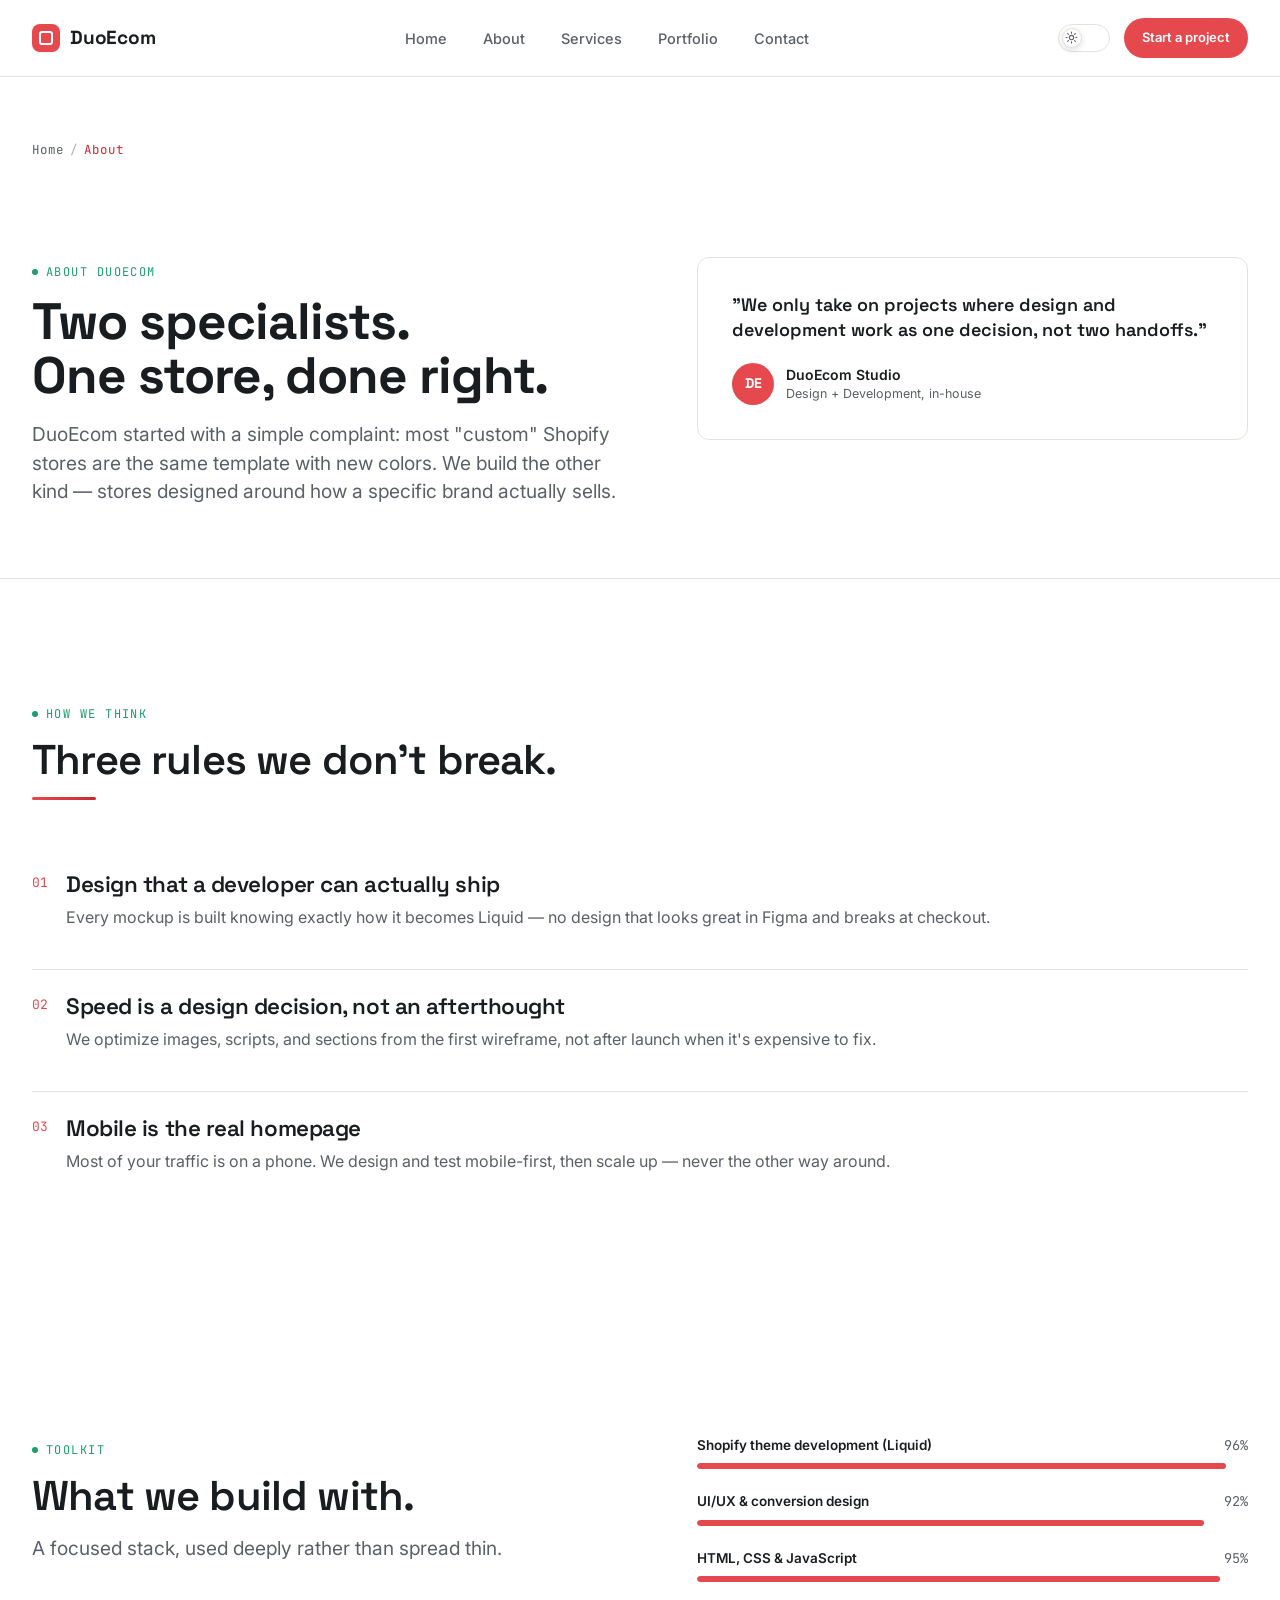
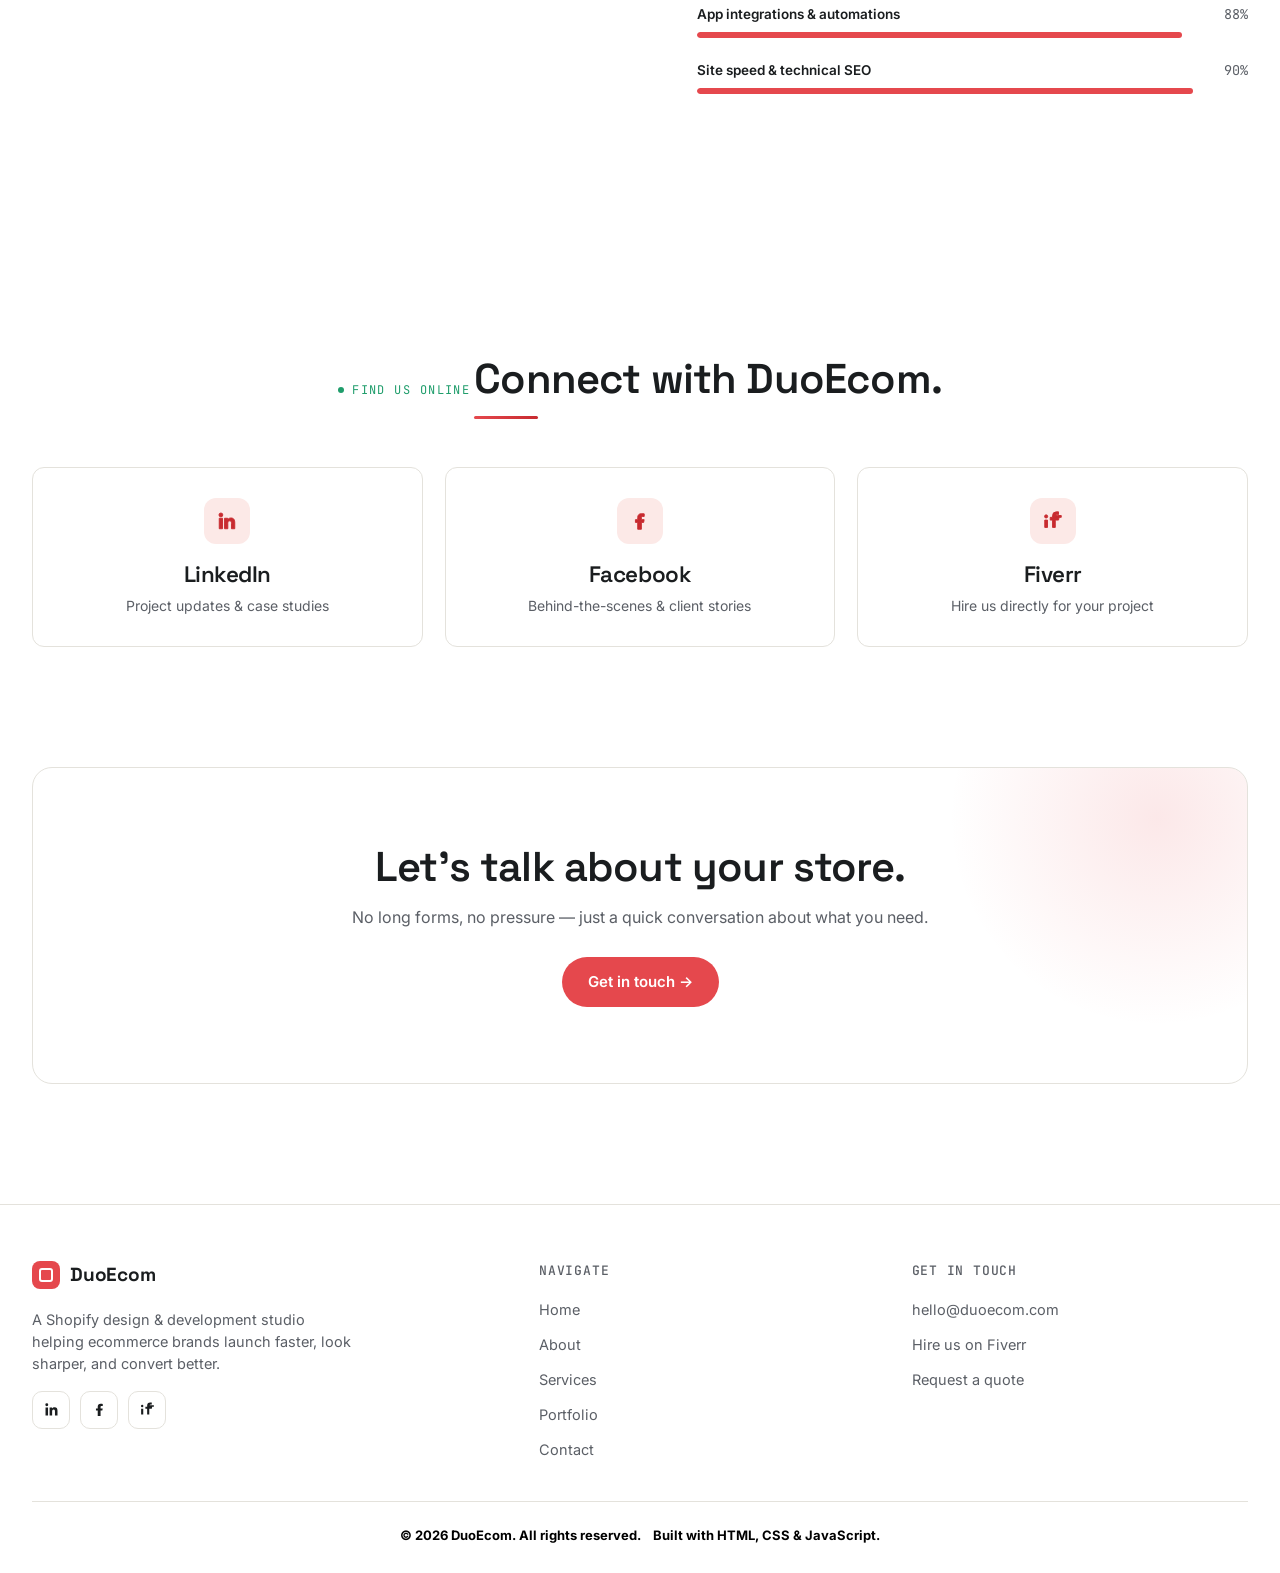
<file: about.html>
<!DOCTYPE html>
<html lang="en">
<head>
<meta charset="UTF-8">
<meta name="viewport" content="width=device-width, initial-scale=1.0">
<title>About — DuoEcom</title>
<meta name="description" content="Meet DuoEcom — a Shopify design and development studio built around two specialists: one designer, one developer, one shared obsession with stores that convert.">
<link rel="preconnect" href="https://fonts.googleapis.com">
<link href="https://fonts.googleapis.com/css2?family=Space+Grotesk:wght@500;600;700&family=Inter:wght@400;500;600;700&family=JetBrains+Mono:wght@400;500&display=swap" rel="stylesheet">
<link rel="stylesheet" href="style.css">
</head>
<body>

<header class="site-header">
  <nav class="nav container">
    <a href="index.html" class="logo"><span class="logo-mark"></span>DuoEcom</a>
    <ul class="nav-links">
      <li><a href="index.html">Home</a></li>
      <li><a href="about.html">About</a></li>
      <li><a href="services.html">Services</a></li>
      <li><a href="portfolio.html">Portfolio</a></li>
      <li><a href="contact.html">Contact</a></li>
    </ul>
    <div class="nav-right">
      <button class="theme-toggle" aria-label="Toggle dark mode" aria-pressed="false">
        <span class="knob">
          <svg class="icon-sun" viewBox="0 0 24 24" fill="none" stroke="currentColor" stroke-width="2" stroke-linecap="round"><circle cx="12" cy="12" r="4"/><path d="M12 2v2M12 20v2M4.93 4.93l1.41 1.41M17.66 17.66l1.41 1.41M2 12h2M20 12h2M6.34 17.66l-1.41 1.41M19.07 4.93l-1.41 1.41"/></svg>
          <svg class="icon-moon" viewBox="0 0 24 24" fill="none" stroke="currentColor" stroke-width="2" stroke-linecap="round" stroke-linejoin="round"><path d="M21 12.79A9 9 0 1 1 11.21 3 7 7 0 0 0 21 12.79z"/></svg>
        </span>
      </button>
      <a href="contact.html" class="btn btn-accent btn-sm nav-cta">Start a project</a>
      <button class="nav-toggle" aria-label="Toggle menu" aria-expanded="false">
        <span></span><span></span><span></span>
      </button>
    </div>
  </nav>
</header>

<div class="mobile-menu">
  <ul>
    <li><a href="index.html">Home</a></li>
    <li><a href="about.html">About</a></li>
    <li><a href="services.html">Services</a></li>
    <li><a href="portfolio.html">Portfolio</a></li>
    <li><a href="contact.html">Contact</a></li>
  </ul>
  <a href="contact.html" class="btn btn-accent mm-cta">Start a project</a>
  <button class="theme-toggle-mobile" aria-label="Toggle dark mode" aria-pressed="false">
    <svg class="icon-sun" viewBox="0 0 24 24" fill="none" stroke="currentColor" stroke-width="2" stroke-linecap="round" width="18" height="18"><circle cx="12" cy="12" r="4"/><path d="M12 2v2M12 20v2M4.93 4.93l1.41 1.41M17.66 17.66l1.41 1.41M2 12h2M20 12h2M6.34 17.66l-1.41 1.41M19.07 4.93l-1.41 1.41"/></svg>
    <svg class="icon-moon" viewBox="0 0 24 24" fill="none" stroke="currentColor" stroke-width="2" stroke-linecap="round" stroke-linejoin="round" width="18" height="18" style="display:none;"><path d="M21 12.79A9 9 0 1 1 11.21 3 7 7 0 0 0 21 12.79z"/></svg>
    <span>Dark mode</span>
  </button>
</div>

<main>

  <div class="container page-head">
    <p class="breadcrumb"><a href="index.html">Home</a><span class="sep">/</span><span class="here">About</span></p>
  </div>

  <!-- ============ INTRO ============ -->
  <section class="section-tight container">
    <div class="hero-grid" style="align-items:start;">
      <div class="reveal">
        <p class="eyebrow">About DuoEcom</p>
        <h1 style="font-size:clamp(2rem,4.5vw,3.2rem);">Two specialists.<br>One store, done right.</h1>
        <p class="lead" style="margin-top:18px;">DuoEcom started with a simple complaint: most "custom" Shopify stores are the same template with new colors. We build the other kind — stores designed around how a specific brand actually sells.</p>
      </div>
      <div class="reveal" style="--i:1">
        <div class="card" style="padding:34px;">
          <p style="font-family:var(--font-display); font-size:18px; font-weight:600; color:var(--ink); line-height:1.4;">"We only take on projects where design and development work as one decision, not two handoffs."</p>
          <div class="testimonial-person" style="margin-top:20px;">
            <div class="avatar">DE</div>
            <div><div class="name">DuoEcom Studio</div><div class="role">Design + Development, in-house</div></div>
          </div>
        </div>
      </div>
    </div>
  </section>

  <hr class="divider container">

  <!-- ============ VALUES ============ -->
  <section class="section container">
    <div class="section-head reveal">
      <p class="eyebrow">How we think</p>
      <h2>Three rules we don't break.</h2>
    </div>
    <div class="value-list reveal-group">
      <div class="value-row reveal" style="--i:0">
        <span class="value-num">01</span>
        <div>
          <h3>Design that a developer can actually ship</h3>
          <p style="margin-top:6px;">Every mockup is built knowing exactly how it becomes Liquid — no design that looks great in Figma and breaks at checkout.</p>
        </div>
      </div>
      <div class="value-row reveal" style="--i:1">
        <span class="value-num">02</span>
        <div>
          <h3>Speed is a design decision, not an afterthought</h3>
          <p style="margin-top:6px;">We optimize images, scripts, and sections from the first wireframe, not after launch when it's expensive to fix.</p>
        </div>
      </div>
      <div class="value-row reveal" style="--i:2">
        <span class="value-num">03</span>
        <div>
          <h3>Mobile is the real homepage</h3>
          <p style="margin-top:6px;">Most of your traffic is on a phone. We design and test mobile-first, then scale up — never the other way around.</p>
        </div>
      </div>
    </div>
  </section>

  <!-- ============ SKILLS ============ -->
  <section class="section section-bg">
    <div class="container">
      <div class="hero-grid" style="align-items:start;">
        <div class="reveal">
          <p class="eyebrow">Toolkit</p>
          <h2>What we build with.</h2>
          <p class="lead" style="margin-top:14px;">A focused stack, used deeply rather than spread thin.</p>
        </div>
        <div class="reveal" style="--i:1">
          <div class="skill-bar-group">
            <div class="skill-bar-label"><span>Shopify theme development (Liquid)</span><span>96%</span></div>
            <div class="skill-bar-track"><div class="skill-bar-fill" style="width:96%;"></div></div>
          </div>
          <div class="skill-bar-group">
            <div class="skill-bar-label"><span>UI/UX &amp; conversion design</span><span>92%</span></div>
            <div class="skill-bar-track"><div class="skill-bar-fill" style="width:92%;"></div></div>
          </div>
          <div class="skill-bar-group">
            <div class="skill-bar-label"><span>HTML, CSS &amp; JavaScript</span><span>95%</span></div>
            <div class="skill-bar-track"><div class="skill-bar-fill" style="width:95%;"></div></div>
          </div>
          <div class="skill-bar-group">
            <div class="skill-bar-label"><span>App integrations &amp; automations</span><span>88%</span></div>
            <div class="skill-bar-track"><div class="skill-bar-fill" style="width:88%;"></div></div>
          </div>
          <div class="skill-bar-group">
            <div class="skill-bar-label"><span>Site speed &amp; technical SEO</span><span>90%</span></div>
            <div class="skill-bar-track"><div class="skill-bar-fill" style="width:90%;"></div></div>
          </div>
        </div>
      </div>
    </div>
  </section>

  <!-- ============ TEAM / PROFILES ============ -->
  <section class="section container">
    <div class="section-head center reveal">
      <p class="eyebrow">Find us online</p>
      <h2>Connect with DuoEcom.</h2>
    </div>
    <div class="grid grid-3 reveal-group">
      <a href="https://linkedin.com" target="_blank" rel="noopener" class="card reveal center-text" style="--i:0;">
        <div class="service-icon" style="margin:0 auto 16px;">
          <svg viewBox="0 0 24 24" fill="var(--accent-dark)"><path d="M20.45 20.45h-3.56v-5.57c0-1.33-.02-3.04-1.85-3.04-1.85 0-2.14 1.45-2.14 2.94v5.67H9.34V9h3.41v1.56h.05c.48-.9 1.64-1.85 3.38-1.85 3.61 0 4.28 2.38 4.28 5.47v6.27zM5.34 7.43a2.07 2.07 0 1 1 0-4.14 2.07 2.07 0 0 1 0 4.14zM7.12 20.45H3.56V9h3.56v11.45z"/></svg>
        </div>
        <h3>LinkedIn</h3>
        <p style="margin-top:6px; font-size:14px;">Project updates &amp; case studies</p>
      </a>
      <a href="https://facebook.com" target="_blank" rel="noopener" class="card reveal center-text" style="--i:1;">
        <div class="service-icon" style="margin:0 auto 16px;">
          <svg viewBox="0 0 24 24" fill="var(--accent-dark)"><path d="M13.5 21v-7.5h2.5l.5-3h-3V8.5c0-.87.24-1.5 1.5-1.5h1.6V4.2C15.8 4.1 14.7 4 13.5 4 11 4 9.5 5.5 9.5 8.2v2.3H7v3h2.5V21h4z"/></svg>
        </div>
        <h3>Facebook</h3>
        <p style="margin-top:6px; font-size:14px;">Behind-the-scenes &amp; client stories</p>
      </a>
      <a href="https://fiverr.com" target="_blank" rel="noopener" class="card reveal center-text" style="--i:2;">
        <div class="service-icon" style="margin:0 auto 16px;">
          <svg viewBox="0 0 24 24" fill="var(--accent-dark)"><path d="M21 8h-6V6.5A1.5 1.5 0 0 1 16.5 5H18V2h-2.2A4.3 4.3 0 0 0 11.5 6.3V8H9v3h2.5v8h3v-8H18l.7-3h-3.7V6.5A.5.5 0 0 1 15.5 6H17v0h4zM3 11h3v8H3z"/><circle cx="4.5" cy="7" r="1.7"/></svg>
        </div>
        <h3>Fiverr</h3>
        <p style="margin-top:6px; font-size:14px;">Hire us directly for your project</p>
      </a>
    </div>
  </section>

  <!-- ============ CTA ============ -->
  <section class="section container" style="padding-top:0;">
    <div class="cta-band reveal">
      <h2>Let's talk about your store.</h2>
      <p>No long forms, no pressure — just a quick conversation about what you need.</p>
      <div class="btn-row">
        <a href="contact.html" class="btn btn-accent">Get in touch →</a>
      </div>
    </div>
  </section>

</main>

<footer class="site-footer">
  <div class="container">
    <div class="footer-top">
      <div class="footer-brand">
        <a href="index.html" class="logo"><span class="logo-mark"></span>DuoEcom</a>
        <p>A Shopify design &amp; development studio helping ecommerce brands launch faster, look sharper, and convert better.</p>
        <div class="social-row">
          <a href="https://linkedin.com" target="_blank" rel="noopener" class="social-btn" aria-label="LinkedIn">
            <svg viewBox="0 0 24 24" fill="var(--ink)"><path d="M20.45 20.45h-3.56v-5.57c0-1.33-.02-3.04-1.85-3.04-1.85 0-2.14 1.45-2.14 2.94v5.67H9.34V9h3.41v1.56h.05c.48-.9 1.64-1.85 3.38-1.85 3.61 0 4.28 2.38 4.28 5.47v6.27zM5.34 7.43a2.07 2.07 0 1 1 0-4.14 2.07 2.07 0 0 1 0 4.14zM7.12 20.45H3.56V9h3.56v11.45z"/></svg>
          </a>
          <a href="https://facebook.com" target="_blank" rel="noopener" class="social-btn" aria-label="Facebook">
            <svg viewBox="0 0 24 24" fill="var(--ink)"><path d="M13.5 21v-7.5h2.5l.5-3h-3V8.5c0-.87.24-1.5 1.5-1.5h1.6V4.2C15.8 4.1 14.7 4 13.5 4 11 4 9.5 5.5 9.5 8.2v2.3H7v3h2.5V21h4z"/></svg>
          </a>
          <a href="https://fiverr.com" target="_blank" rel="noopener" class="social-btn" aria-label="Fiverr">
            <svg viewBox="0 0 24 24" fill="var(--ink)"><path d="M21 8h-6V6.5A1.5 1.5 0 0 1 16.5 5H18V2h-2.2A4.3 4.3 0 0 0 11.5 6.3V8H9v3h2.5v8h3v-8H18l.7-3h-3.7V6.5A.5.5 0 0 1 15.5 6H17v0h4zM3 11h3v8H3z"/><circle cx="4.5" cy="7" r="1.7"/></svg>
          </a>
        </div>
      </div>
      <div class="footer-col">
        <h4>Navigate</h4>
        <ul>
          <li><a href="index.html">Home</a></li>
          <li><a href="about.html">About</a></li>
          <li><a href="services.html">Services</a></li>
          <li><a href="portfolio.html">Portfolio</a></li>
          <li><a href="contact.html">Contact</a></li>
        </ul>
      </div>
      <div class="footer-col">
        <h4>Get in touch</h4>
        <ul>
          <li><a href="mailto:hello@duoecom.com">hello@duoecom.com</a></li>
          <li><a href="https://fiverr.com" target="_blank" rel="noopener">Hire us on Fiverr</a></li>
          <li><a href="contact.html">Request a quote</a></li>
        </ul>
      </div>
    </div>
    <div class="footer-bottom">
      <span>© 2026 DuoEcom. All rights reserved.</span>
      <span>Built with HTML, CSS &amp; JavaScript.</span>
    </div>
  </div>
</footer>

<script src="https://cdnjs.cloudflare.com/ajax/libs/gsap/3.12.5/gsap.min.js" defer></script>
<script src="main.js" defer></script>
</body>
</html>
</file>
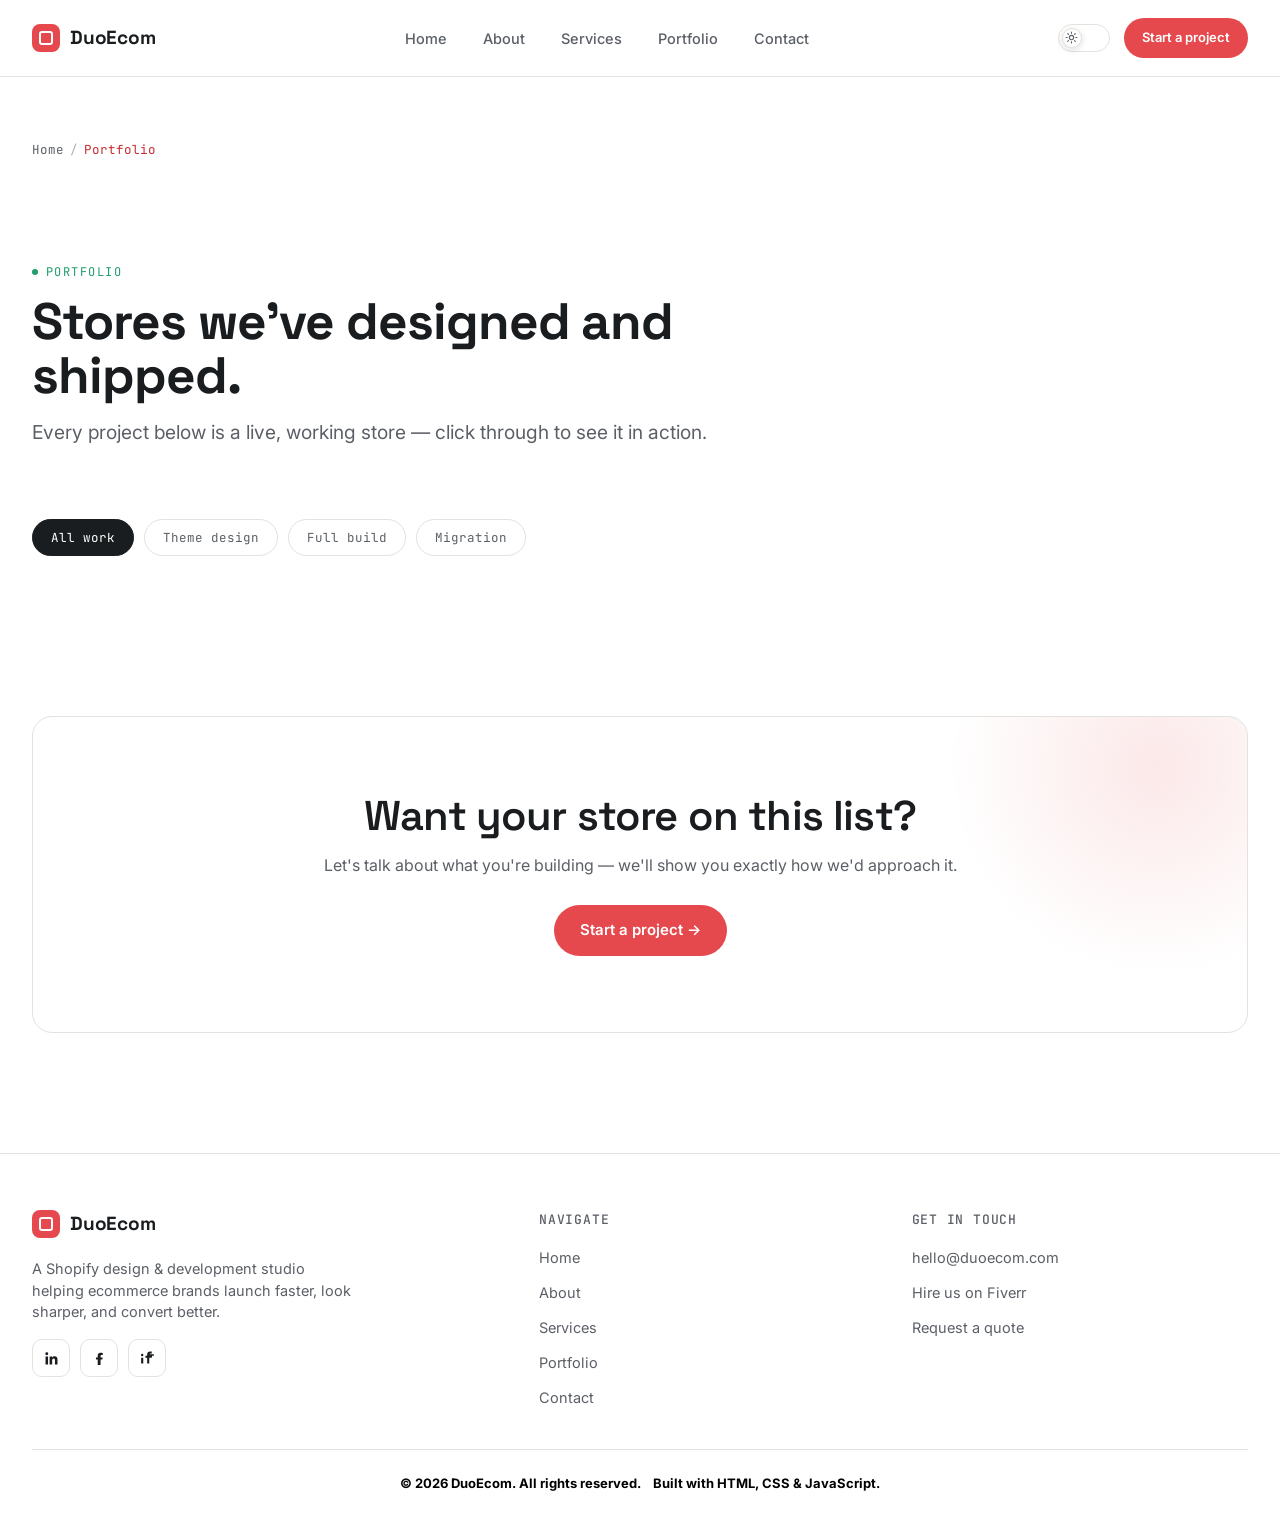
<file: portfolio.html>
<!DOCTYPE html>
<html lang="en">
<head>
<meta charset="UTF-8">
<meta name="viewport" content="width=device-width, initial-scale=1.0">
<title>Portfolio — DuoEcom</title>
<meta name="description" content="Browse Shopify stores designed and built by DuoEcom — live links, results, and the thinking behind each build.">
<link rel="preconnect" href="https://fonts.googleapis.com">
<link href="https://fonts.googleapis.com/css2?family=Space+Grotesk:wght@500;600;700&family=Inter:wght@400;500;600;700&family=JetBrains+Mono:wght@400;500&display=swap" rel="stylesheet">
<link rel="stylesheet" href="style.css">
<style>
  .filter-row { display:flex; gap:10px; flex-wrap:wrap; margin-bottom:40px; }
  .filter-btn {
    font-family: var(--font-mono);
    font-size: 12.5px;
    padding: 9px 18px;
    border-radius: 999px;
    border: 1px solid var(--line);
    background: var(--surface);
    color: var(--ink-soft);
    transition: all .2s ease;
  }
  .filter-btn.is-active { background: var(--ink); color: #fff; border-color: var(--ink); }
  .filter-btn:hover:not(.is-active) { border-color: var(--accent); color: var(--ink); }
</style>
</head>
<body>

<header class="site-header">
  <nav class="nav container">
    <a href="index.html" class="logo"><span class="logo-mark"></span>DuoEcom</a>
    <ul class="nav-links">
      <li><a href="index.html">Home</a></li>
      <li><a href="about.html">About</a></li>
      <li><a href="services.html">Services</a></li>
      <li><a href="portfolio.html">Portfolio</a></li>
      <li><a href="contact.html">Contact</a></li>
    </ul>
    <div class="nav-right">
      <button class="theme-toggle" aria-label="Toggle dark mode" aria-pressed="false">
        <span class="knob">
          <svg class="icon-sun" viewBox="0 0 24 24" fill="none" stroke="currentColor" stroke-width="2" stroke-linecap="round"><circle cx="12" cy="12" r="4"/><path d="M12 2v2M12 20v2M4.93 4.93l1.41 1.41M17.66 17.66l1.41 1.41M2 12h2M20 12h2M6.34 17.66l-1.41 1.41M19.07 4.93l-1.41 1.41"/></svg>
          <svg class="icon-moon" viewBox="0 0 24 24" fill="none" stroke="currentColor" stroke-width="2" stroke-linecap="round" stroke-linejoin="round"><path d="M21 12.79A9 9 0 1 1 11.21 3 7 7 0 0 0 21 12.79z"/></svg>
        </span>
      </button>
      <a href="contact.html" class="btn btn-accent btn-sm nav-cta">Start a project</a>
      <button class="nav-toggle" aria-label="Toggle menu" aria-expanded="false">
        <span></span><span></span><span></span>
      </button>
    </div>
  </nav>
</header>

<div class="mobile-menu">
  <ul>
    <li><a href="index.html">Home</a></li>
    <li><a href="about.html">About</a></li>
    <li><a href="services.html">Services</a></li>
    <li><a href="portfolio.html">Portfolio</a></li>
    <li><a href="contact.html">Contact</a></li>
  </ul>
  <a href="contact.html" class="btn btn-accent mm-cta">Start a project</a>
  <button class="theme-toggle-mobile" aria-label="Toggle dark mode" aria-pressed="false">
    <svg class="icon-sun" viewBox="0 0 24 24" fill="none" stroke="currentColor" stroke-width="2" stroke-linecap="round" width="18" height="18"><circle cx="12" cy="12" r="4"/><path d="M12 2v2M12 20v2M4.93 4.93l1.41 1.41M17.66 17.66l1.41 1.41M2 12h2M20 12h2M6.34 17.66l-1.41 1.41M19.07 4.93l-1.41 1.41"/></svg>
    <svg class="icon-moon" viewBox="0 0 24 24" fill="none" stroke="currentColor" stroke-width="2" stroke-linecap="round" stroke-linejoin="round" width="18" height="18" style="display:none;"><path d="M21 12.79A9 9 0 1 1 11.21 3 7 7 0 0 0 21 12.79z"/></svg>
    <span>Dark mode</span>
  </button>
</div>

<main>

  <div class="container page-head">
    <p class="breadcrumb"><a href="index.html">Home</a><span class="sep">/</span><span class="here">Portfolio</span></p>
  </div>

  <section class="section-tight container">
    <div class="reveal" style="max-width:680px;">
      <p class="eyebrow">Portfolio</p>
      <h1 style="font-size:clamp(2rem,4.5vw,3.2rem);">Stores we've designed and shipped.</h1>
      <p class="lead" style="margin-top:16px;">Every project below is a live, working store — click through to see it in action.</p>
    </div>
  </section>

  <section class="section container" style="padding-top:0;">
    <div class="filter-row reveal">
      <button class="filter-btn is-active" data-filter="all">All work</button>
      <button class="filter-btn" data-filter="theme">Theme design</button>
      <button class="filter-btn" data-filter="full">Full build</button>
      <button class="filter-btn" data-filter="migration">Migration</button>
    </div>

    <div class="grid grid-3 reveal-group">

      <div class="card portfolio-card reveal" style="--i:0" data-category="theme">
        <div class="store-frame">
          <div class="store-frame-bar">
            <div class="store-frame-dots"><span></span><span></span><span></span></div>
            <div class="store-frame-url">auralhome.com</div>
          </div>
          <div class="store-frame-body" style="background:linear-gradient(135deg,#FBEFE6,#F3E2D3);"></div>
        </div>
        <div class="portfolio-meta">
          <h3 style="font-size:17px;">Aural Home</h3>
          <p class="cat">Home decor · Theme design</p>
          <span class="result-chip">↑ 41% conversion rate</span><br>
          <a href="https://auralhome.com" target="_blank" rel="noopener" class="portfolio-link">Visit live store <svg viewBox="0 0 24 24" fill="none" stroke="currentColor" stroke-width="2"><path d="M7 17L17 7M7 7h10v10"/></svg></a>
        </div>
      </div>

      <div class="card portfolio-card reveal" style="--i:1" data-category="full">
        <div class="store-frame">
          <div class="store-frame-bar">
            <div class="store-frame-dots"><span></span><span></span><span></span></div>
            <div class="store-frame-url">peaksandco.com</div>
          </div>
          <div class="store-frame-body" style="background:linear-gradient(135deg,#E7EEFB,#DCE6F7);"></div>
        </div>
        <div class="portfolio-meta">
          <h3 style="font-size:17px;">Peaks &amp; Co.</h3>
          <p class="cat">Outdoor gear · Full build</p>
          <span class="result-chip">↑ 2.4x avg. order value</span><br>
          <a href="https://peaksandco.com" target="_blank" rel="noopener" class="portfolio-link">Visit live store <svg viewBox="0 0 24 24" fill="none" stroke="currentColor" stroke-width="2"><path d="M7 17L17 7M7 7h10v10"/></svg></a>
        </div>
      </div>

      <div class="card portfolio-card reveal" style="--i:2" data-category="migration">
        <div class="store-frame">
          <div class="store-frame-bar">
            <div class="store-frame-dots"><span></span><span></span><span></span></div>
            <div class="store-frame-url">lumenskin.co</div>
          </div>
          <div class="store-frame-body" style="background:linear-gradient(135deg,#EDEAFB,#E3DEF6);"></div>
        </div>
        <div class="portfolio-meta">
          <h3 style="font-size:17px;">Lumen Skincare</h3>
          <p class="cat">Beauty · Migration + theme</p>
          <span class="result-chip">↑ 98 PageSpeed score</span><br>
          <a href="https://lumenskin.co" target="_blank" rel="noopener" class="portfolio-link">Visit live store <svg viewBox="0 0 24 24" fill="none" stroke="currentColor" stroke-width="2"><path d="M7 17L17 7M7 7h10v10"/></svg></a>
        </div>
      </div>

      <div class="card portfolio-card reveal" style="--i:3" data-category="theme">
        <div class="store-frame">
          <div class="store-frame-bar">
            <div class="store-frame-dots"><span></span><span></span><span></span></div>
            <div class="store-frame-url">northgrain.co</div>
          </div>
          <div class="store-frame-body" style="background:linear-gradient(135deg,#F2EEE3,#E8E1D0);"></div>
        </div>
        <div class="portfolio-meta">
          <h3 style="font-size:17px;">Northgrain</h3>
          <p class="cat">Food &amp; beverage · Theme design</p>
          <span class="result-chip">↑ 33% repeat purchases</span><br>
          <a href="https://northgrain.co" target="_blank" rel="noopener" class="portfolio-link">Visit live store <svg viewBox="0 0 24 24" fill="none" stroke="currentColor" stroke-width="2"><path d="M7 17L17 7M7 7h10v10"/></svg></a>
        </div>
      </div>

      <div class="card portfolio-card reveal" style="--i:4" data-category="full">
        <div class="store-frame">
          <div class="store-frame-bar">
            <div class="store-frame-dots"><span></span><span></span><span></span></div>
            <div class="store-frame-url">velourstudio.com</div>
          </div>
          <div class="store-frame-body" style="background:linear-gradient(135deg,#F7E6EC,#EFD3DD);"></div>
        </div>
        <div class="portfolio-meta">
          <h3 style="font-size:17px;">Velour Studio</h3>
          <p class="cat">Apparel · Full build</p>
          <span class="result-chip">↑ 1.9x mobile conversions</span><br>
          <a href="https://velourstudio.com" target="_blank" rel="noopener" class="portfolio-link">Visit live store <svg viewBox="0 0 24 24" fill="none" stroke="currentColor" stroke-width="2"><path d="M7 17L17 7M7 7h10v10"/></svg></a>
        </div>
      </div>

      <div class="card portfolio-card reveal" style="--i:5" data-category="migration">
        <div class="store-frame">
          <div class="store-frame-bar">
            <div class="store-frame-dots"><span></span><span></span><span></span></div>
            <div class="store-frame-url">cedarandsage.com</div>
          </div>
          <div class="store-frame-body" style="background:linear-gradient(135deg,#E8F0E9,#D9E8DB);"></div>
        </div>
        <div class="portfolio-meta">
          <h3 style="font-size:17px;">Cedar &amp; Sage</h3>
          <p class="cat">Wellness · Migration + theme</p>
          <span class="result-chip">↑ 47% page speed</span><br>
          <a href="https://cedarandsage.com" target="_blank" rel="noopener" class="portfolio-link">Visit live store <svg viewBox="0 0 24 24" fill="none" stroke="currentColor" stroke-width="2"><path d="M7 17L17 7M7 7h10v10"/></svg></a>
        </div>
      </div>

    </div>
  </section>

  <!-- ============ CTA ============ -->
  <section class="section container" style="padding-top:0;">
    <div class="cta-band reveal">
      <h2>Want your store on this list?</h2>
      <p>Let's talk about what you're building — we'll show you exactly how we'd approach it.</p>
      <div class="btn-row">
        <a href="contact.html" class="btn btn-accent">Start a project →</a>
      </div>
    </div>
  </section>

</main>

<footer class="site-footer">
  <div class="container">
    <div class="footer-top">
      <div class="footer-brand">
        <a href="index.html" class="logo"><span class="logo-mark"></span>DuoEcom</a>
        <p>A Shopify design &amp; development studio helping ecommerce brands launch faster, look sharper, and convert better.</p>
        <div class="social-row">
          <a href="https://linkedin.com" target="_blank" rel="noopener" class="social-btn" aria-label="LinkedIn">
            <svg viewBox="0 0 24 24" fill="var(--ink)"><path d="M20.45 20.45h-3.56v-5.57c0-1.33-.02-3.04-1.85-3.04-1.85 0-2.14 1.45-2.14 2.94v5.67H9.34V9h3.41v1.56h.05c.48-.9 1.64-1.85 3.38-1.85 3.61 0 4.28 2.38 4.28 5.47v6.27zM5.34 7.43a2.07 2.07 0 1 1 0-4.14 2.07 2.07 0 0 1 0 4.14zM7.12 20.45H3.56V9h3.56v11.45z"/></svg>
          </a>
          <a href="https://facebook.com" target="_blank" rel="noopener" class="social-btn" aria-label="Facebook">
            <svg viewBox="0 0 24 24" fill="var(--ink)"><path d="M13.5 21v-7.5h2.5l.5-3h-3V8.5c0-.87.24-1.5 1.5-1.5h1.6V4.2C15.8 4.1 14.7 4 13.5 4 11 4 9.5 5.5 9.5 8.2v2.3H7v3h2.5V21h4z"/></svg>
          </a>
          <a href="https://fiverr.com" target="_blank" rel="noopener" class="social-btn" aria-label="Fiverr">
            <svg viewBox="0 0 24 24" fill="var(--ink)"><path d="M21 8h-6V6.5A1.5 1.5 0 0 1 16.5 5H18V2h-2.2A4.3 4.3 0 0 0 11.5 6.3V8H9v3h2.5v8h3v-8H18l.7-3h-3.7V6.5A.5.5 0 0 1 15.5 6H17v0h4zM3 11h3v8H3z"/><circle cx="4.5" cy="7" r="1.7"/></svg>
          </a>
        </div>
      </div>
      <div class="footer-col">
        <h4>Navigate</h4>
        <ul>
          <li><a href="index.html">Home</a></li>
          <li><a href="about.html">About</a></li>
          <li><a href="services.html">Services</a></li>
          <li><a href="portfolio.html">Portfolio</a></li>
          <li><a href="contact.html">Contact</a></li>
        </ul>
      </div>
      <div class="footer-col">
        <h4>Get in touch</h4>
        <ul>
          <li><a href="mailto:hello@duoecom.com">hello@duoecom.com</a></li>
          <li><a href="https://fiverr.com" target="_blank" rel="noopener">Hire us on Fiverr</a></li>
          <li><a href="contact.html">Request a quote</a></li>
        </ul>
      </div>
    </div>
    <div class="footer-bottom">
      <span>© 2026 DuoEcom. All rights reserved.</span>
      <span>Built with HTML, CSS &amp; JavaScript.</span>
    </div>
  </div>
</footer>

<script src="https://cdnjs.cloudflare.com/ajax/libs/gsap/3.12.5/gsap.min.js" defer></script>
<script src="main.js" defer></script>
</body>
</html>
</file>
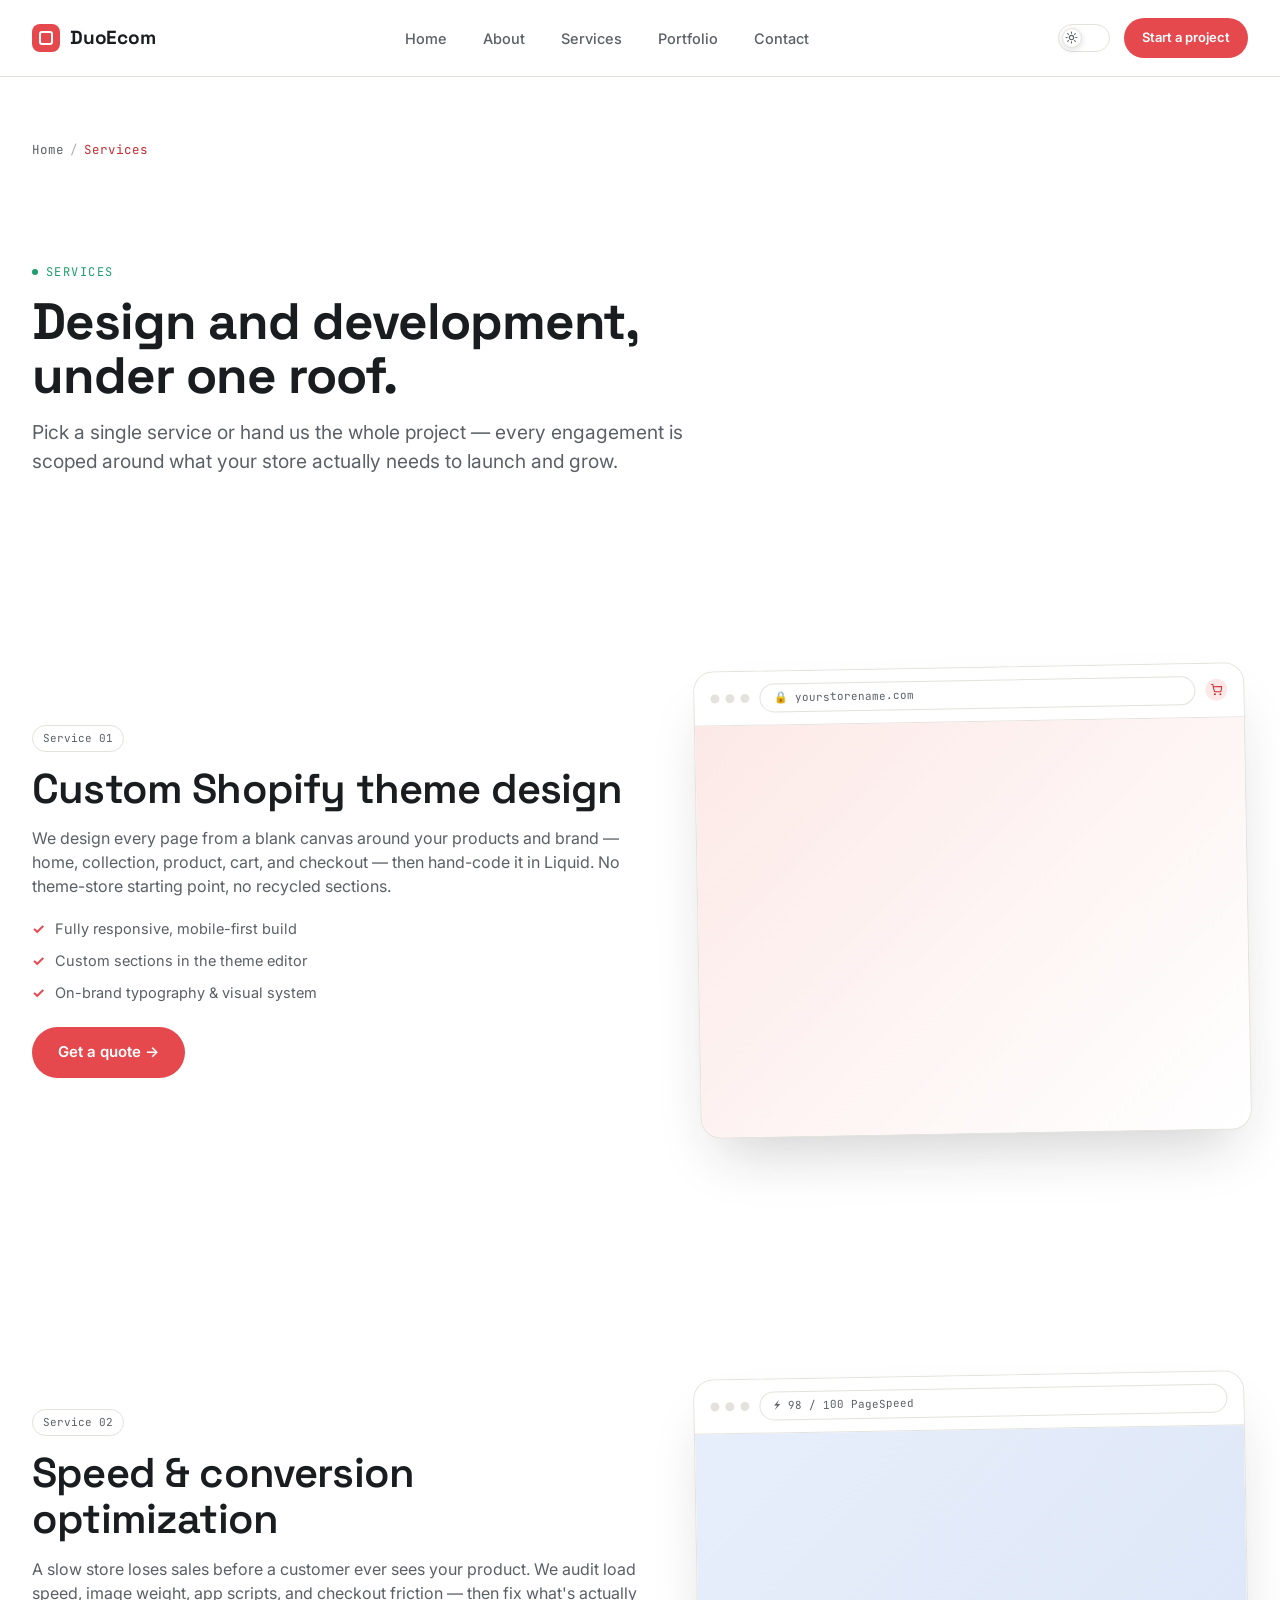
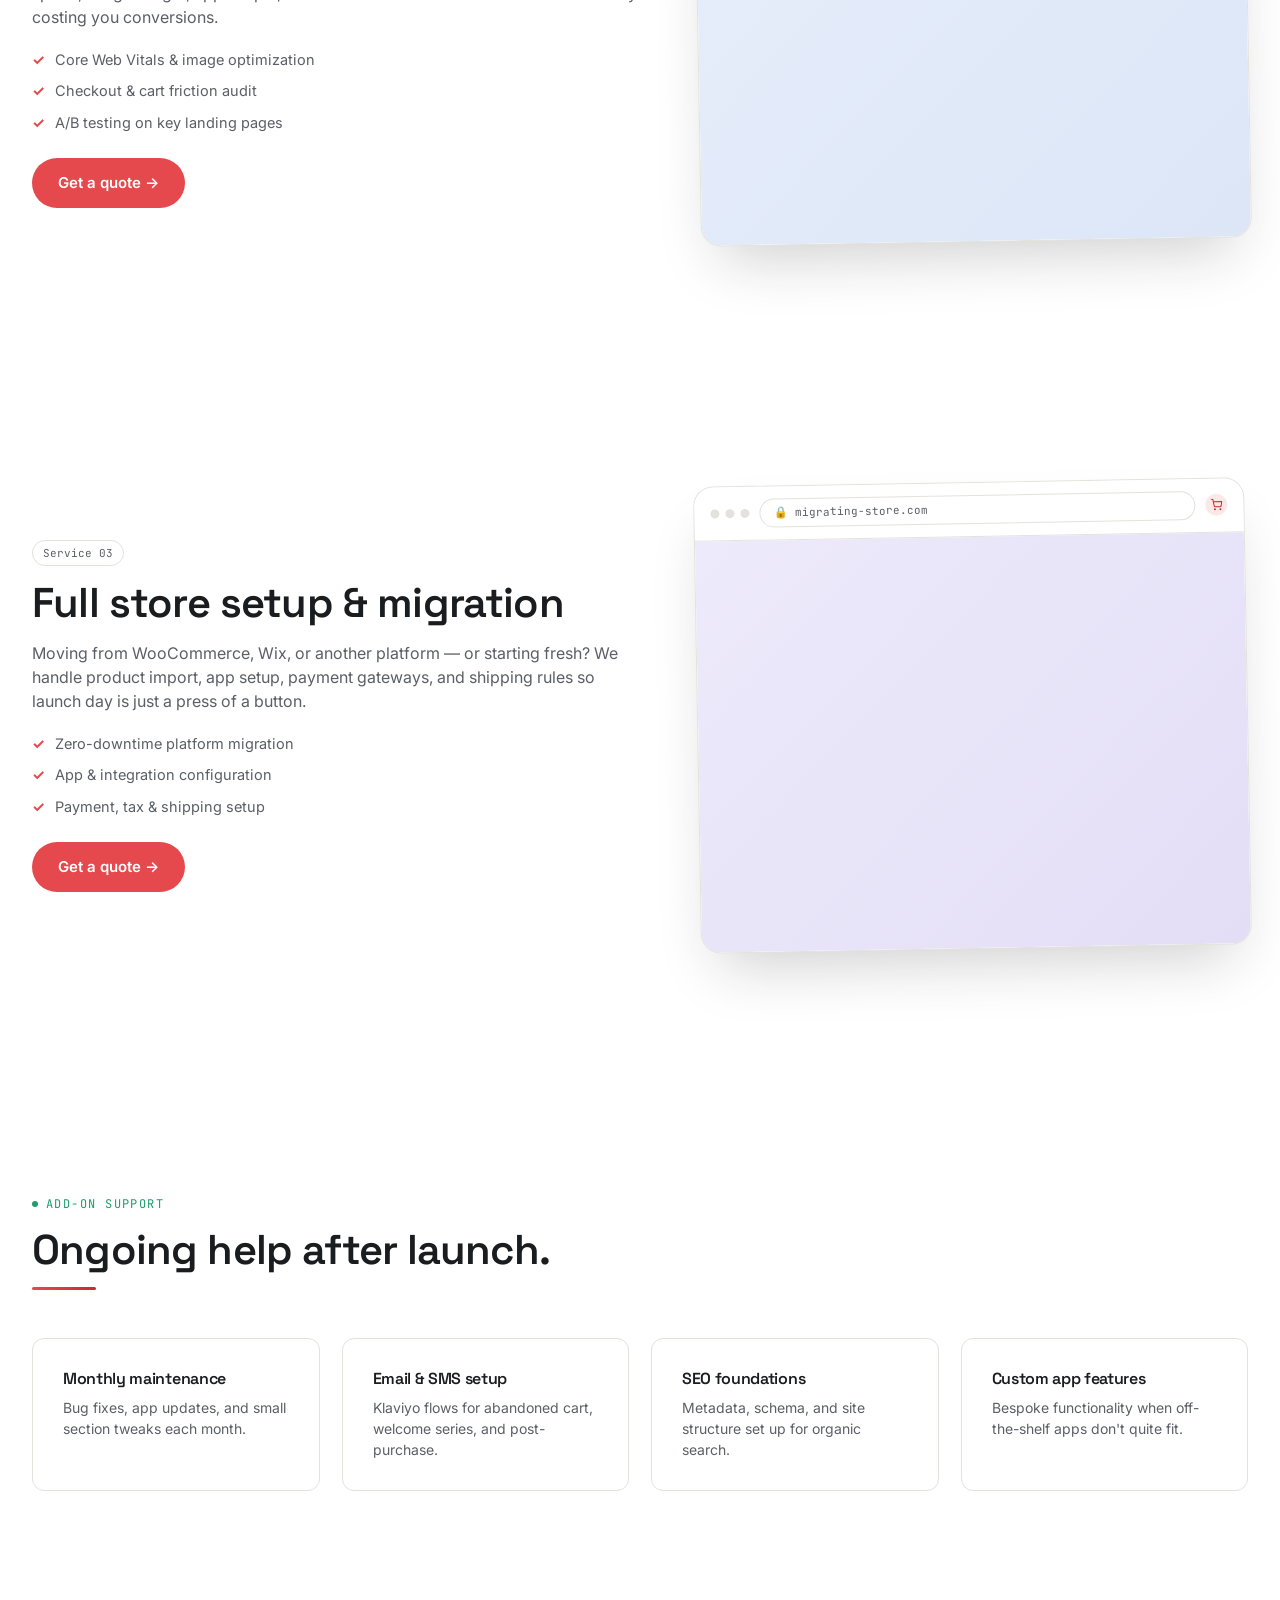
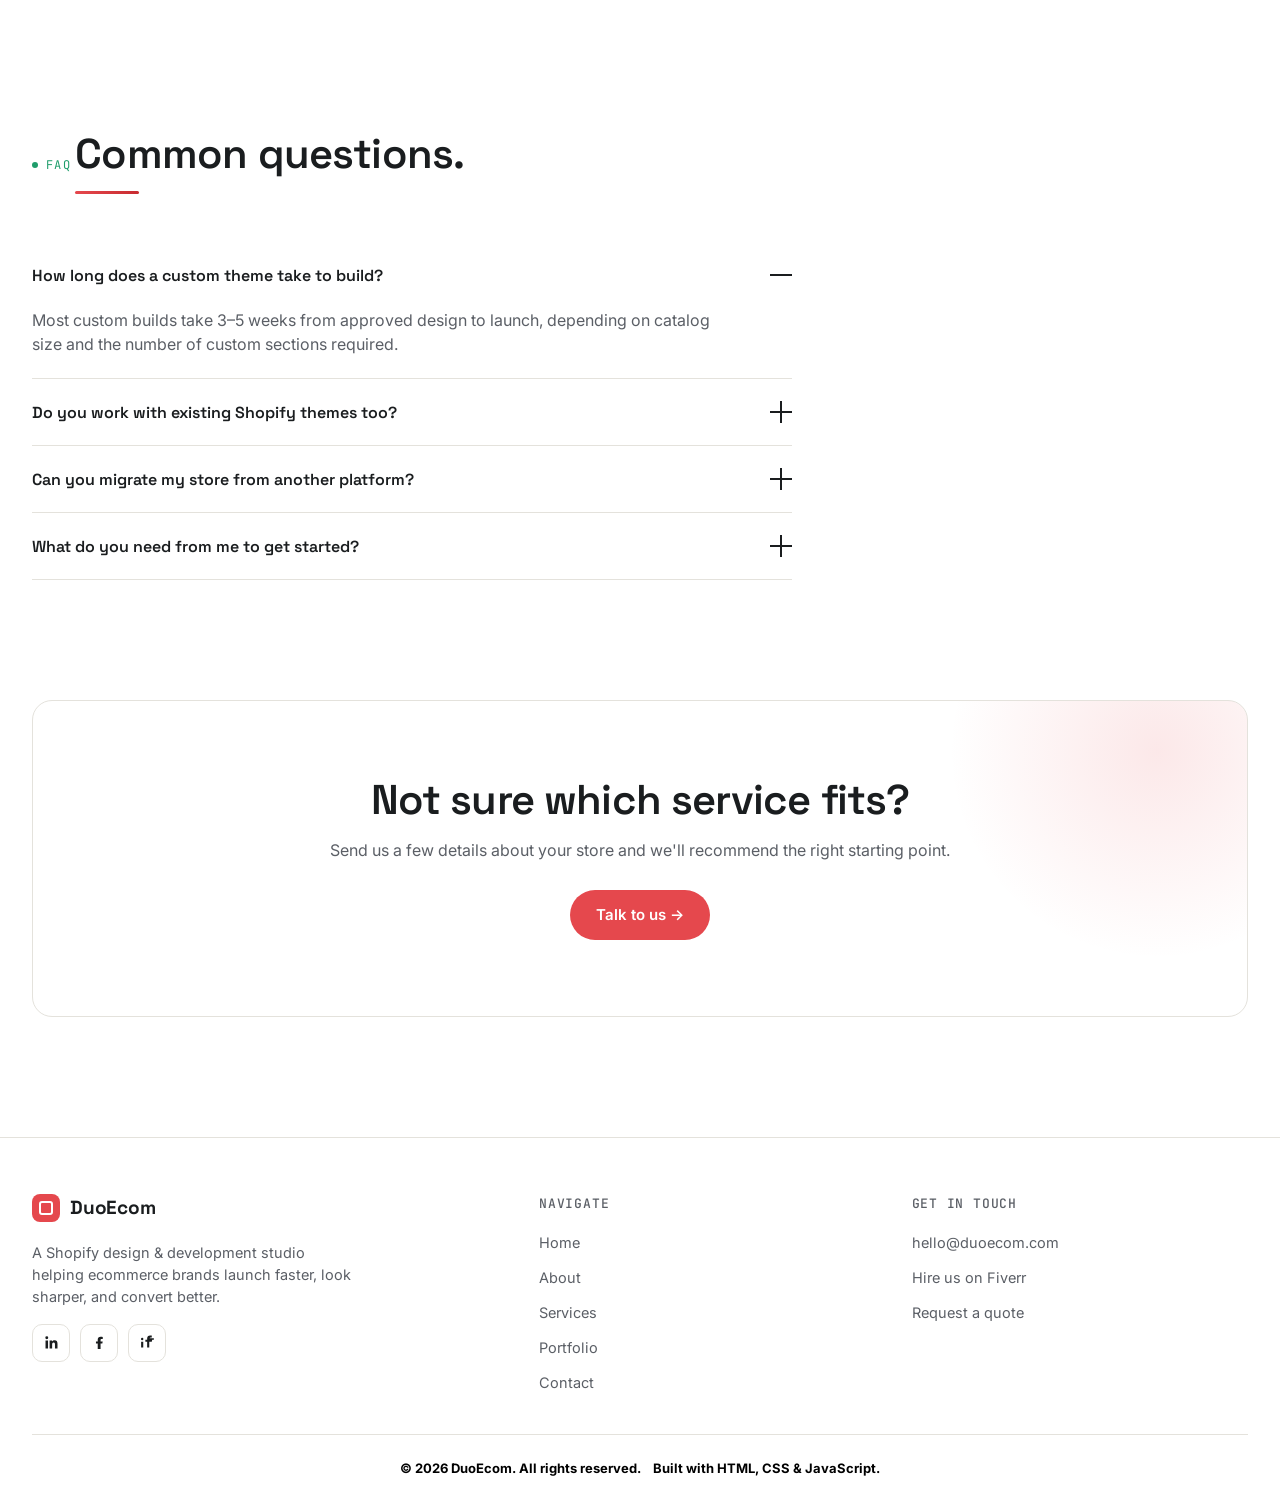
<file: services.html>
<!DOCTYPE html>
<html lang="en">
<head>
<meta charset="UTF-8">
<meta name="viewport" content="width=device-width, initial-scale=1.0">
<title>Services — DuoEcom</title>
<meta name="description" content="Custom Shopify theme design, store development, migrations, speed optimization, and conversion-rate audits — full-service Shopify development from DuoEcom.">
<link rel="preconnect" href="https://fonts.googleapis.com">
<link href="https://fonts.googleapis.com/css2?family=Space+Grotesk:wght@500;600;700&family=Inter:wght@400;500;600;700&family=JetBrains+Mono:wght@400;500&display=swap" rel="stylesheet">
<link rel="stylesheet" href="style.css">
</head>
<body>

<header class="site-header">
  <nav class="nav container">
    <a href="index.html" class="logo"><span class="logo-mark"></span>DuoEcom</a>
    <ul class="nav-links">
      <li><a href="index.html">Home</a></li>
      <li><a href="about.html">About</a></li>
      <li><a href="services.html">Services</a></li>
      <li><a href="portfolio.html">Portfolio</a></li>
      <li><a href="contact.html">Contact</a></li>
    </ul>
    <div class="nav-right">
      <button class="theme-toggle" aria-label="Toggle dark mode" aria-pressed="false">
        <span class="knob">
          <svg class="icon-sun" viewBox="0 0 24 24" fill="none" stroke="currentColor" stroke-width="2" stroke-linecap="round"><circle cx="12" cy="12" r="4"/><path d="M12 2v2M12 20v2M4.93 4.93l1.41 1.41M17.66 17.66l1.41 1.41M2 12h2M20 12h2M6.34 17.66l-1.41 1.41M19.07 4.93l-1.41 1.41"/></svg>
          <svg class="icon-moon" viewBox="0 0 24 24" fill="none" stroke="currentColor" stroke-width="2" stroke-linecap="round" stroke-linejoin="round"><path d="M21 12.79A9 9 0 1 1 11.21 3 7 7 0 0 0 21 12.79z"/></svg>
        </span>
      </button>
      <a href="contact.html" class="btn btn-accent btn-sm nav-cta">Start a project</a>
      <button class="nav-toggle" aria-label="Toggle menu" aria-expanded="false">
        <span></span><span></span><span></span>
      </button>
    </div>
  </nav>
</header>

<div class="mobile-menu">
  <ul>
    <li><a href="index.html">Home</a></li>
    <li><a href="about.html">About</a></li>
    <li><a href="services.html">Services</a></li>
    <li><a href="portfolio.html">Portfolio</a></li>
    <li><a href="contact.html">Contact</a></li>
  </ul>
  <a href="contact.html" class="btn btn-accent mm-cta">Start a project</a>
  <button class="theme-toggle-mobile" aria-label="Toggle dark mode" aria-pressed="false">
    <svg class="icon-sun" viewBox="0 0 24 24" fill="none" stroke="currentColor" stroke-width="2" stroke-linecap="round" width="18" height="18"><circle cx="12" cy="12" r="4"/><path d="M12 2v2M12 20v2M4.93 4.93l1.41 1.41M17.66 17.66l1.41 1.41M2 12h2M20 12h2M6.34 17.66l-1.41 1.41M19.07 4.93l-1.41 1.41"/></svg>
    <svg class="icon-moon" viewBox="0 0 24 24" fill="none" stroke="currentColor" stroke-width="2" stroke-linecap="round" stroke-linejoin="round" width="18" height="18" style="display:none;"><path d="M21 12.79A9 9 0 1 1 11.21 3 7 7 0 0 0 21 12.79z"/></svg>
    <span>Dark mode</span>
  </button>
</div>

<main>

  <div class="container page-head">
    <p class="breadcrumb"><a href="index.html">Home</a><span class="sep">/</span><span class="here">Services</span></p>
  </div>

  <section class="section-tight container">
    <div class="reveal" style="max-width:680px;">
      <p class="eyebrow">Services</p>
      <h1 style="font-size:clamp(2rem,4.5vw,3.2rem);">Design and development, under one roof.</h1>
      <p class="lead" style="margin-top:16px;">Pick a single service or hand us the whole project — every engagement is scoped around what your store actually needs to launch and grow.</p>
    </div>
  </section>

  <!-- ============ SERVICE 1 ============ -->
  <section class="section container">
    <div class="hero-grid reveal">
      <div>
        <span class="tag" style="margin-bottom:14px; display:inline-block;">Service 01</span>
        <h2>Custom Shopify theme design</h2>
        <p style="margin-top:14px;">We design every page from a blank canvas around your products and brand — home, collection, product, cart, and checkout — then hand-code it in Liquid. No theme-store starting point, no recycled sections.</p>
        <ul style="margin-top:20px; display:flex; flex-direction:column; gap:10px;">
          <li style="display:flex; gap:10px; font-size:14.5px; color:var(--ink-soft);"><span style="color:var(--accent); font-weight:700;">✓</span>Fully responsive, mobile-first build</li>
          <li style="display:flex; gap:10px; font-size:14.5px; color:var(--ink-soft);"><span style="color:var(--accent); font-weight:700;">✓</span>Custom sections in the theme editor</li>
          <li style="display:flex; gap:10px; font-size:14.5px; color:var(--ink-soft);"><span style="color:var(--accent); font-weight:700;">✓</span>On-brand typography &amp; visual system</li>
        </ul>
        <a href="contact.html" class="btn btn-accent" style="margin-top:24px;">Get a quote →</a>
      </div>
      <div class="store-frame">
        <div class="store-frame-bar">
          <div class="store-frame-dots"><span></span><span></span><span></span></div>
          <div class="store-frame-url">🔒 yourstorename.com</div>
          <div class="store-frame-cart">
            <svg viewBox="0 0 24 24" fill="none" stroke="var(--accent-dark)" stroke-width="2"><circle cx="9" cy="21" r="1"/><circle cx="20" cy="21" r="1"/><path d="M1 1h4l2.68 13.39a2 2 0 0 0 2 1.61h9.72a2 2 0 0 0 2-1.61L23 6H6"/></svg>
          </div>
        </div>
        <div class="store-frame-body" style="background:linear-gradient(135deg,var(--accent-tint),var(--bg-soft));"></div>
      </div>
    </div>
  </section>

  <!-- ============ SERVICE 2 ============ -->
  <section class="section section-bg">
    <div class="container">
      <div class="hero-grid reveal">
        <div class="store-frame" style="order:2;">
          <div class="store-frame-bar">
            <div class="store-frame-dots"><span></span><span></span><span></span></div>
            <div class="store-frame-url">⚡ 98 / 100 PageSpeed</div>
          </div>
          <div class="store-frame-body" style="background:linear-gradient(135deg,#E7EEFB,#DCE6F7);"></div>
        </div>
        <div style="order:1;">
          <span class="tag" style="margin-bottom:14px; display:inline-block;">Service 02</span>
          <h2>Speed &amp; conversion optimization</h2>
          <p style="margin-top:14px;">A slow store loses sales before a customer ever sees your product. We audit load speed, image weight, app scripts, and checkout friction — then fix what's actually costing you conversions.</p>
          <ul style="margin-top:20px; display:flex; flex-direction:column; gap:10px;">
            <li style="display:flex; gap:10px; font-size:14.5px; color:var(--ink-soft);"><span style="color:var(--accent); font-weight:700;">✓</span>Core Web Vitals &amp; image optimization</li>
            <li style="display:flex; gap:10px; font-size:14.5px; color:var(--ink-soft);"><span style="color:var(--accent); font-weight:700;">✓</span>Checkout &amp; cart friction audit</li>
            <li style="display:flex; gap:10px; font-size:14.5px; color:var(--ink-soft);"><span style="color:var(--accent); font-weight:700;">✓</span>A/B testing on key landing pages</li>
          </ul>
          <a href="contact.html" class="btn btn-accent" style="margin-top:24px;">Get a quote →</a>
        </div>
      </div>
    </div>
  </section>

  <!-- ============ SERVICE 3 ============ -->
  <section class="section container">
    <div class="hero-grid reveal">
      <div>
        <span class="tag" style="margin-bottom:14px; display:inline-block;">Service 03</span>
        <h2>Full store setup &amp; migration</h2>
        <p style="margin-top:14px;">Moving from WooCommerce, Wix, or another platform — or starting fresh? We handle product import, app setup, payment gateways, and shipping rules so launch day is just a press of a button.</p>
        <ul style="margin-top:20px; display:flex; flex-direction:column; gap:10px;">
          <li style="display:flex; gap:10px; font-size:14.5px; color:var(--ink-soft);"><span style="color:var(--accent); font-weight:700;">✓</span>Zero-downtime platform migration</li>
          <li style="display:flex; gap:10px; font-size:14.5px; color:var(--ink-soft);"><span style="color:var(--accent); font-weight:700;">✓</span>App &amp; integration configuration</li>
          <li style="display:flex; gap:10px; font-size:14.5px; color:var(--ink-soft);"><span style="color:var(--accent); font-weight:700;">✓</span>Payment, tax &amp; shipping setup</li>
        </ul>
        <a href="contact.html" class="btn btn-accent" style="margin-top:24px;">Get a quote →</a>
      </div>
      <div class="store-frame">
        <div class="store-frame-bar">
          <div class="store-frame-dots"><span></span><span></span><span></span></div>
          <div class="store-frame-url">🔒 migrating-store.com</div>
          <div class="store-frame-cart">
            <svg viewBox="0 0 24 24" fill="none" stroke="var(--accent-dark)" stroke-width="2"><circle cx="9" cy="21" r="1"/><circle cx="20" cy="21" r="1"/><path d="M1 1h4l2.68 13.39a2 2 0 0 0 2 1.61h9.72a2 2 0 0 0 2-1.61L23 6H6"/></svg>
          </div>
        </div>
        <div class="store-frame-body" style="background:linear-gradient(135deg,#EDEAFB,#E3DEF6);"></div>
      </div>
    </div>
  </section>

  <!-- ============ ADD-ONS ============ -->
  <section class="section section-bg">
    <div class="container">
      <div class="section-head reveal">
        <p class="eyebrow">Add-on support</p>
        <h2>Ongoing help after launch.</h2>
      </div>
      <div class="grid grid-4 reveal-group">
        <div class="card reveal" style="--i:0">
          <h3 style="font-size:16px;">Monthly maintenance</h3>
          <p style="margin-top:8px; font-size:14px;">Bug fixes, app updates, and small section tweaks each month.</p>
        </div>
        <div class="card reveal" style="--i:1">
          <h3 style="font-size:16px;">Email &amp; SMS setup</h3>
          <p style="margin-top:8px; font-size:14px;">Klaviyo flows for abandoned cart, welcome series, and post-purchase.</p>
        </div>
        <div class="card reveal" style="--i:2">
          <h3 style="font-size:16px;">SEO foundations</h3>
          <p style="margin-top:8px; font-size:14px;">Metadata, schema, and site structure set up for organic search.</p>
        </div>
        <div class="card reveal" style="--i:3">
          <h3 style="font-size:16px;">Custom app features</h3>
          <p style="margin-top:8px; font-size:14px;">Bespoke functionality when off-the-shelf apps don't quite fit.</p>
        </div>
      </div>
    </div>
  </section>

  <!-- ============ FAQ ============ -->
  <section class="section container">
    <div class="section-head reveal">
      <p class="eyebrow">FAQ</p>
      <h2>Common questions.</h2>
    </div>
    <div style="max-width:760px;">
      <div class="faq-item open">
        <button class="faq-q"><span>How long does a custom theme take to build?</span><span class="plus"></span></button>
        <div class="faq-a"><div class="faq-a-inner"><p>Most custom builds take 3–5 weeks from approved design to launch, depending on catalog size and the number of custom sections required.</p></div></div>
      </div>
      <div class="faq-item">
        <button class="faq-q"><span>Do you work with existing Shopify themes too?</span><span class="plus"></span></button>
        <div class="faq-a"><div class="faq-a-inner"><p>Yes — we regularly customize purchased themes, fix bugs, and extend functionality without a full rebuild if that fits your budget better.</p></div></div>
      </div>
      <div class="faq-item">
        <button class="faq-q"><span>Can you migrate my store from another platform?</span><span class="plus"></span></button>
        <div class="faq-a"><div class="faq-a-inner"><p>Yes, including WooCommerce, Wix, BigCommerce, and Etsy. We handle products, customers, and order history with minimal downtime.</p></div></div>
      </div>
      <div class="faq-item">
        <button class="faq-q"><span>What do you need from me to get started?</span><span class="plus"></span></button>
        <div class="faq-a"><div class="faq-a-inner"><p>Brand assets (logo, colors, product photos) and a short brief on your goals. We'll guide you through anything missing during discovery.</p></div></div>
      </div>
    </div>
  </section>

  <!-- ============ CTA ============ -->
  <section class="section container" style="padding-top:0;">
    <div class="cta-band reveal">
      <h2>Not sure which service fits?</h2>
      <p>Send us a few details about your store and we'll recommend the right starting point.</p>
      <div class="btn-row">
        <a href="contact.html" class="btn btn-accent">Talk to us →</a>
      </div>
    </div>
  </section>

</main>

<footer class="site-footer">
  <div class="container">
    <div class="footer-top">
      <div class="footer-brand">
        <a href="index.html" class="logo"><span class="logo-mark"></span>DuoEcom</a>
        <p>A Shopify design &amp; development studio helping ecommerce brands launch faster, look sharper, and convert better.</p>
        <div class="social-row">
          <a href="https://linkedin.com" target="_blank" rel="noopener" class="social-btn" aria-label="LinkedIn">
            <svg viewBox="0 0 24 24" fill="var(--ink)"><path d="M20.45 20.45h-3.56v-5.57c0-1.33-.02-3.04-1.85-3.04-1.85 0-2.14 1.45-2.14 2.94v5.67H9.34V9h3.41v1.56h.05c.48-.9 1.64-1.85 3.38-1.85 3.61 0 4.28 2.38 4.28 5.47v6.27zM5.34 7.43a2.07 2.07 0 1 1 0-4.14 2.07 2.07 0 0 1 0 4.14zM7.12 20.45H3.56V9h3.56v11.45z"/></svg>
          </a>
          <a href="https://facebook.com" target="_blank" rel="noopener" class="social-btn" aria-label="Facebook">
            <svg viewBox="0 0 24 24" fill="var(--ink)"><path d="M13.5 21v-7.5h2.5l.5-3h-3V8.5c0-.87.24-1.5 1.5-1.5h1.6V4.2C15.8 4.1 14.7 4 13.5 4 11 4 9.5 5.5 9.5 8.2v2.3H7v3h2.5V21h4z"/></svg>
          </a>
          <a href="https://fiverr.com" target="_blank" rel="noopener" class="social-btn" aria-label="Fiverr">
            <svg viewBox="0 0 24 24" fill="var(--ink)"><path d="M21 8h-6V6.5A1.5 1.5 0 0 1 16.5 5H18V2h-2.2A4.3 4.3 0 0 0 11.5 6.3V8H9v3h2.5v8h3v-8H18l.7-3h-3.7V6.5A.5.5 0 0 1 15.5 6H17v0h4zM3 11h3v8H3z"/><circle cx="4.5" cy="7" r="1.7"/></svg>
          </a>
        </div>
      </div>
      <div class="footer-col">
        <h4>Navigate</h4>
        <ul>
          <li><a href="index.html">Home</a></li>
          <li><a href="about.html">About</a></li>
          <li><a href="services.html">Services</a></li>
          <li><a href="portfolio.html">Portfolio</a></li>
          <li><a href="contact.html">Contact</a></li>
        </ul>
      </div>
      <div class="footer-col">
        <h4>Get in touch</h4>
        <ul>
          <li><a href="mailto:hello@duoecom.com">hello@duoecom.com</a></li>
          <li><a href="https://fiverr.com" target="_blank" rel="noopener">Hire us on Fiverr</a></li>
          <li><a href="contact.html">Request a quote</a></li>
        </ul>
      </div>
    </div>
    <div class="footer-bottom">
      <span>© 2026 DuoEcom. All rights reserved.</span>
      <span>Built with HTML, CSS &amp; JavaScript.</span>
    </div>
  </div>
</footer>

<script src="https://cdnjs.cloudflare.com/ajax/libs/gsap/3.12.5/gsap.min.js" defer></script>
<script src="main.js" defer></script>
</body>
</html>
</file>
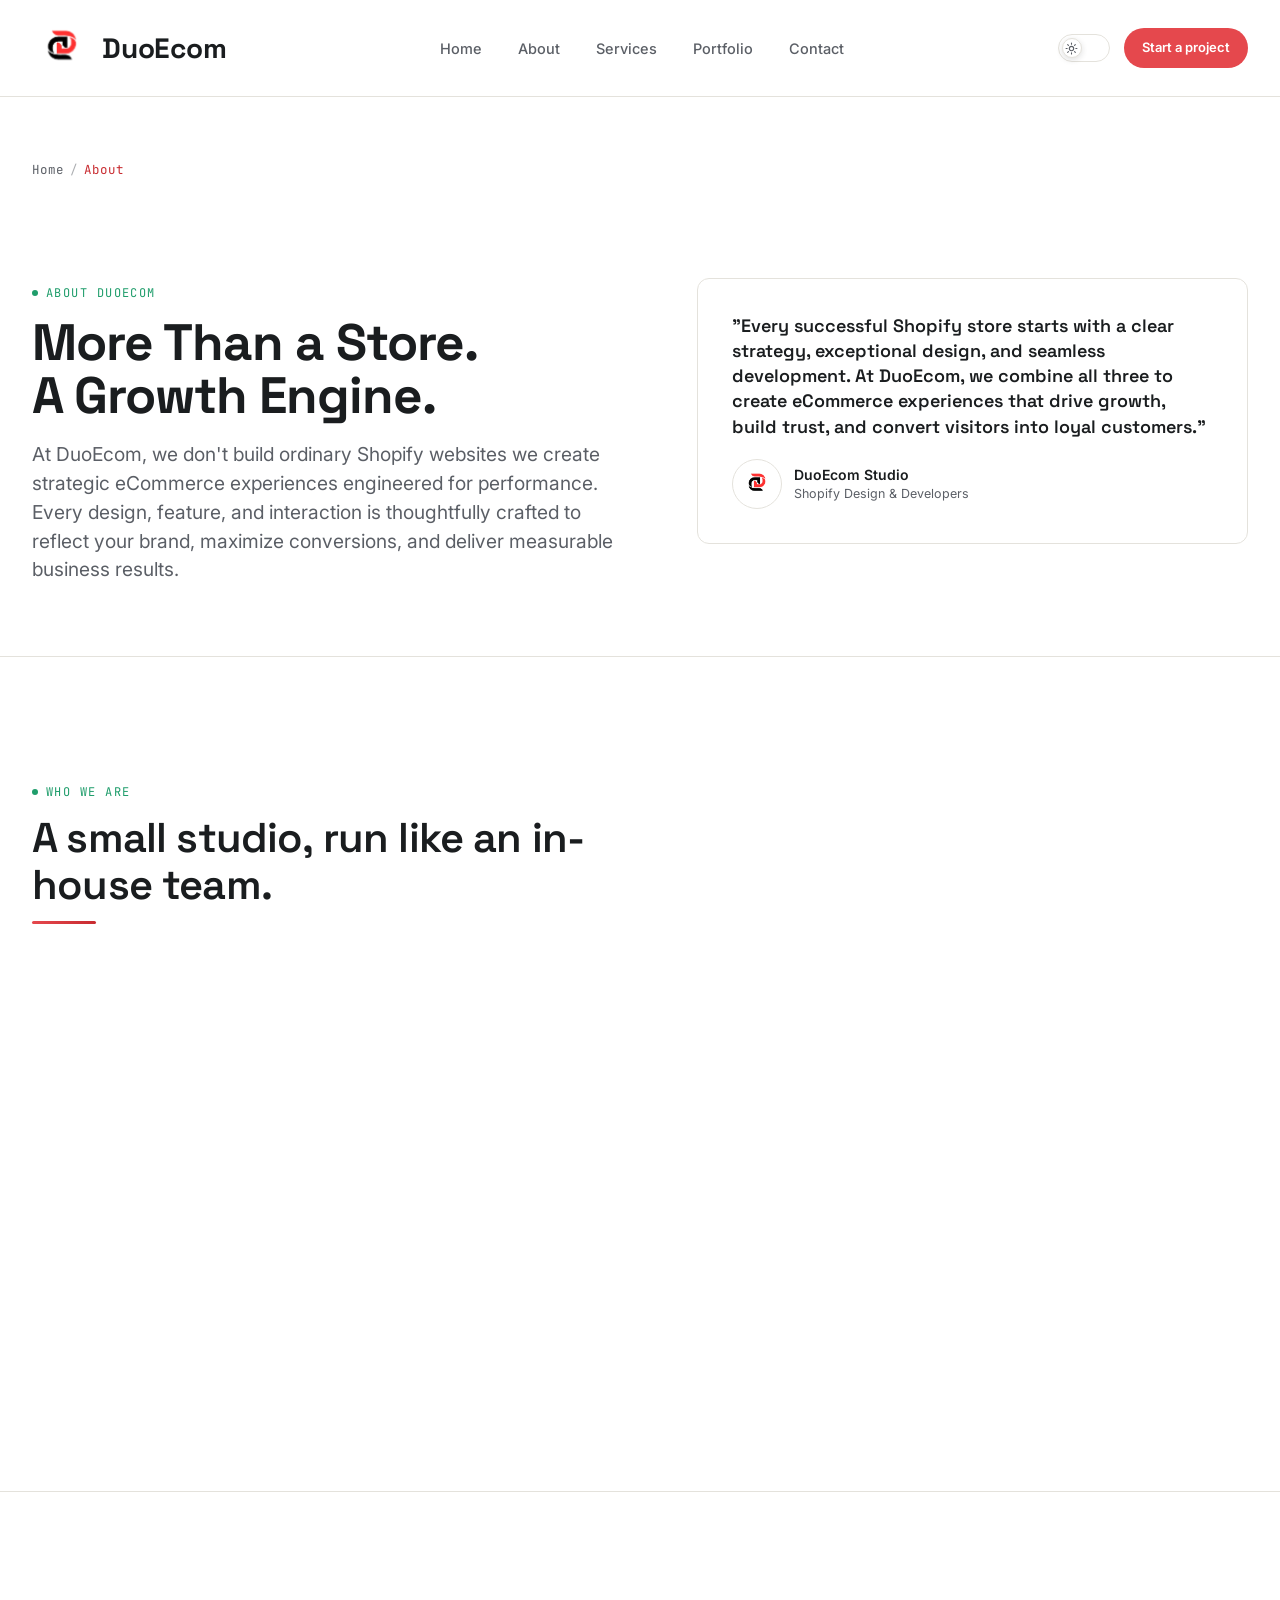
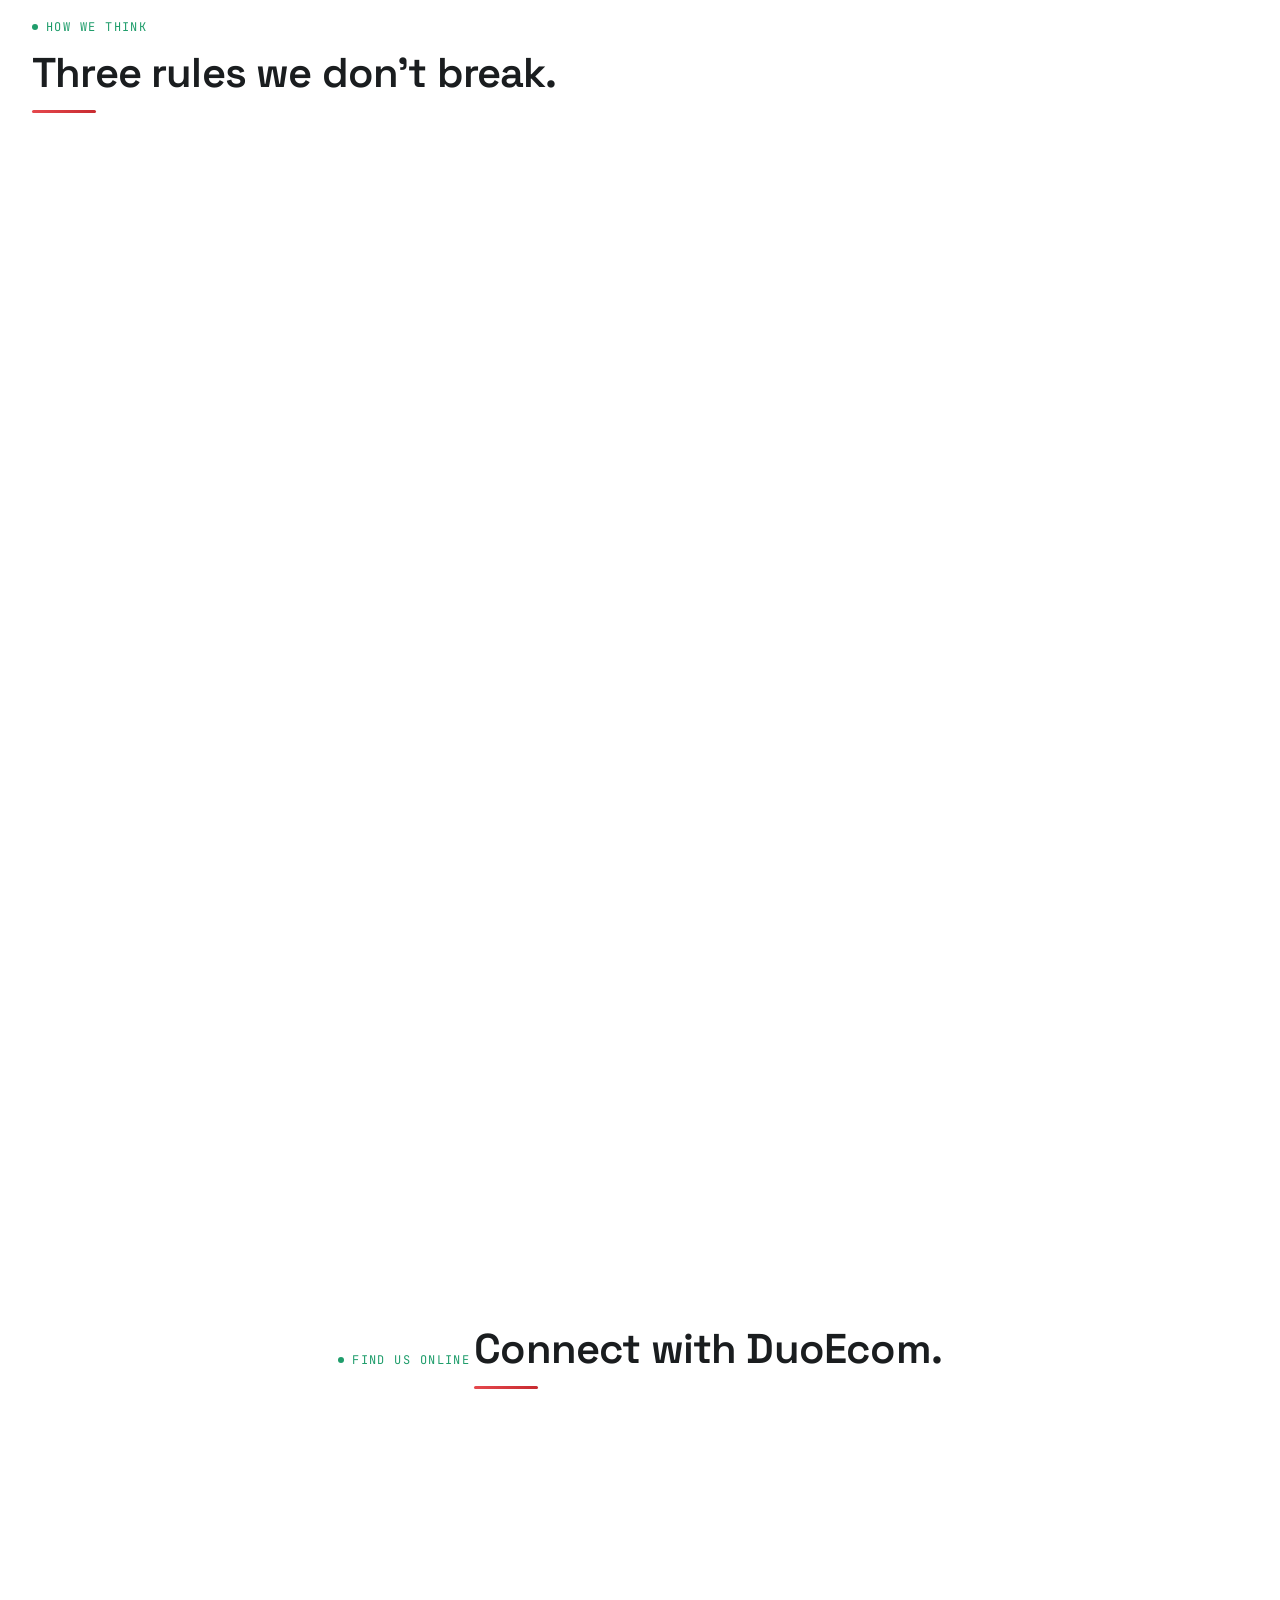
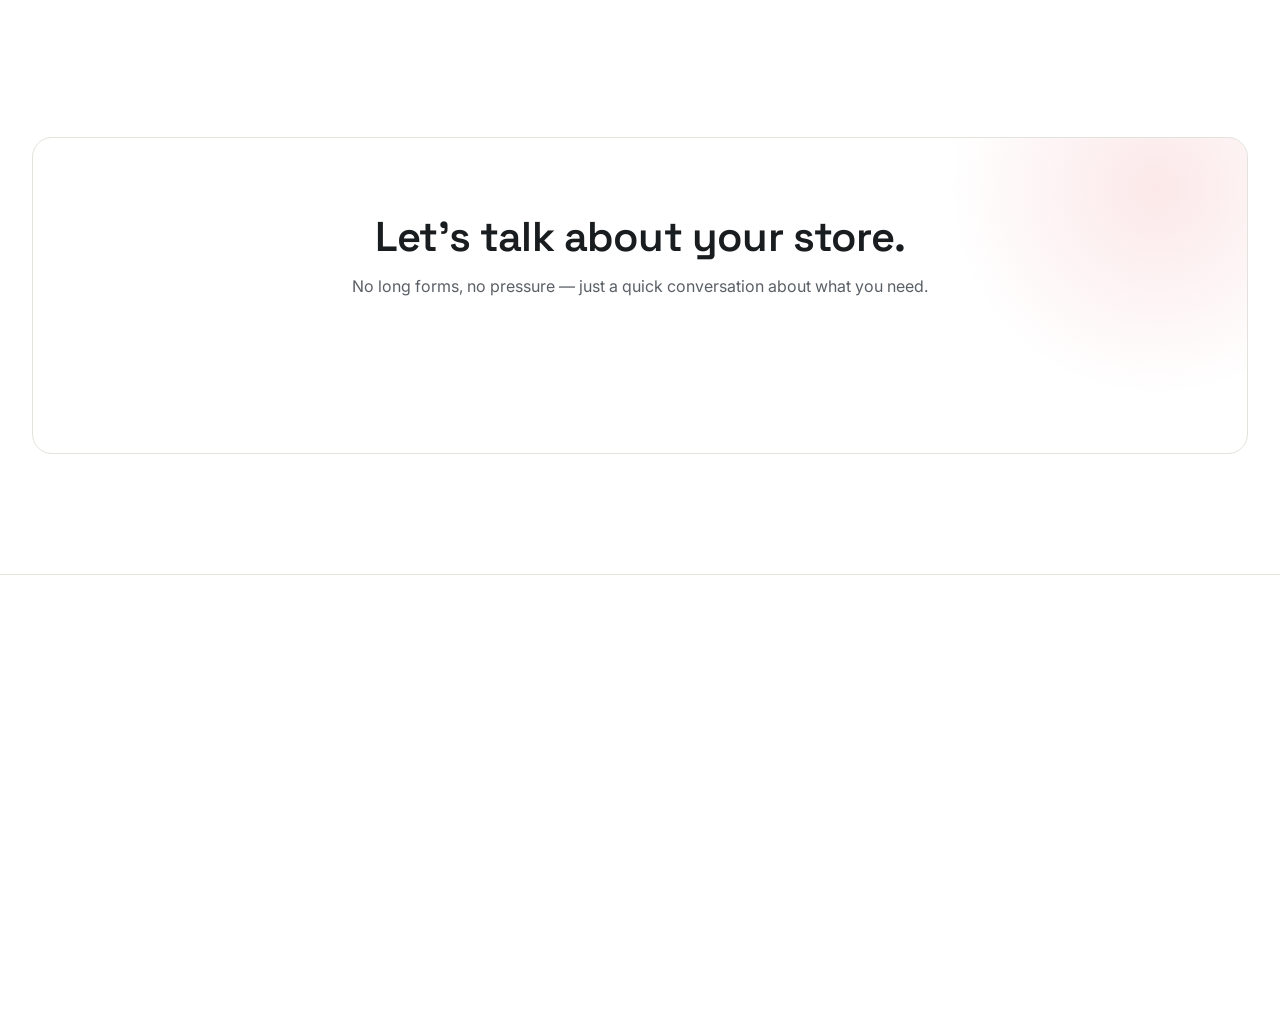
<file: pages/about.html>
<!DOCTYPE html>
<html lang="en">
<head>
<meta charset="UTF-8">
<script>
(function(){
  try {
    var t = localStorage.getItem('duoecom-theme');
    if (t === 'dark') document.documentElement.setAttribute('data-theme', 'dark');
  } catch (e) {}
})();
</script>
<meta name="viewport" content="width=device-width, initial-scale=1.0">
<title>About DuoEcom | Shopify Design &amp; Development Studio</title>
<meta name="description" content="Meet DuoEcom — a Shopify design and development studio built around two specialists: one designer, one developer, one shared obsession with stores that convert.">
<meta name="keywords" content="DuoEcom, Shopify agency, about DuoEcom, Shopify design studio, Shopify developers">
<meta name="robots" content="index, follow">
<meta name="author" content="DuoEcom">
<link rel="canonical" href="https://duoecom.com/pages/about.html">

<meta property="og:type" content="website">
<meta property="og:url" content="https://duoecom.com/pages/about.html">
<meta property="og:site_name" content="DuoEcom">
<meta property="og:title" content="About DuoEcom | Shopify Design &amp; Development Studio">
<meta property="og:description" content="Meet DuoEcom — a Shopify design and development studio built around two specialists: one designer, one developer, one shared obsession with stores that convert.">
<meta property="og:image" content="https://duoecom.com/images/og-cover.png">
<meta property="og:locale" content="en_US">

<meta name="twitter:card" content="summary_large_image">
<meta name="twitter:title" content="About DuoEcom | Shopify Design &amp; Development Studio">
<meta name="twitter:description" content="Meet DuoEcom — a Shopify design and development studio built around two specialists: one designer, one developer.">
<meta name="twitter:image" content="https://duoecom.com/images/og-cover.png">

<link rel="icon" type="image/png" href="../images/favicon.png">
<link rel="preconnect" href="https://fonts.googleapis.com">
<link href="https://fonts.googleapis.com/css2?family=Space+Grotesk:wght@500;600;700&family=Inter:wght@400;500;600;700&family=JetBrains+Mono:wght@400;500&display=swap" rel="stylesheet">
<link rel="stylesheet" href="../style.css">
<link rel="stylesheet" href="https://unpkg.com/aos@next/dist/aos.css" />
</head>
<body>

<div id="preloader">
  <div class="preloader-logo">
    <img src="../images/logo1.png" alt="DuoEcom" class="logo-light">
    <img src="../images/logo2.png" alt="DuoEcom" class="logo-dark">
  </div>
  <div class="preloader-bar"></div>
</div>


<header class="site-header">
  <nav class="nav container">
      <a href="../index.html" class="logo">
    <img src="../images/logo1.png" alt="DuoEcom Logo" class="logo-light">
    <img src="../images/logo2.png" alt="DuoEcom Logo" class="logo-dark">
    <span>DuoEcom</span>
</a>
    <ul class="nav-links">
      <li><a href="../index.html">Home</a></li>
      <li><a href="./about.html">About</a></li>
      <li><a href="./services.html">Services</a></li>
      <li><a href="./portfolio.html">Portfolio</a></li>
      <li><a href="./contact.html">Contact</a></li>
    </ul>
    <div class="nav-right">
      <button class="theme-toggle" aria-label="Toggle dark mode" aria-pressed="false">
        <span class="knob">
          <svg class="icon-sun" viewBox="0 0 24 24" fill="none" stroke="currentColor" stroke-width="2" stroke-linecap="round"><circle cx="12" cy="12" r="4"/><path d="M12 2v2M12 20v2M4.93 4.93l1.41 1.41M17.66 17.66l1.41 1.41M2 12h2M20 12h2M6.34 17.66l-1.41 1.41M19.07 4.93l-1.41 1.41"/></svg>
          <svg class="icon-moon" viewBox="0 0 24 24" fill="none" stroke="currentColor" stroke-width="2" stroke-linecap="round" stroke-linejoin="round"><path d="M21 12.79A9 9 0 1 1 11.21 3 7 7 0 0 0 21 12.79z"/></svg>
        </span>
      </button>
      <a href="./contact.html" class="btn btn-accent btn-sm nav-cta">Start a project</a>
      <button class="nav-toggle" aria-label="Toggle menu" aria-expanded="false">
        <span></span><span></span><span></span>
      </button>
    </div>
  </nav>
</header>

<div class="mobile-menu">
  <ul>
    <li><a href="../index.html">Home</a></li>
    <li><a href="./about.html">About</a></li>
    <li><a href="./services.html">Services</a></li>
    <li><a href="./portfolio.html">Portfolio</a></li>
    <li><a href="./contact.html">Contact</a></li>
  </ul>
  <a href="./contact.html" class="btn btn-accent mm-cta">Start a project</a>
  <button class="theme-toggle-mobile" aria-label="Toggle dark mode" aria-pressed="false">
    <svg class="icon-sun" viewBox="0 0 24 24" fill="none" stroke="currentColor" stroke-width="2" stroke-linecap="round" width="18" height="18"><circle cx="12" cy="12" r="4"/><path d="M12 2v2M12 20v2M4.93 4.93l1.41 1.41M17.66 17.66l1.41 1.41M2 12h2M20 12h2M6.34 17.66l-1.41 1.41M19.07 4.93l-1.41 1.41"/></svg>
    <svg class="icon-moon" viewBox="0 0 24 24" fill="none" stroke="currentColor" stroke-width="2" stroke-linecap="round" stroke-linejoin="round" width="18" height="18" style="display:none;"><path d="M21 12.79A9 9 0 1 1 11.21 3 7 7 0 0 0 21 12.79z"/></svg>
    <span>Dark mode</span>
  </button>
</div>

<main>

  <div class="container page-head"
   data-aos="fade-down"
   data-aos-duration="600">
    <p class="breadcrumb"><a href="../index.html">Home</a><span class="sep">/</span><span class="here">About</span></p>
  </div>

  <!-- ============ INTRO ============ -->
  <section class="section-tight container">
    <div class="hero-grid" style="align-items:start;">
      <div class="reveal"
      data-aos="fade-right"
      data-aos-duration="900"
      data-aos-delay="100"
      data-aos-easing="ease-out-cubic">
        <p class="eyebrow">About DuoEcom</p>
        <h1 style="font-size:clamp(2rem,4.5vw,3.2rem);">More Than a Store.<br>A Growth Engine.</h1>
        <p class="lead" style="margin-top:18px;">At DuoEcom, we don't build ordinary Shopify websites we create strategic eCommerce experiences engineered for performance. Every design, feature, and interaction is thoughtfully crafted to reflect your brand, maximize conversions, and deliver measurable business results.</p>
      </div>
<div class="reveal" style="--i:1"
data-aos="fade-left"
data-aos-duration="900"
data-aos-delay="300"
data-aos-easing="ease-out-cubic">
    <div class="card" style="padding:34px;">
        <p style="font-family:var(--font-display); font-size:18px; font-weight:600; color:var(--ink); line-height:1.4;">
            "Every successful Shopify store starts with a clear strategy, exceptional design, and seamless development. At DuoEcom, we combine all three to create eCommerce experiences that drive growth, build trust, and convert visitors into loyal customers."
        </p>

        <div class="testimonial-person" style="margin-top:20px;">
            <div class="avatar logo-avatar">
                <img src="../images/logo1.png" alt="DuoEcom Logo" class="logo-light">
                <img src="../images/logo2.png" alt="DuoEcom Logo" class="logo-dark">
            </div>

            <div>
                <div class="name">DuoEcom Studio</div>
                <div class="role">Shopify Design & Developers</div>
            </div>
        </div>
    </div>
</div>
      </div>
    </div>
  </section>

  <hr class="divider container">

  <!-- ============ WHO WE ARE ============ -->
  <section class="section container">
    <div class="section-head reveal">
      <p class="eyebrow">Who we are</p>
      <h2>A small studio, run like an in-house team.</h2>
    </div>

    <div class="hero-grid" style="align-items:start;">
      <div class="reveal"
      data-aos="fade-right"
      data-aos-duration="900"
      data-aos-delay="100"
      data-aos-easing="ease-out-cubic">
        <p class="lead">DuoEcom started with a simple frustration: most Shopify projects get split across a designer, a developer, and a separate marketing freelancer who never quite talk to each other and the store suffers for it.</p>
        <p style="margin-top:16px; color:var(--ink-soft); line-height:1.7;">We do it differently. Design, development, and growth all happen under one roof, so nothing gets lost in translation between "how it looks" and "how it sells." You talk directly to the people building your store no account managers, no middlemen, no guessing who's responsible for what.</p>
        <p style="margin-top:16px; color:var(--ink-soft); line-height:1.7;">Beyond building the store itself, we also run <strong style="color:var(--ink);">paid marketing campaigns Meta Ads and Google Ads</strong> so your launch isn't just a good-looking site sitting quietly online. We help put real traffic in front of it from day one and keep optimizing once orders start coming in.</p>
      </div>

      <div class="reveal" style="--i:1"
      data-aos="fade-left"
      data-aos-duration="900"
      data-aos-delay="300"
      data-aos-easing="ease-out-cubic">
        <div class="grid" style="grid-template-columns:1fr 1fr; gap:16px;">
          <div class="card" style="padding:22px;">
            <div class="service-icon" style="margin-bottom:12px;">
              <svg viewBox="0 0 24 24" fill="none" stroke="var(--accent-dark)" stroke-width="1.8" stroke-linecap="round" stroke-linejoin="round"><path d="M12 2l3 7h7l-5.5 4.5L18 21l-6-4-6 4 1.5-7.5L2 9h7z"/></svg>
            </div>
            <h3 style="font-size:16px;">Shopify specialists</h3>
            <p style="margin-top:6px; font-size:13.5px;">Years of hands-on theme builds, not a generalist agency dabbling in everything.</p>
          </div>
          <div class="card" style="padding:22px;">
            <div class="service-icon" style="margin-bottom:12px;">
              <svg viewBox="0 0 24 24" fill="none" stroke="var(--accent-dark)" stroke-width="1.8" stroke-linecap="round" stroke-linejoin="round"><path d="M3 3v18h18"/><path d="M18.7 8l-5.3 5.3-3-3L3 17.3"/></svg>
            </div>
            <h3 style="font-size:16px;">Design + dev + ads</h3>
            <p style="margin-top:6px; font-size:13.5px;">One team handles your build and your Meta &amp; Google ad campaigns — fully aligned.</p>
          </div>
          <div class="card" style="padding:22px;">
            <div class="service-icon" style="margin-bottom:12px;">
              <svg viewBox="0 0 24 24" fill="none" stroke="var(--accent-dark)" stroke-width="1.8" stroke-linecap="round" stroke-linejoin="round"><path d="M17 21v-2a4 4 0 0 0-4-4H5a4 4 0 0 0-4 4v2"/><circle cx="9" cy="7" r="4"/><path d="M23 21v-2a4 4 0 0 0-3-3.87"/><path d="M16 3.13a4 4 0 0 1 0 7.75"/></svg>
            </div>
            <h3 style="font-size:16px;">Direct communication</h3>
            <p style="margin-top:6px; font-size:13.5px;">You talk to the people actually building your store — every time, no go-betweens.</p>
          </div>
          <div class="card" style="padding:22px;">
            <div class="service-icon" style="margin-bottom:12px;">
              <svg viewBox="0 0 24 24" fill="none" stroke="var(--accent-dark)" stroke-width="1.8" stroke-linecap="round" stroke-linejoin="round"><circle cx="12" cy="12" r="10"/><path d="M12 6v6l4 2"/></svg>
            </div>
            <h3 style="font-size:16px;">Built to last</h3>
            <p style="margin-top:6px; font-size:13.5px;">We stay on after launch — support, fixes, and scaling as your store grows.</p>
          </div>
        </div>
      </div>
    </div>
  </section>

  <hr class="divider container">

  <!-- ============ VALUES ============ -->
  <section class="section container">
    <div class="section-head reveal">
      <p class="eyebrow">How we think</p>
      <h2>Three rules we don't break.</h2>
    </div>
    <div class="value-list reveal-group">
      <div class="value-row reveal" style="--i:0"
      data-aos="fade-right"
      data-aos-duration="700"
      data-aos-delay="300"
      data-aos-easing="ease-out-cubic">
        <span class="value-num">01</span>
        <div>
          <h3>Design that a developer can actually ship</h3>
          <p style="margin-top:6px;">Every mockup is built knowing exactly how it becomes Liquid no design that looks great in Figma and breaks at checkout.</p>
        </div>
      </div>
      <div class="value-row reveal" style="--i:1"
      data-aos="fade-up"
      data-aos-duration="700"
      data-aos-delay="400"
      data-aos-easing="ease-out-cubic">
        <span class="value-num">02</span>
        <div>
          <h3>Speed is a design decision, not an afterthought</h3>
          <p style="margin-top:6px;">We optimize images, scripts, and sections from the first wireframe, not after launch when it's expensive to fix.</p>
        </div>
      </div>
      <div class="value-row reveal" style="--i:2"
      data-aos="fade-left"
      data-aos-duration="700"
      data-aos-delay="500"
      data-aos-easing="ease-out-cubic">
        <span class="value-num">03</span>
        <div>
          <h3>Mobile is the real homepage</h3>
          <p style="margin-top:6px;">Most of your traffic is on a phone. We design and test mobile-first, then scale up never the other way around.</p>
        </div>
      </div>
    </div>
  </section>

  <!-- ============ SKILLS ============ -->
  <section class="section section-bg">
    <div class="container">
      <div class="hero-grid" style="align-items:start;">
        <div class="reveal"
        data-aos="fade-right"
        data-aos-duration="900"
        data-aos-delay="100"
        data-aos-easing="ease-out-cubic">
          <p class="eyebrow">Toolkit</p>
          <h2>What we build with.</h2>
          <p class="lead" style="margin-top:14px;">A focused stack, used deeply rather than spread thin.</p>
        </div>
        <div class="reveal" style="--i:1"
        data-aos="fade-left"
        data-aos-duration="900"
        data-aos-delay="300"
        data-aos-easing="ease-out-cubic">
          <div class="skill-bar-group">
            <div class="skill-bar-label"><span>Shopify theme development (Liquid)</span><span>96%</span></div>
            <div class="skill-bar-track"><div class="skill-bar-fill" style="width:96%;"></div></div>
          </div>
          <div class="skill-bar-group">
            <div class="skill-bar-label"><span>UI/UX &amp; conversion design</span><span>92%</span></div>
            <div class="skill-bar-track"><div class="skill-bar-fill" style="width:92%;"></div></div>
          </div>
          <div class="skill-bar-group">
            <div class="skill-bar-label"><span>HTML, CSS &amp; JavaScript</span><span>95%</span></div>
            <div class="skill-bar-track"><div class="skill-bar-fill" style="width:95%;"></div></div>
          </div>
          <div class="skill-bar-group">
            <div class="skill-bar-label"><span>App integrations &amp; automations</span><span>88%</span></div>
            <div class="skill-bar-track"><div class="skill-bar-fill" style="width:88%;"></div></div>
          </div>
          <div class="skill-bar-group">
            <div class="skill-bar-label"><span>Site speed &amp; technical SEO</span><span>90%</span></div>
            <div class="skill-bar-track"><div class="skill-bar-fill" style="width:90%;"></div></div>
          </div>
          <div class="skill-bar-group">
            <div class="skill-bar-label"><span>Paid marketing (Meta &amp; Google Ads)</span><span>85%</span></div>
            <div class="skill-bar-track"><div class="skill-bar-fill" style="width:85%;"></div></div>
          </div>
        </div>
      </div>
    </div>
  </section>

  <!-- ============ TEAM / PROFILES ============ -->
  <section class="section container">
    <div class="section-head center reveal">
      <p class="eyebrow">Find us online</p>
      <h2>Connect with DuoEcom.</h2>
    </div>
    <div class="grid grid-3 reveal-group">
      <a href="https://www.linkedin.com/in/aliyan-yousaf/" target="_blank" rel="noopener" class="card reveal center-text" style="--i:0;"
      data-aos="fade-right"
      data-aos-duration="700"
      data-aos-delay="300"
      data-aos-easing="ease-out-cubic">
        <div class="service-icon" style="margin:0 auto 16px;">
          <svg viewBox="0 0 24 24" fill="var(--accent-dark)"><path d="M20.45 20.45h-3.56v-5.57c0-1.33-.02-3.04-1.85-3.04-1.85 0-2.14 1.45-2.14 2.94v5.67H9.34V9h3.41v1.56h.05c.48-.9 1.64-1.85 3.38-1.85 3.61 0 4.28 2.38 4.28 5.47v6.27zM5.34 7.43a2.07 2.07 0 1 1 0-4.14 2.07 2.07 0 0 1 0 4.14zM7.12 20.45H3.56V9h3.56v11.45z"/></svg>
        </div>
        <h3>LinkedIn</h3>
        <p style="margin-top:6px; font-size:14px;">Project updates &amp; case studies</p>
      </a>
      <a href="https://facebook.com" target="_blank" rel="noopener" class="card reveal center-text" style="--i:1;"
      data-aos="fade-up"
      data-aos-duration="700"
      data-aos-delay="450"
      data-aos-easing="ease-out-cubic">
        <div class="service-icon" style="margin:0 auto 16px;">
          <svg viewBox="0 0 24 24" fill="var(--accent-dark)"><path d="M13.5 21v-7.5h2.5l.5-3h-3V8.5c0-.87.24-1.5 1.5-1.5h1.6V4.2C15.8 4.1 14.7 4 13.5 4 11 4 9.5 5.5 9.5 8.2v2.3H7v3h2.5V21h4z"/></svg>
        </div>
        <h3>Facebook</h3>
        <p style="margin-top:6px; font-size:14px;">Behind-the-scenes &amp; client stories</p>
      </a>
      <a href="https://www.fiverr.com/aliyanyy77" target="_blank" rel="noopener" class="card reveal center-text" style="--i:2;"
      data-aos="fade-left"
      data-aos-duration="700"
      data-aos-delay="600"
      data-aos-easing="ease-out-cubic">
        <div class="service-icon" style="margin:0 auto 16px;">
          <svg viewBox="0 0 24 24" fill="var(--accent-dark)"><path d="M21 8h-6V6.5A1.5 1.5 0 0 1 16.5 5H18V2h-2.2A4.3 4.3 0 0 0 11.5 6.3V8H9v3h2.5v8h3v-8H18l.7-3h-3.7V6.5A.5.5 0 0 1 15.5 6H17v0h4zM3 11h3v8H3z"/><circle cx="4.5" cy="7" r="1.7"/></svg>
        </div>
        <h3>Fiverr</h3>
        <p style="margin-top:6px; font-size:14px;">Hire us directly for your project</p>
      </a>
    </div>
  </section>

  <!-- ============ CTA ============ -->
  <section class="section container" style="padding-top:0;">
    <div class="cta-band reveal">
      <h2>Let's talk about your store.</h2>
      <p>No long forms, no pressure — just a quick conversation about what you need.</p>
      <div class="btn-row">
        <a
        data-aos="zoom-in-up"
        data-aos-delay="400"
        data-aos-duration="800"
        href="./contact.html" class="btn btn-accent">Get in touch →</a>
      </div>
    </div>
  </section>

</main>

<footer class="site-footer">
  <div class="container"
   data-aos="fade-up"
   data-aos-duration="800"
   data-aos-easing="ease-out-cubic"
  >
    <div class="footer-top">
      <div class="footer-brand">
          <a href="../index.html" class="logo">
    <img src="../images/logo1.png" alt="DuoEcom Logo" class="logo-light">
    <img src="../images/logo2.png" alt="DuoEcom Logo" class="logo-dark">
    <span>DuoEcom</span></a>
        <p>A Shopify design &amp; development studio helping ecommerce brands launch faster, look sharper, and convert better.</p>
        <div class="social-row">
          <a href="https://www.linkedin.com/in/aliyan-yousaf/" target="_blank" rel="noopener" class="social-btn" aria-label="LinkedIn">
            <svg viewBox="0 0 24 24" fill="var(--ink)"><path d="M20.45 20.45h-3.56v-5.57c0-1.33-.02-3.04-1.85-3.04-1.85 0-2.14 1.45-2.14 2.94v5.67H9.34V9h3.41v1.56h.05c.48-.9 1.64-1.85 3.38-1.85 3.61 0 4.28 2.38 4.28 5.47v6.27zM5.34 7.43a2.07 2.07 0 1 1 0-4.14 2.07 2.07 0 0 1 0 4.14zM7.12 20.45H3.56V9h3.56v11.45z"/></svg>
          </a>
          <a href="https://facebook.com" target="_blank" rel="noopener" class="social-btn" aria-label="Facebook">
            <svg viewBox="0 0 24 24" fill="var(--ink)"><path d="M13.5 21v-7.5h2.5l.5-3h-3V8.5c0-.87.24-1.5 1.5-1.5h1.6V4.2C15.8 4.1 14.7 4 13.5 4 11 4 9.5 5.5 9.5 8.2v2.3H7v3h2.5V21h4z"/></svg>
          </a>
          <a href="https://www.fiverr.com/aliyanyy77" target="_blank" rel="noopener" class="social-btn" aria-label="Fiverr">
            <svg viewBox="0 0 24 24" fill="var(--ink)"><path d="M21 8h-6V6.5A1.5 1.5 0 0 1 16.5 5H18V2h-2.2A4.3 4.3 0 0 0 11.5 6.3V8H9v3h2.5v8h3v-8H18l.7-3h-3.7V6.5A.5.5 0 0 1 15.5 6H17v0h4zM3 11h3v8H3z"/><circle cx="4.5" cy="7" r="1.7"/></svg>
          </a>
        </div>
      </div>
      <div class="footer-col">
        <h4>Navigate</h4>
        <ul>
          <li><a href="../index.html">Home</a></li>
          <li><a href="./about.html">About</a></li>
          <li><a href="./services.html">Services</a></li>
          <li><a href="./portfolio.html">Portfolio</a></li>
          <li><a href="./contact.html">Contact</a></li>
        </ul>
      </div>
      <div class="footer-col">
        <h4>Get in touch</h4>
        <ul>
          <li><a href="mailto:info@duoecom.com">info@duoecom.com</a></li>
          <li><a href="https://www.fiverr.com/aliyanyy77" target="_blank" rel="noopener">Hire us on Fiverr</a></li>
          <li><a href="./contact.html">Request a quote</a></li>
        </ul>
      </div>
    </div>
    <div class="footer-bottom">
      <span>DuoEcom. All rights reserved.</span>
      <!-- <span>Build by Aliyan.</span> -->
    </div>
  </div>
</footer>

<script src="https://cdnjs.cloudflare.com/ajax/libs/gsap/3.12.5/gsap.min.js" defer></script>
<script src="../main.js" defer></script>

<!-- AOS animation pugin -->
<script src="https://unpkg.com/aos@2.3.4/dist/aos.js"></script>
<script>
  AOS.init();
</script>
</body>
</html>
</file>
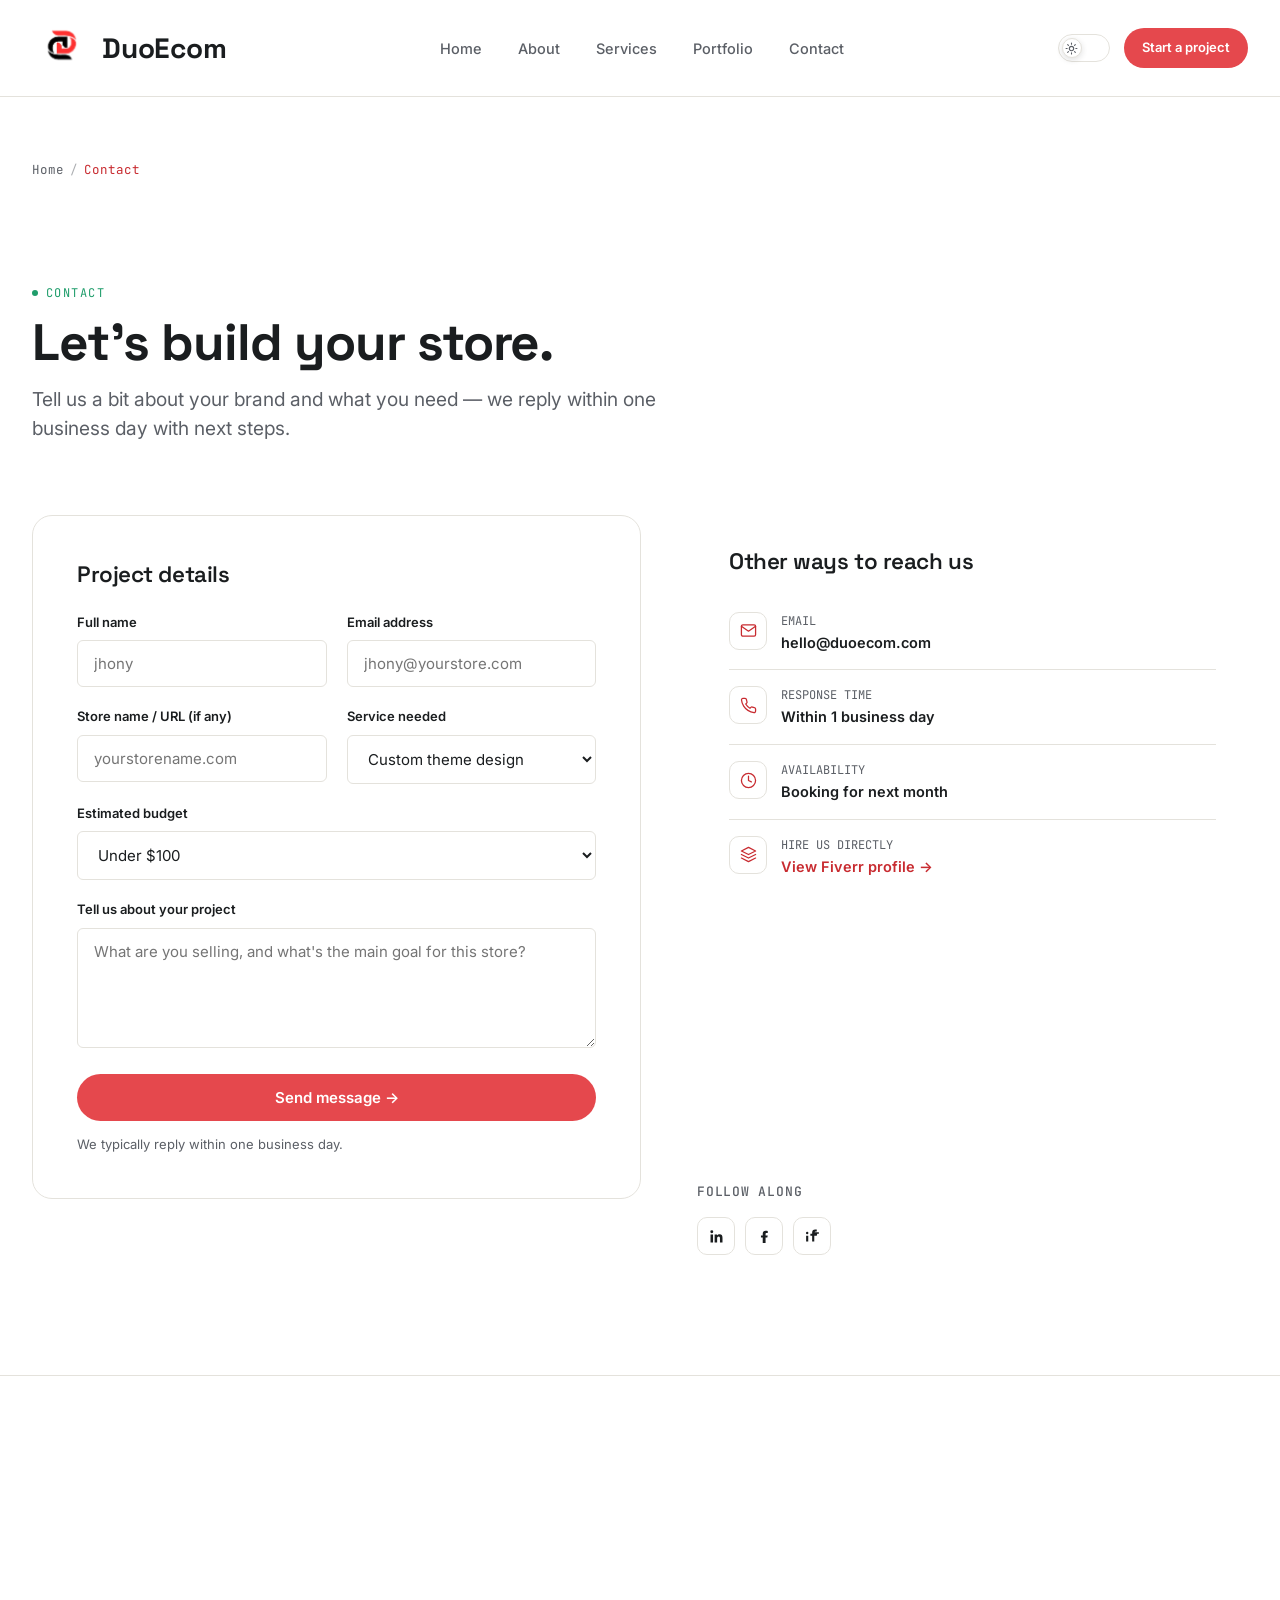
<file: pages/contact.html>
<!DOCTYPE html>
<html lang="en">
<head>
<meta charset="UTF-8">
<script>
(function(){
  try {
    var t = localStorage.getItem('duoecom-theme');
    if (t === 'dark') document.documentElement.setAttribute('data-theme', 'dark');
  } catch (e) {}
})();
</script>
<meta name="viewport" content="width=device-width, initial-scale=1.0">
<title>Contact DuoEcom | Start Your Shopify Project</title>
<meta name="description" content="Start your Shopify project with DuoEcom. Tell us about your store and we'll reply within one business day.">
<meta name="keywords" content="contact DuoEcom, hire Shopify developer, Shopify quote, Shopify project inquiry">
<meta name="robots" content="index, follow">
<meta name="author" content="DuoEcom">
<link rel="canonical" href="https://duoecom.com/pages/contact.html">

<meta property="og:type" content="website">
<meta property="og:url" content="https://duoecom.com/pages/contact.html">
<meta property="og:site_name" content="DuoEcom">
<meta property="og:title" content="Contact DuoEcom | Start Your Shopify Project">
<meta property="og:description" content="Start your Shopify project with DuoEcom. Tell us about your store and we'll reply within one business day.">
<meta property="og:image" content="https://duoecom.com/images/og-cover.png">
<meta property="og:locale" content="en_US">

<meta name="twitter:card" content="summary_large_image">
<meta name="twitter:title" content="Contact DuoEcom | Start Your Shopify Project">
<meta name="twitter:description" content="Start your Shopify project with DuoEcom — we reply within one business day.">
<meta name="twitter:image" content="https://duoecom.com/images/og-cover.png">

<link rel="icon" type="image/png" href="../images/favicon.png">
<link rel="preconnect" href="https://fonts.googleapis.com">
<link href="https://fonts.googleapis.com/css2?family=Space+Grotesk:wght@500;600;700&family=Inter:wght@400;500;600;700&family=JetBrains+Mono:wght@400;500&display=swap" rel="stylesheet">
<link rel="stylesheet" href="../style.css">
<link rel="stylesheet" href="https://unpkg.com/aos@next/dist/aos.css" />
</head>
<body>

<div id="preloader">
  <div class="preloader-logo">
    <img src="../images/logo1.png" alt="DuoEcom" class="logo-light">
    <img src="../images/logo2.png" alt="DuoEcom" class="logo-dark">
  </div>
  <div class="preloader-bar"></div>
</div>


<header class="site-header">
  <nav class="nav container">
      <a href="../index.html" class="logo">
    <img src="../images/logo1.png" alt="DuoEcom Logo" class="logo-light">
    <img src="../images/logo2.png" alt="DuoEcom Logo" class="logo-dark">
    <span>DuoEcom</span>
</a>
    <ul class="nav-links">
      <li><a href="../index.html">Home</a></li>
      <li><a href="./about.html">About</a></li>
      <li><a href="./services.html">Services</a></li>
      <li><a href="./portfolio.html">Portfolio</a></li>
      <li><a href="./contact.html">Contact</a></li>
    </ul>
    <div class="nav-right">
      <button class="theme-toggle" aria-label="Toggle dark mode" aria-pressed="false">
        <span class="knob">
          <svg class="icon-sun" viewBox="0 0 24 24" fill="none" stroke="currentColor" stroke-width="2" stroke-linecap="round"><circle cx="12" cy="12" r="4"/><path d="M12 2v2M12 20v2M4.93 4.93l1.41 1.41M17.66 17.66l1.41 1.41M2 12h2M20 12h2M6.34 17.66l-1.41 1.41M19.07 4.93l-1.41 1.41"/></svg>
          <svg class="icon-moon" viewBox="0 0 24 24" fill="none" stroke="currentColor" stroke-width="2" stroke-linecap="round" stroke-linejoin="round"><path d="M21 12.79A9 9 0 1 1 11.21 3 7 7 0 0 0 21 12.79z"/></svg>
        </span>
      </button>
      <a href="./contact.html" class="btn btn-accent btn-sm nav-cta">Start a project</a>
      <button class="nav-toggle" aria-label="Toggle menu" aria-expanded="false">
        <span></span><span></span><span></span>
      </button>
    </div>
  </nav>
</header>

<div class="mobile-menu">
  <ul>
    <li><a href="../index.html">Home</a></li>
    <li><a href="./about.html">About</a></li>
    <li><a href="./services.html">Services</a></li>
    <li><a href="./portfolio.html">Portfolio</a></li>
    <li><a href="./contact.html">Contact</a></li>
  </ul>
  <a href="./contact.html" class="btn btn-accent mm-cta">Start a project</a>
  <button class="theme-toggle-mobile" aria-label="Toggle dark mode" aria-pressed="false">
    <svg class="icon-sun" viewBox="0 0 24 24" fill="none" stroke="currentColor" stroke-width="2" stroke-linecap="round" width="18" height="18"><circle cx="12" cy="12" r="4"/><path d="M12 2v2M12 20v2M4.93 4.93l1.41 1.41M17.66 17.66l1.41 1.41M2 12h2M20 12h2M6.34 17.66l-1.41 1.41M19.07 4.93l-1.41 1.41"/></svg>
    <svg class="icon-moon" viewBox="0 0 24 24" fill="none" stroke="currentColor" stroke-width="2" stroke-linecap="round" stroke-linejoin="round" width="18" height="18" style="display:none;"><path d="M21 12.79A9 9 0 1 1 11.21 3 7 7 0 0 0 21 12.79z"/></svg>
    <span>Dark mode</span>
  </button>
</div>

<main>

  <div class="container page-head"
   data-aos="fade-down"
   data-aos-duration="600">
    <p class="breadcrumb"><a href="../index.html">Home</a><span class="sep">/</span><span class="here">Contact</span></p>
  </div>

  <section class="section-tight container">
    <div class="reveal" style="max-width:680px;"
    data-aos="fade-up"
    data-aos-duration="800"
    data-aos-easing="ease-out-cubic">
      <p class="eyebrow">Contact</p>
      <h1 style="font-size:clamp(2rem,4.5vw,3.2rem);">Let's build your store.</h1>
      <p class="lead" style="margin-top:16px;">Tell us a bit about your brand and what you need — we reply within one business day with next steps.</p>
    </div>
  </section>

  <section class="section container" style="padding-top:0;">
    <div class="hero-grid" style="align-items:start;">

      <!-- FORM -->
      <div class="form-card reveal"
      data-aos="fade-right"
      data-aos-duration="900"
      data-aos-delay="100"
      data-aos-easing="ease-out-cubic">
        <h3 style="margin-bottom:24px;">Project details</h3>
        <form class="contact-form">
          <div class="field-row">
            <div class="field">
              <label for="name">Full name</label>
              <input type="text" id="name" name="name" placeholder="jhony" required>
            </div>
            <div class="field">
              <label for="email">Email address</label>
              <input type="email" id="email" name="email" placeholder="jhony@yourstore.com" required>
            </div>
          </div>

          <div class="field-row">
            <div class="field">
              <label for="store">Store name / URL (if any)</label>
              <input type="text" id="store" name="store" placeholder="yourstorename.com">
            </div>
            <div class="field">
              <label for="service">Service needed</label>
              <select id="service" name="service">
                <option>Custom theme design</option>
                <option>Speed &amp; CRO optimization</option>
                <option>Full store setup / Redesign</option>
                <option>Other</option>
              </select>
            </div>
          </div>

          <div class="field">
            <label for="budget">Estimated budget</label>
            <select id="budget" name="budget">
              <option>Under $100</option>
              <option>$100 – $300</option>
              <option>$300 – $800</option>
              <option>$800+</option>
            </select>
          </div>

          <div class="field">
            <label for="message">Tell us about your project</label>
            <textarea id="message" name="message" placeholder="What are you selling, and what's the main goal for this store?" required></textarea>
          </div>

          <button type="submit" class="btn btn-accent" style="width:100%;">Send message →</button>
          <p class="form-note form-status">We typically reply within one business day.</p>
        </form>
      </div>

      <!-- INFO -->
      <div class="reveal" style="--i:1"
      data-aos="fade-left"
      data-aos-duration="900"
      data-aos-delay="300"
      data-aos-easing="ease-out-cubic">
        <div class="contact-info-card">
          <h3 style="margin-bottom:20px;">Other ways to reach us</h3>

          <div class="contact-item">
            <div class="ic"><svg viewBox="0 0 24 24" fill="none" stroke-width="1.8" stroke-linecap="round" stroke-linejoin="round"><path d="M4 4h16v16H4z" opacity="0"/><path d="M22 6l-10 7L2 6"/><rect x="2" y="4" width="20" height="16" rx="2"/></svg></div>
            <div><div class="lbl">EMAIL</div><div class="val">hello@duoecom.com</div></div>
          </div>

          <div class="contact-item">
            <div class="ic"><svg viewBox="0 0 24 24" fill="none" stroke-width="1.8" stroke-linecap="round"><path d="M22 16.92v3a2 2 0 0 1-2.18 2 19.79 19.79 0 0 1-8.63-3.07 19.5 19.5 0 0 1-6-6 19.79 19.79 0 0 1-3.07-8.67A2 2 0 0 1 4.11 2h3a2 2 0 0 1 2 1.72 12.84 12.84 0 0 0 .7 2.81 2 2 0 0 1-.45 2.11L8.09 9.91a16 16 0 0 0 6 6l1.27-1.27a2 2 0 0 1 2.11-.45 12.84 12.84 0 0 0 2.81.7A2 2 0 0 1 22 16.92z"/></svg></div>
            <div><div class="lbl">RESPONSE TIME</div><div class="val">Within 1 business day</div></div>
          </div>

          <div class="contact-item">
            <div class="ic"><svg viewBox="0 0 24 24" fill="none" stroke-width="1.8" stroke-linecap="round" stroke-linejoin="round"><circle cx="12" cy="12" r="10"/><path d="M12 6v6l4 2"/></svg></div>
            <div><div class="lbl">AVAILABILITY</div><div class="val">Booking for next month</div></div>
          </div>

          <div class="contact-item">
            <div class="ic"><svg viewBox="0 0 24 24" fill="none" stroke-width="1.8" stroke-linecap="round" stroke-linejoin="round"><path d="M12 2L2 7l10 5 10-5-10-5z"/><path d="M2 17l10 5 10-5M2 12l10 5 10-5"/></svg></div>
            <div><div class="lbl">HIRE US DIRECTLY</div><div class="val"><a href="https://www.fiverr.com/aliyanyy77" target="_blank" rel="noopener" style="color:var(--accent-dark);">View Fiverr profile →</a></div></div>
          </div>
        </div>

        <div class="fast-response-card"
        data-aos="zoom-in"
        data-aos-duration="800"
        data-aos-delay="400"
        data-aos-easing="ease-out-cubic">
          <div class="frc-head">
            <svg viewBox="0 0 24 24"><path d="M13 2L3 14h7l-1 8 11-13h-7l1-7z"/></svg>
            <h4>Fast response guaranteed</h4>
          </div>
          <p>We respond to all inquiries within 1 business day. For urgent matters, reach us directly on WhatsApp for instant assistance.</p>
          <a href="https://wa.me/03158759125" target="_blank" rel="noopener" class="whatsapp-btn">
            <svg viewBox="0 0 24 24"><path d="M17.47 14.38c-.3-.15-1.77-.87-2.04-.97-.27-.1-.47-.15-.67.15-.2.3-.77.97-.94 1.17-.17.2-.35.22-.65.07-.3-.15-1.25-.46-2.38-1.46-.88-.78-1.47-1.75-1.65-2.05-.17-.3-.02-.46.13-.61.13-.13.3-.35.45-.52.15-.17.2-.3.3-.5.1-.2.05-.37-.02-.52-.07-.15-.67-1.6-.92-2.2-.24-.58-.49-.5-.67-.51l-.57-.01c-.2 0-.52.07-.79.37-.27.3-1.04 1.02-1.04 2.47s1.07 2.87 1.22 3.07c.15.2 2.1 3.2 5.07 4.49.71.31 1.26.49 1.69.62.71.23 1.36.2 1.87.12.57-.08 1.77-.72 2.02-1.42.25-.7.25-1.3.17-1.42-.07-.13-.27-.2-.57-.35z"/><path d="M12 2a10 10 0 0 0-8.61 15.07L2 22l5.06-1.33A10 10 0 1 0 12 2zm0 18.18a8.16 8.16 0 0 1-4.16-1.14l-.3-.18-3.1.81.83-3.02-.2-.31A8.18 8.18 0 1 1 12 20.18z"/></svg>
            Chat on WhatsApp
          </a>
        </div>

        <div style="margin-top:24px;">
          <h4 style="font-family:var(--font-mono); font-size:13px; text-transform:uppercase; letter-spacing:.06em; color:var(--ink-soft); margin-bottom:14px; font-weight:500;">Follow along</h4>
          <div class="social-row">
            <a href="https://www.linkedin.com/in/aliyan-yousaf/" target="_blank" rel="noopener" class="social-btn" aria-label="LinkedIn">
              <svg viewBox="0 0 24 24" fill="var(--ink)"><path d="M20.45 20.45h-3.56v-5.57c0-1.33-.02-3.04-1.85-3.04-1.85 0-2.14 1.45-2.14 2.94v5.67H9.34V9h3.41v1.56h.05c.48-.9 1.64-1.85 3.38-1.85 3.61 0 4.28 2.38 4.28 5.47v6.27zM5.34 7.43a2.07 2.07 0 1 1 0-4.14 2.07 2.07 0 0 1 0 4.14zM7.12 20.45H3.56V9h3.56v11.45z"/></svg>
            </a>
            <a href="https://facebook.com" target="_blank" rel="noopener" class="social-btn" aria-label="Facebook">
              <svg viewBox="0 0 24 24" fill="var(--ink)"><path d="M13.5 21v-7.5h2.5l.5-3h-3V8.5c0-.87.24-1.5 1.5-1.5h1.6V4.2C15.8 4.1 14.7 4 13.5 4 11 4 9.5 5.5 9.5 8.2v2.3H7v3h2.5V21h4z"/></svg>
            </a>
            <a href="https://www.fiverr.com/aliyanyy77" target="_blank" rel="noopener" class="social-btn" aria-label="Fiverr">
              <svg viewBox="0 0 24 24" fill="var(--ink)"><path d="M21 8h-6V6.5A1.5 1.5 0 0 1 16.5 5H18V2h-2.2A4.3 4.3 0 0 0 11.5 6.3V8H9v3h2.5v8h3v-8H18l.7-3h-3.7V6.5A.5.5 0 0 1 15.5 6H17v0h4zM3 11h3v8H3z"/><circle cx="4.5" cy="7" r="1.7"/></svg>
            </a>
          </div>
        </div>
      </div>

    </div>
  </section>

</main>

<footer class="site-footer">
  <div class="container"
   data-aos="fade-up"
   data-aos-duration="800"
   data-aos-easing="ease-out-cubic"
  >
    <div class="footer-top">
      <div class="footer-brand">
          <a href="../index.html" class="logo">
    <img src="../images/logo1.png" alt="DuoEcom Logo" class="logo-light">
    <img src="../images/logo2.png" alt="DuoEcom Logo" class="logo-dark">
    <span>DuoEcom</span></a>
        <p>A Shopify design &amp; development studio helping ecommerce brands launch faster, look sharper, and convert better.</p>
        <div class="social-row">
          <a href="https://www.linkedin.com/in/aliyan-yousaf/" target="_blank" rel="noopener" class="social-btn" aria-label="LinkedIn">
            <svg viewBox="0 0 24 24" fill="var(--ink)"><path d="M20.45 20.45h-3.56v-5.57c0-1.33-.02-3.04-1.85-3.04-1.85 0-2.14 1.45-2.14 2.94v5.67H9.34V9h3.41v1.56h.05c.48-.9 1.64-1.85 3.38-1.85 3.61 0 4.28 2.38 4.28 5.47v6.27zM5.34 7.43a2.07 2.07 0 1 1 0-4.14 2.07 2.07 0 0 1 0 4.14zM7.12 20.45H3.56V9h3.56v11.45z"/></svg>
          </a>
          <a href="https://facebook.com" target="_blank" rel="noopener" class="social-btn" aria-label="Facebook">
            <svg viewBox="0 0 24 24" fill="var(--ink)"><path d="M13.5 21v-7.5h2.5l.5-3h-3V8.5c0-.87.24-1.5 1.5-1.5h1.6V4.2C15.8 4.1 14.7 4 13.5 4 11 4 9.5 5.5 9.5 8.2v2.3H7v3h2.5V21h4z"/></svg>
          </a>
          <a href="https://www.fiverr.com/aliyanyy77" target="_blank" rel="noopener" class="social-btn" aria-label="Fiverr">
            <svg viewBox="0 0 24 24" fill="var(--ink)"><path d="M21 8h-6V6.5A1.5 1.5 0 0 1 16.5 5H18V2h-2.2A4.3 4.3 0 0 0 11.5 6.3V8H9v3h2.5v8h3v-8H18l.7-3h-3.7V6.5A.5.5 0 0 1 15.5 6H17v0h4zM3 11h3v8H3z"/><circle cx="4.5" cy="7" r="1.7"/></svg>
          </a>
        </div>
      </div>
      <div class="footer-col">
        <h4>Navigate</h4>
        <ul>
          <li><a href="../index.html">Home</a></li>
          <li><a href="./about.html">About</a></li>
          <li><a href="./services.html">Services</a></li>
          <li><a href="./portfolio.html">Portfolio</a></li>
          <li><a href="./contact.html">Contact</a></li>
        </ul>
      </div>
      <div class="footer-col">
        <h4>Get in touch</h4>
        <ul>
          <li><a href="mailto:info@duoecom.com">info@duoecom.com</a></li>
          <li><a href="https://www.fiverr.com/aliyanyy77" target="_blank" rel="noopener">Hire us on Fiverr</a></li>
          <li><a href="contact.html">Request a quote</a></li>
        </ul>
      </div>
    </div>
    <div class="footer-bottom">
      <span>DuoEcom. All rights reserved.</span>
      <!-- <span>Build by Aliyan.</span> -->
    </div>
  </div>
</footer>

<script src="https://cdnjs.cloudflare.com/ajax/libs/gsap/3.12.5/gsap.min.js" defer></script>
<script src="../main.js" defer></script>

<!-- AOS animation pugin -->
<script src="https://unpkg.com/aos@2.3.4/dist/aos.js"></script>
<script>
  AOS.init();
</script>
</body>
</html>
</file>
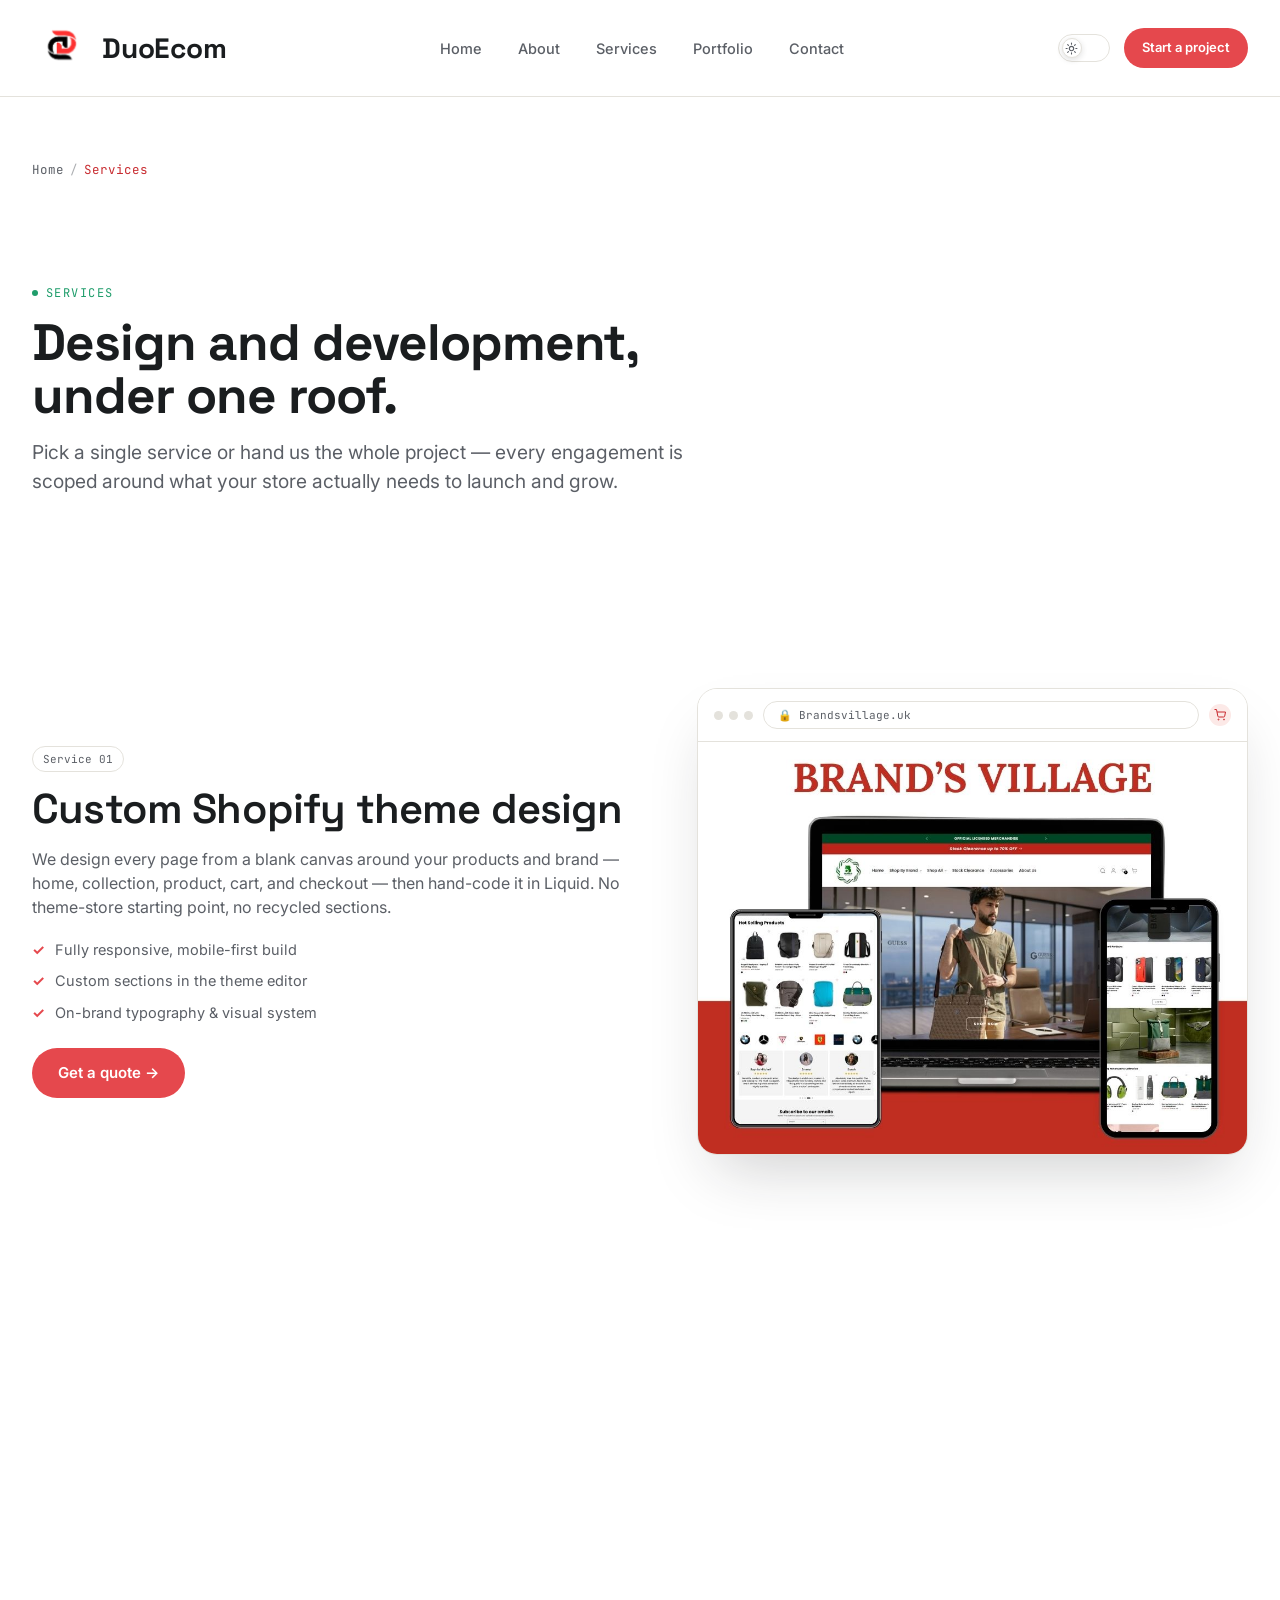
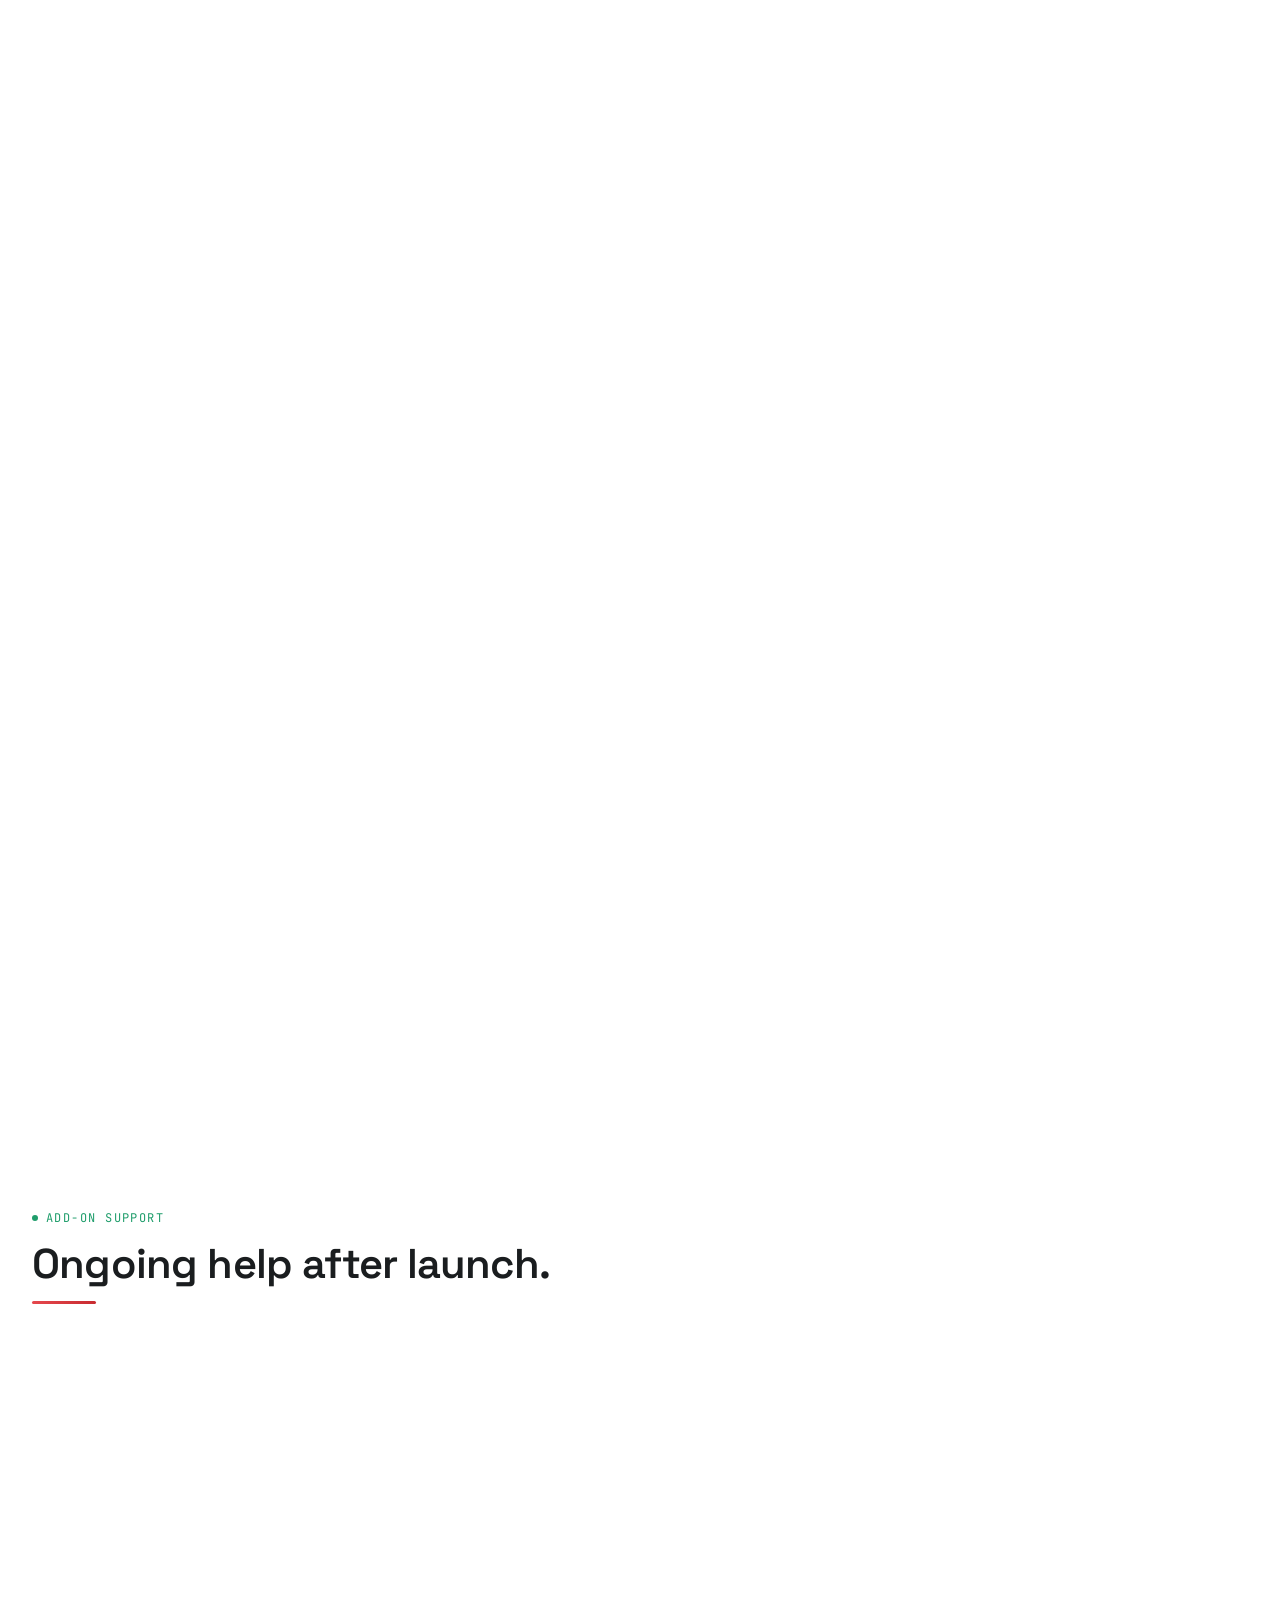
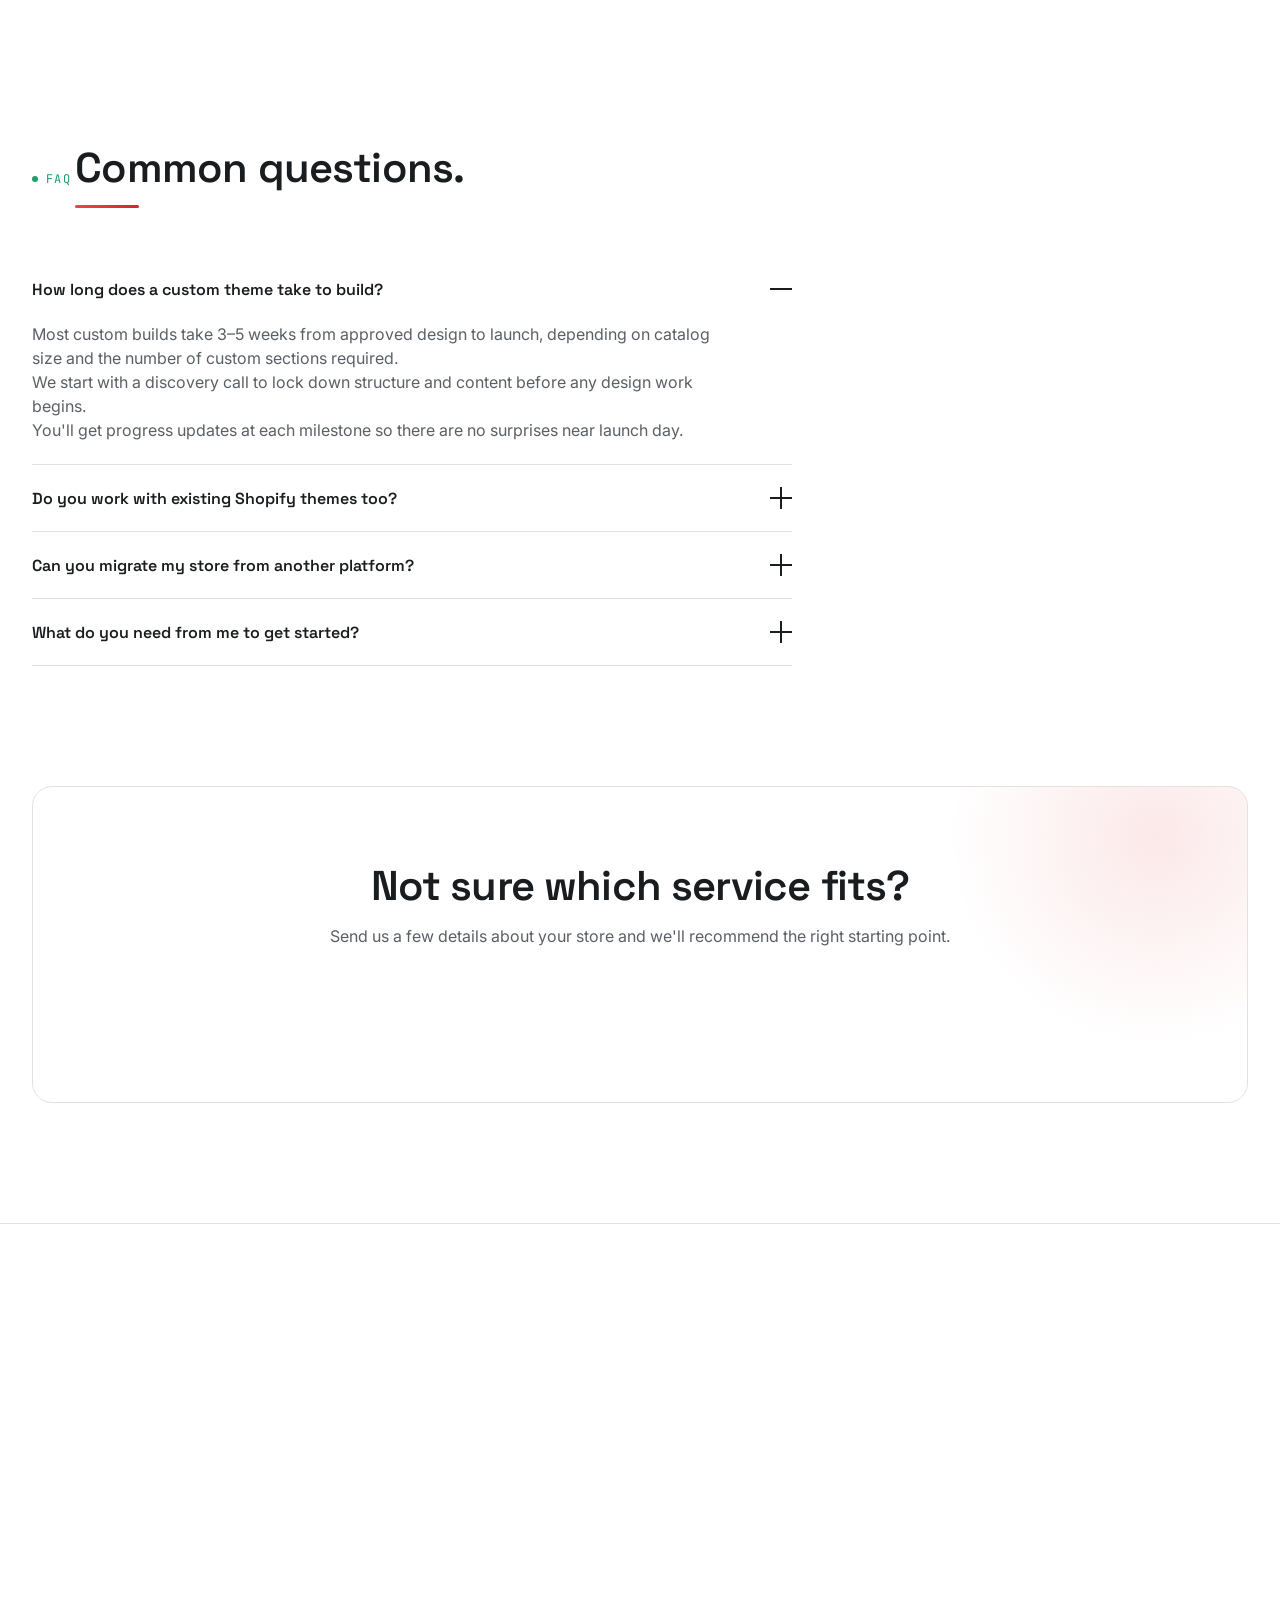
<file: pages/services.html>
<!DOCTYPE html>
<html lang="en">
<head>
<meta charset="UTF-8">
<script>
(function(){
  try {
    var t = localStorage.getItem('duoecom-theme');
    if (t === 'dark') document.documentElement.setAttribute('data-theme', 'dark');
  } catch (e) {}
})();
</script>
<meta name="viewport" content="width=device-width, initial-scale=1.0">
<title>Shopify Services | Theme Design, Development &amp; Migration — DuoEcom</title>
<meta name="description" content="Custom Shopify theme design, store development, migrations, speed optimization, and conversion-rate audits — full-service Shopify development from DuoEcom.">
<meta name="keywords" content="Shopify services, Shopify theme design, Shopify development, Shopify migration, Shopify speed optimization, Shopify CRO, DuoEcom">
<meta name="robots" content="index, follow">
<meta name="author" content="DuoEcom">
<link rel="canonical" href="https://duoecom.com/pages/services.html">

<meta property="og:type" content="website">
<meta property="og:url" content="https://duoecom.com/pages/services.html">
<meta property="og:site_name" content="DuoEcom">
<meta property="og:title" content="Shopify Services | Theme Design, Development &amp; Migration — DuoEcom">
<meta property="og:description" content="Custom Shopify theme design, store development, migrations, speed optimization, and conversion-rate audits — full-service Shopify development from DuoEcom.">
<meta property="og:image" content="https://duoecom.com/images/og-cover.png">
<meta property="og:locale" content="en_US">

<meta name="twitter:card" content="summary_large_image">
<meta name="twitter:title" content="Shopify Services | Theme Design, Development &amp; Migration — DuoEcom">
<meta name="twitter:description" content="Custom Shopify theme design, store development, migrations, speed optimization, and conversion-rate audits.">
<meta name="twitter:image" content="https://duoecom.com/images/og-cover.png">

<link rel="icon" type="image/png" href="../images/favicon.png">
<link rel="preconnect" href="https://fonts.googleapis.com">
<link href="https://fonts.googleapis.com/css2?family=Space+Grotesk:wght@500;600;700&family=Inter:wght@400;500;600;700&family=JetBrains+Mono:wght@400;500&display=swap" rel="stylesheet">
<link rel="stylesheet" href="../style.css">
<link rel="stylesheet" href="https://unpkg.com/aos@next/dist/aos.css" />
</head>
<body>

<div id="preloader">
  <div class="preloader-logo">
    <img src="../images/logo1.png" alt="DuoEcom" class="logo-light">
    <img src="../images/logo2.png" alt="DuoEcom" class="logo-dark">
  </div>
  <div class="preloader-bar"></div>
</div>


<header class="site-header">
  <nav class="nav container">
      <a href="../index.html" class="logo">
    <img src="../images/logo1.png" alt="DuoEcom Logo" class="logo-light">
    <img src="../images/logo2.png" alt="DuoEcom Logo" class="logo-dark">
    <span>DuoEcom</span>
</a>
    <ul class="nav-links">
      <li><a href="../index.html">Home</a></li>
      <li><a href="./about.html">About</a></li>
      <li><a href="./services.html">Services</a></li>
      <li><a href="./portfolio.html">Portfolio</a></li>
      <li><a href="./contact.html">Contact</a></li>
    </ul>
    <div class="nav-right">
      <button class="theme-toggle" aria-label="Toggle dark mode" aria-pressed="false">
        <span class="knob">
          <svg class="icon-sun" viewBox="0 0 24 24" fill="none" stroke="currentColor" stroke-width="2" stroke-linecap="round"><circle cx="12" cy="12" r="4"/><path d="M12 2v2M12 20v2M4.93 4.93l1.41 1.41M17.66 17.66l1.41 1.41M2 12h2M20 12h2M6.34 17.66l-1.41 1.41M19.07 4.93l-1.41 1.41"/></svg>
          <svg class="icon-moon" viewBox="0 0 24 24" fill="none" stroke="currentColor" stroke-width="2" stroke-linecap="round" stroke-linejoin="round"><path d="M21 12.79A9 9 0 1 1 11.21 3 7 7 0 0 0 21 12.79z"/></svg>
        </span>
      </button>
      <a href="./contact.html" class="btn btn-accent btn-sm nav-cta">Start a project</a>
      <button class="nav-toggle" aria-label="Toggle menu" aria-expanded="false">
        <span></span><span></span><span></span>
      </button>
    </div>
  </nav>
</header>

<div class="mobile-menu">
  <ul>
    <li><a href="../index.html">Home</a></li>
    <li><a href="./about.html">About</a></li>
    <li><a href="./services.html">Services</a></li>
    <li><a href="./portfolio.html">Portfolio</a></li>
    <li><a href="./contact.html">Contact</a></li>
  </ul>
  <a href="./contact.html" class="btn btn-accent mm-cta">Start a project</a>
  <button class="theme-toggle-mobile" aria-label="Toggle dark mode" aria-pressed="false">
    <svg class="icon-sun" viewBox="0 0 24 24" fill="none" stroke="currentColor" stroke-width="2" stroke-linecap="round" width="18" height="18"><circle cx="12" cy="12" r="4"/><path d="M12 2v2M12 20v2M4.93 4.93l1.41 1.41M17.66 17.66l1.41 1.41M2 12h2M20 12h2M6.34 17.66l-1.41 1.41M19.07 4.93l-1.41 1.41"/></svg>
    <svg class="icon-moon" viewBox="0 0 24 24" fill="none" stroke="currentColor" stroke-width="2" stroke-linecap="round" stroke-linejoin="round" width="18" height="18" style="display:none;"><path d="M21 12.79A9 9 0 1 1 11.21 3 7 7 0 0 0 21 12.79z"/></svg>
    <span>Dark mode</span>
  </button>
</div>

<main>

  <div class="container page-head"
   data-aos="fade-down"
   data-aos-duration="600">
    <p class="breadcrumb"><a href="../index.html">Home</a><span class="sep">/</span><span class="here">Services</span></p>
  </div>

  <section class="section-tight container">
    <div class="reveal" style="max-width:680px;"
    data-aos="fade-up"
    data-aos-duration="800"
    data-aos-easing="ease-out-cubic">
      <p class="eyebrow">Services</p>
      <h1 style="font-size:clamp(2rem,4.5vw,3.2rem);">Design and development, under one roof.</h1>
      <p class="lead" style="margin-top:16px;">Pick a single service or hand us the whole project — every engagement is scoped around what your store actually needs to launch and grow.</p>
    </div>
  </section>

  <!-- ============ SERVICE 1 ============ -->
  <section class="section container">
    <div class="hero-grid reveal">
      <div
      data-aos="fade-right"
      data-aos-duration="900"
      data-aos-delay="100"
      data-aos-easing="ease-out-cubic">
        <span class="tag" style="margin-bottom:14px; display:inline-block;">Service 01</span>
        <h2>Custom Shopify theme design</h2>
        <p style="margin-top:14px;">We design every page from a blank canvas around your products and brand — home, collection, product, cart, and checkout — then hand-code it in Liquid. No theme-store starting point, no recycled sections.</p>
        <ul style="margin-top:20px; display:flex; flex-direction:column; gap:10px;">
          <li style="display:flex; gap:10px; font-size:14.5px; color:var(--ink-soft);"><span style="color:var(--accent); font-weight:700;">✓</span>Fully responsive, mobile-first build</li>
          <li style="display:flex; gap:10px; font-size:14.5px; color:var(--ink-soft);"><span style="color:var(--accent); font-weight:700;">✓</span>Custom sections in the theme editor</li>
          <li style="display:flex; gap:10px; font-size:14.5px; color:var(--ink-soft);"><span style="color:var(--accent); font-weight:700;">✓</span>On-brand typography &amp; visual system</li>
        </ul>
        <a href="./contact.html" class="btn btn-accent" style="margin-top:24px;">Get a quote →</a>
      </div>
      <div class="store-frame"
      data-aos="fade-left"
      data-aos-duration="900"
      data-aos-delay="300"
      data-aos-easing="ease-out-cubic">
        <div class="store-frame-bar">
          <div class="store-frame-dots"><span></span><span></span><span></span></div>
          <div class="store-frame-url">🔒 Brandsvillage.uk</div>
          <div class="store-frame-cart">
            <svg viewBox="0 0 24 24" fill="none" stroke="var(--accent-dark)" stroke-width="2"><circle cx="9" cy="21" r="1"/><circle cx="20" cy="21" r="1"/><path d="M1 1h4l2.68 13.39a2 2 0 0 0 2 1.61h9.72a2 2 0 0 0 2-1.61L23 6H6"/></svg>
          </div>
        </div>
        <div class="store-frame-body" style="background:linear-gradient(135deg,var(--accent-tint),var(--bg-soft));">
          <img src="../images/work4.jpg" alt="Custom Shopify theme design preview">
        </div>
      </div>
    </div>
  </section>

  <!-- ============ SERVICE 2 ============ -->
  <section class="section section-bg">
    <div class="container">
      <div class="hero-grid reveal">
        <div class="store-frame" style="order:2;"
        data-aos="fade-left"
        data-aos-duration="900"
        data-aos-delay="300"
        data-aos-easing="ease-out-cubic">
          <div class="store-frame-bar">
            <div class="store-frame-dots"><span></span><span></span><span></span></div>
            <div class="store-frame-url">⚡ kidsrider.com</div>
          </div>
          <div class="store-frame-body" style="background:linear-gradient(135deg,#E7EEFB,#DCE6F7);">
            <img src="../images/mock 3.png" alt="Speed and conversion optimization preview">
          </div>
        </div>
        <div style="order:1;"
        data-aos="fade-right"
        data-aos-duration="900"
        data-aos-delay="100"
        data-aos-easing="ease-out-cubic">
          <span class="tag" style="margin-bottom:14px; display:inline-block;">Service 02</span>
          <h2>Speed &amp; conversion optimization</h2>
          <p style="margin-top:14px;">A slow store loses sales before a customer ever sees your product. We audit load speed, image weight, app scripts, and checkout friction — then fix what's actually costing you conversions.</p>
          <ul style="margin-top:20px; display:flex; flex-direction:column; gap:10px;">
            <li style="display:flex; gap:10px; font-size:14.5px; color:var(--ink-soft);"><span style="color:var(--accent); font-weight:700;">✓</span>Core Web Vitals &amp; image optimization</li>
            <li style="display:flex; gap:10px; font-size:14.5px; color:var(--ink-soft);"><span style="color:var(--accent); font-weight:700;">✓</span>Checkout &amp; cart friction audit</li>
            <li style="display:flex; gap:10px; font-size:14.5px; color:var(--ink-soft);"><span style="color:var(--accent); font-weight:700;">✓</span>A/B testing on key landing pages</li>
          </ul>
          <a href="./contact.html" class="btn btn-accent" style="margin-top:24px;">Get a quote →</a>
        </div>
      </div>
    </div>
  </section>

  <!-- ============ SERVICE 3 ============ -->
  <section class="section container">
    <div class="hero-grid reveal">
      <div
      data-aos="fade-right"
      data-aos-duration="900"
      data-aos-delay="100"
      data-aos-easing="ease-out-cubic">
        <span class="tag" style="margin-bottom:14px; display:inline-block;">Service 03</span>
        <h2>Campaigns That Deliver Real Growth</h2>
        <p style="margin-top:14px;">We create and optimize high-performing Google and Meta ad campaigns that drive more traffic, leads, and sales. Every campaign is designed to maximize your ROI and deliver measurable business growth.</p>
        <ul style="margin-top:20px; display:flex; flex-direction:column; gap:10px;">
          <li style="display:flex; gap:10px; font-size:14.5px; color:var(--ink-soft);"><span style="color:var(--accent); font-weight:700;">✓</span>478K+ People Reached</li>
          <li style="display:flex; gap:10px; font-size:14.5px; color:var(--ink-soft);"><span style="color:var(--accent); font-weight:700;">✓</span>626K+ Impressions</li>
          <li style="display:flex; gap:10px; font-size:14.5px; color:var(--ink-soft);"><span style="color:var(--accent); font-weight:700;">✓</span>4.0X Purchase ROAS</li>
        </ul>
        <a href="./contact.html" class="btn btn-accent" style="margin-top:24px;">Get a quote →</a>
      </div>
      <div class="store-frame"
      data-aos="fade-left"
      data-aos-duration="900"
      data-aos-delay="300"
      data-aos-easing="ease-out-cubic">
        <div class="store-frame-bar">
          <div class="store-frame-dots"><span></span><span></span><span></span></div>
          <!-- <div class="store-frame-url">🔒 Apexwear.com</div> -->
          <div class="store-frame-cart">
            <svg viewBox="0 0 24 24" fill="none" stroke="var(--accent-dark)" stroke-width="2"><circle cx="9" cy="21" r="1"/><circle cx="20" cy="21" r="1"/><path d="M1 1h4l2.68 13.39a2 2 0 0 0 2 1.61h9.72a2 2 0 0 0 2-1.61L23 6H6"/></svg>
          </div>
        </div>
        <div class="store-frame-body" style="background:linear-gradient(135deg,#EDEAFB,#E3DEF6);">
          <img src="../images/meta.png" alt="Full store setup and migration preview">
        </div>
      </div>
    </div>
  </section>

  <!-- ============ ADD-ONS ============ -->
  <section class="section section-bg">
    <div class="container">
      <div class="section-head reveal">
        <p class="eyebrow">Add-on support</p>
        <h2>Ongoing help after launch.</h2>
      </div>
      <div class="grid grid-4 reveal-group">
        <div class="card reveal" style="--i:0"
        data-aos="fade-right"
        data-aos-duration="700"
        data-aos-delay="300"
        data-aos-easing="ease-out-cubic">
          <h3 style="font-size:16px;">Monthly maintenance</h3>
          <p style="margin-top:8px; font-size:14px;">Bug fixes, app updates, and small section tweaks each month.</p>
        </div>
        <div class="card reveal" style="--i:1"
        data-aos="fade-up"
        data-aos-duration="700"
        data-aos-delay="400"
        data-aos-easing="ease-out-cubic">
          <h3 style="font-size:16px;">Email &amp; SMS setup</h3>
          <p style="margin-top:8px; font-size:14px;">Klaviyo flows for abandoned cart, welcome series, and post-purchase.</p>
        </div>
        <div class="card reveal" style="--i:2"
        data-aos="fade-up"
        data-aos-duration="700"
        data-aos-delay="500"
        data-aos-easing="ease-out-cubic">
          <h3 style="font-size:16px;">SEO foundations</h3>
          <p style="margin-top:8px; font-size:14px;">Metadata, schema, and site structure set up for organic search.</p>
        </div>
        <div class="card reveal" style="--i:3"
        data-aos="fade-left"
        data-aos-duration="700"
        data-aos-delay="600"
        data-aos-easing="ease-out-cubic">
          <h3 style="font-size:16px;">Custom app features</h3>
          <p style="margin-top:8px; font-size:14px;">Bespoke functionality when off-the-shelf apps don't quite fit.</p>
        </div>
      </div>
    </div>
  </section>

  <!-- ============ FAQ ============ -->
  <section class="section container">
    <div class="section-head reveal">
      <p class="eyebrow">FAQ</p>
      <h2>Common questions.</h2>
    </div>
    <div style="max-width:760px;">
      <div class="faq-item open">
        <button class="faq-q"><span>How long does a custom theme take to build?</span><span class="plus"></span></button>
        <div class="faq-a"><div class="faq-a-inner">
          <p>Most custom builds take 3–5 weeks from approved design to launch, depending on catalog size and the number of custom sections required.</p>
          <p>We start with a discovery call to lock down structure and content before any design work begins.</p>
          <p>You'll get progress updates at each milestone so there are no surprises near launch day.</p>
        </div></div>
      </div>
      <div class="faq-item">
        <button class="faq-q"><span>Do you work with existing Shopify themes too?</span><span class="plus"></span></button>
        <div class="faq-a"><div class="faq-a-inner">
          <p>Yes — we regularly customize purchased themes, fix bugs, and extend functionality without a full rebuild if that fits your budget better.</p>
          <p>This is often the faster, more affordable route if your current theme already has the structure you like.</p>
          <p>We'll audit it first and tell you honestly whether a customization or a rebuild makes more sense.</p>
        </div></div>
      </div>
      <div class="faq-item">
        <button class="faq-q"><span>Can you migrate my store from another platform?</span><span class="plus"></span></button>
        <div class="faq-a"><div class="faq-a-inner">
          <p>Yes, including WooCommerce, Wix, BigCommerce, and Etsy. We handle products, customers, and order history with minimal downtime.</p>
          <p>We map out your existing data first so nothing gets lost or duplicated during the move.</p>
          <p>Most migrations run alongside your live store so there's no interruption to sales.</p>
        </div></div>
      </div>
      <div class="faq-item">
        <button class="faq-q"><span>What do you need from me to get started?</span><span class="plus"></span></button>
        <div class="faq-a"><div class="faq-a-inner">
          <p>Brand assets (logo, colors, product photos) and a short brief on your goals. We'll guide you through anything missing during discovery.</p>
          <p>If you don't have polished assets yet, that's fine — we can work with what you have and refine it together.</p>
          <p>A rough idea of your target customer and competitors also helps us move faster from day one.</p>
        </div></div>
      </div>
    </div>
  </section>

  <!-- ============ CTA ============ -->
  <section class="section container" style="padding-top:0;">
    <div class="cta-band reveal">
      <h2>Not sure which service fits?</h2>
      <p>Send us a few details about your store and we'll recommend the right starting point.</p>
      <div class="btn-row">
        <a
        data-aos="zoom-in-up"
        data-aos-delay="400"
        data-aos-duration="800"
        href="./contact.html" class="btn btn-accent">Talk to us →</a>
      </div>
    </div>
  </section>

</main>

<footer class="site-footer">
  <div class="container"
   data-aos="fade-up"
   data-aos-duration="800"
   data-aos-easing="ease-out-cubic"
  >
    <div class="footer-top">
      <div class="footer-brand">
          <a href="../index.html" class="logo">
    <img src="../images/logo1.png" alt="DuoEcom Logo" class="logo-light">
    <img src="../images/logo2.png" alt="DuoEcom Logo" class="logo-dark">
    <span>DuoEcom</span>
</a>
        <p>A Shopify design &amp; development studio helping ecommerce brands launch faster, look sharper, and convert better.</p>
        <div class="social-row">
          <a href="https://www.linkedin.com/in/aliyan-yousaf/" target="_blank" rel="noopener" class="social-btn" aria-label="LinkedIn">
            <svg viewBox="0 0 24 24" fill="var(--ink)"><path d="M20.45 20.45h-3.56v-5.57c0-1.33-.02-3.04-1.85-3.04-1.85 0-2.14 1.45-2.14 2.94v5.67H9.34V9h3.41v1.56h.05c.48-.9 1.64-1.85 3.38-1.85 3.61 0 4.28 2.38 4.28 5.47v6.27zM5.34 7.43a2.07 2.07 0 1 1 0-4.14 2.07 2.07 0 0 1 0 4.14zM7.12 20.45H3.56V9h3.56v11.45z"/></svg>
          </a>
          <a href="https://facebook.com" target="_blank" rel="noopener" class="social-btn" aria-label="Facebook">
            <svg viewBox="0 0 24 24" fill="var(--ink)"><path d="M13.5 21v-7.5h2.5l.5-3h-3V8.5c0-.87.24-1.5 1.5-1.5h1.6V4.2C15.8 4.1 14.7 4 13.5 4 11 4 9.5 5.5 9.5 8.2v2.3H7v3h2.5V21h4z"/></svg>
          </a>
          <a href="https://www.fiverr.com/aliyanyy77" target="_blank" rel="noopener" class="social-btn" aria-label="Fiverr">
            <svg viewBox="0 0 24 24" fill="var(--ink)"><path d="M21 8h-6V6.5A1.5 1.5 0 0 1 16.5 5H18V2h-2.2A4.3 4.3 0 0 0 11.5 6.3V8H9v3h2.5v8h3v-8H18l.7-3h-3.7V6.5A.5.5 0 0 1 15.5 6H17v0h4zM3 11h3v8H3z"/><circle cx="4.5" cy="7" r="1.7"/></svg>
          </a>
        </div>
      </div>
      <div class="footer-col">
        <h4>Navigate</h4>
        <ul>
          <li><a href="../index.html">Home</a></li>
          <li><a href="./about.html">About</a></li>
          <li><a href="./services.html">Services</a></li>
          <li><a href="./portfolio.html">Portfolio</a></li>
          <li><a href="./contact.html">Contact</a></li>
        </ul>
      </div>
      <div class="footer-col">
        <h4>Get in touch</h4>
        <ul>
          <li><a href="mailto:info@duoecom.com">info@duoecom.com</a></li>
          <li><a href="https://www.fiverr.com/aliyanyy77" target="_blank" rel="noopener">Hire us on Fiverr</a></li>
          <li><a href="./contact.html">Request a quote</a></li>
        </ul>
      </div>
    </div>
    <div class="footer-bottom">
      <span>DuoEcom. All rights reserved.</span>
      <!-- <span>Build by Aliyan.</span> -->
    </div>
  </div>
</footer>

<script src="https://cdnjs.cloudflare.com/ajax/libs/gsap/3.12.5/gsap.min.js" defer></script>
<script src="../main.js" defer></script>

<!-- AOS animation pugin -->
<script src="https://unpkg.com/aos@2.3.4/dist/aos.js"></script>
<script>
  AOS.init();
</script>
</body>
</html>
</file>
<file: style.css>
/* ==========================================================================
   DuoEcom — Shopify Design & Development Agency
   Design tokens
   ========================================================================== */
:root {
  /* Color — light (default) */
  --bg:           #ffffff;
  --bg-soft:      #FFFFFF;
  --surface:      #FFFFFF;
  --accent-tint:  #FCE9E7;
  --ink:          #1A1D1F;
  --ink-soft:     #5B5F66;
  --line:         #E4E2DC;
  --accent:       #E5484D;
  --accent-dark:  #C82B30;
  --accent-ink:   #FFFFFF;
  --success:      #1F9D6B;
  --shadow-soft:  rgba(26,29,31,.14);
  --shadow-strong: rgba(26,29,31,.22);

  /* Hero network graphic — theme-aware line/dot colors */
  --net-line-color: rgba(26,29,31,.08);
  --net-dot-color:  rgba(26,29,31,.25);

  /* Type */
  --font-display: "Space Grotesk", "Helvetica Neue", Arial, sans-serif;
  --font-body:    "Inter", "Helvetica Neue", Arial, sans-serif;
  --font-mono:    "JetBrains Mono", "Courier New", monospace;

  /* Scale */
  --container: 1180px;
  --radius-sm: 6px;
  --radius-md: 12px;
  --radius-lg: 20px;

  /* Motion */
  --ease: cubic-bezier(.16,.84,.44,1);
  --ease-spring: cubic-bezier(.34,1.56,.64,1);
}

/* Dark theme overrides */
[data-theme="dark"] {
  --bg:           #14161A;
  --bg-soft:      #1B1E23;
  --surface:      #1F2228;
  --accent-tint:  #3A2222;
  --ink:          #F2F1ED;
  --ink-soft:     #9A9DA4;
  --line:         #2D3038;
  --accent:       #FF6B6F;
  --accent-dark:  #FF9A9D;
  --accent-ink:   #14161A;
  --success:      #36C98C;
  --shadow-soft:  rgba(0,0,0,.45);
  --shadow-strong: rgba(0,0,0,.6);

  --net-line-color: rgba(255,255,255,.10);
  --net-dot-color:  rgba(255,255,255,.35);
}

[data-theme="dark"] .site-header { background: rgba(20,22,26,.82); }
[data-theme="dark"] .btn-primary { background: var(--accent); color: var(--accent-ink); }
[data-theme="dark"] .btn-primary:hover { background: var(--accent-dark); }
[data-theme="dark"] .logo-mark::after { border-color: var(--accent-ink); }
[data-theme="dark"] .social-btn svg { fill: var(--ink); }

* { margin: 0; padding: 0; box-sizing: border-box; }

html { scroll-behavior: smooth; }

body, .site-header, .card, .form-card, .contact-info-card, .store-frame,
.store-frame-bar, .store-frame-url, .btn-ghost, .field input, .field textarea,
.field select, .trust-pill, .tag, .skill-bar-track, .cta-band, .social-btn,
.faq-item, .filter-btn, .theme-toggle {
  transition: background .35s ease, color .35s ease, border-color .35s ease, box-shadow .35s ease;
}

@media (prefers-reduced-motion: reduce) {
  html { scroll-behavior: auto; }
  *, *::before, *::after {
    animation-duration: .001ms !important;
    animation-iteration-count: 1 !important;
    transition-duration: .001ms !important;
    scroll-behavior: auto !important;
  }
}

body {
  font-family: var(--font-body);
  background: var(--bg);
  color: var(--ink);
  -webkit-font-smoothing: antialiased;
  line-height: 1.5;
  overflow-x: hidden;
}

img, svg { display: block; max-width: 100%; }

a { color: inherit; text-decoration: none; }

ul { list-style: none; }

button { font-family: inherit; cursor: pointer; border: none; background: none; color: inherit; }

:focus-visible {
  outline: 2px solid var(--accent);
  outline-offset: 3px;
  border-radius: 4px;
}

.container {
  width: 100%;
  margin: 0 auto;
  padding: 0 20px;
}

@media (max-width: 380px) {
  .container { padding: 0 16px; }
}

@media (min-width: 768px) {
  .container { padding: 0 32px; }
}

.eyebrow {
  font-family: var(--font-mono);
  font-size: 12px;
  letter-spacing: .12em;
  text-transform: uppercase;
  color: var(--success);
  display: inline-flex;
  align-items: center;
  gap: 8px;
  margin-bottom: 14px;
}

.eyebrow::before {
  content: "";
  width: 6px;
  height: 6px;
  border-radius: 50%;
  background: var(--success);
  flex-shrink: 0;
  box-shadow: 0 0 0 0 rgba(31,157,107,.5);
  animation: eyebrow-pulse 2s ease-out infinite;
}

@keyframes eyebrow-pulse {
  0%   { box-shadow: 0 0 0 0 rgba(31,157,107,.5); }
  70%  { box-shadow: 0 0 0 6px rgba(31,157,107,0); }
  100% { box-shadow: 0 0 0 0 rgba(31,157,107,0); }
}

[data-theme="dark"] .eyebrow::before {
  animation-name: eyebrow-pulse-dark;
}

@keyframes eyebrow-pulse-dark {
  0%   { box-shadow: 0 0 0 0 rgba(54,201,140,.5); }
  70%  { box-shadow: 0 0 0 6px rgba(54,201,140,0); }
  100% { box-shadow: 0 0 0 0 rgba(54,201,140,0); }
}

h1, h2, h3, h4 {
  font-family: var(--font-display);
  letter-spacing: -0.02em;
  font-weight: 600;
  color: var(--ink);
}

h1 { font-size: clamp(2.2rem, 6vw, 4.2rem); line-height: 1.04; font-weight: 700; }
h2 { font-size: clamp(1.7rem, 4vw, 2.6rem); line-height: 1.12; }
h3 { font-size: clamp(1.15rem, 2.4vw, 1.4rem); line-height: 1.3; }

p { color: var(--ink-soft); }

.lead {
  font-size: clamp(1rem, 1.6vw, 1.2rem);
  color: var(--ink-soft);
  max-width: 60ch;
}

/* ==========================================================================
   Buttons
   ========================================================================== */
.btn {
  display: inline-flex;
  align-items: center;
  justify-content: center;
  gap: 8px;
  font-family: var(--font-body);
  font-weight: 600;
  font-size: 15px;
  padding: 14px 26px;
  border-radius: 999px;
  transition: transform .25s var(--ease), box-shadow .25s var(--ease), background .2s ease;
  white-space: nowrap;
}

.btn-primary {
  background: var(--ink);
  color: #fff;
}
.btn-primary:hover { transform: translateY(-2px); box-shadow: 0 10px 24px var(--shadow-strong); }

.btn-accent {
  background: var(--accent);
  color: #fff;
}
.btn-accent:hover { transform: translateY(-2px); box-shadow: 0 10px 24px rgba(229,72,77,.35); background: var(--accent-dark); }

.btn-ghost {
  background: transparent;
  color: var(--ink);
  border: 1.5px solid var(--line);
}
.btn-ghost:hover { border-color: var(--ink); transform: translateY(-2px); }

.btn-sm { padding: 10px 18px; font-size: 13px; }

/* Magnetic buttons — JS writes --mx/--my as the cursor approaches */
.btn {
  --mx: 0px;
  --my: 0px;
  transform: translate(var(--mx), var(--my));
}
.btn-accent:hover, .btn-ghost:hover, .btn-primary:hover {
  transform: translate(var(--mx), var(--my)) translateY(-2px);
}

/* ==========================================================================
   Header / Nav
   ========================================================================== */
.site-header {
  position: sticky;
  top: 0;
  z-index: 100;
  background: rgba(255, 255, 255, 0.82);
  backdrop-filter: blur(10px);
  border-bottom: 1px solid var(--line);
  transition: background .3s ease, box-shadow .3s ease, border-color .3s ease;
}

/* Glass state once the page has scrolled a little */
.site-header.is-scrolled {
  background: rgba(255, 255, 255, 0.92);
  box-shadow: 0 8px 30px var(--shadow-soft);
  border-bottom-color: transparent;
}
[data-theme="dark"] .site-header.is-scrolled { background: rgba(20,22,26,.92); }

.nav {
  display: flex;
  align-items: center;
  justify-content: space-between;
  padding-top: 18px;
  padding-bottom: 18px;
}

.logo {
  font-family: var(--font-display);
  font-weight: 700;
  font-size: 19px;
  letter-spacing: -0.01em;
  display: flex;
  align-items: center;
  gap: 9px;
}

.logo-mark {
  width: 28px;
  height: 28px;
  border-radius: 8px;
  background: var(--accent);
  position: relative;
  flex-shrink: 0;
}
.logo-mark::after {
  content: "";
  position: absolute;
  inset: 7px;
  border: 2px solid #fff;
  border-radius: 3px;
}

.nav-links {
  display: none;
  align-items: center;
  gap: 36px;
}

.nav-links a {
  font-size: 14.5px;
  font-weight: 500;
  color: var(--ink-soft);
  position: relative;
  padding: 4px 0;
  transition: color .2s ease;
}
.nav-links a:hover { color: var(--ink); }
.nav-links a.active { color: var(--ink); }
.nav-links a.active::after {
  content: "";
  position: absolute;
  left: 0; right: 0; bottom: -4px;
  height: 2px;
  background: var(--accent);
  border-radius: 2px;
}

/* Animated underline for all top-level nav links, not just .active */
.nav-links a::before {
  content: "";
  position: absolute;
  left: 0; right: 100%; bottom: -4px;
  height: 2px;
  background: var(--accent);
  border-radius: 2px;
  transition: right .3s var(--ease);
}
.nav-links a:hover::before { right: 0; }

.nav-cta { display: none; }

/* Theme toggle — desktop only in the header.
   Mobile already has its own toggle ("Dark mode") inside the slide-out menu,
   so showing this one too was a duplicate next to the hamburger/close icon. */
.theme-toggle { display: none; }

.nav-right {
  display: flex;
  align-items: center;
  gap: 14px;
}

.theme-toggle {
  position: relative;
  width: 52px;
  height: 28px;
  border-radius: 999px;
  background: var(--bg-soft);
  border: 1px solid var(--line);
  flex-shrink: 0;
  display: flex;
  align-items: center;
  padding: 3px;
}
.theme-toggle .knob {
  width: 20px;
  height: 20px;
  border-radius: 50%;
  background: var(--surface);
  border: 1px solid var(--line);
  display: flex;
  align-items: center;
  justify-content: center;
  transform: translateX(0);
  transition: transform .35s var(--ease), background .35s ease;
  box-shadow: 0 2px 6px var(--shadow-soft);
}
[data-theme="dark"] .theme-toggle .knob { transform: translateX(22px); background: var(--accent); border-color: var(--accent); }
.theme-toggle .knob svg {
  width: 13px;
  height: 13px;
  stroke: var(--ink-soft);
}
[data-theme="dark"] .theme-toggle .knob svg { stroke: var(--accent-ink); }
.theme-toggle .icon-sun { display: block; }
.theme-toggle .icon-moon { display: none; }
[data-theme="dark"] .theme-toggle .icon-sun { display: none; }
[data-theme="dark"] .theme-toggle .icon-moon { display: block; }

.theme-toggle-mobile {
  display: flex;
  align-items: center;
  gap: 10px;
  font-size: 14px;
  font-weight: 600;
  margin-top: 28px;
  padding-top: 20px;
  border-top: 1px solid var(--line);
}

.nav-toggle {
  display: flex;
  flex-direction: column;
  gap: 5px;
  padding: 8px;
  z-index: 110;
}
.nav-toggle span {
  width: 22px;
  height: 2px;
  background: var(--ink);
  border-radius: 2px;
  transition: transform .3s var(--ease), opacity .3s var(--ease);
}
.nav-toggle.open span:nth-child(1) { transform: translateY(7px) rotate(45deg); }
.nav-toggle.open span:nth-child(2) { opacity: 0; }
.nav-toggle.open span:nth-child(3) { transform: translateY(-7px) rotate(-45deg); }

.mobile-menu {
  position: fixed;
  inset: 0;
  top: 0;
  background: var(--bg);
  z-index: 99;
  display: flex;
  flex-direction: column;
  justify-content: center;
  padding: 32px;
  margin-top: -110px;
  transform: translateY(-100%);
  transition: transform .4s var(--ease);
  opacity: 0;
}
.mobile-menu.open { transform: translateY(0); opacity: 1; }
.mobile-menu ul { display: flex; flex-direction: column; gap: 6px; }
.mobile-menu a {
  font-family: var(--font-display);
  font-size: 20px;
  font-weight: 600;
  padding: 14px 0;
  border-bottom: 1px solid var(--line);
  display: block;
}
.mobile-menu .mm-cta {
  margin-top: 28px;
  align-self: flex-start;
  font-size: 14px;
  padding: 11px 20px;
  border-radius: var(--radius-sm);
}

@media (min-width: 900px) {
  .nav-links { display: flex; }
  .nav-cta { display: inline-flex; }
  .nav-toggle { display: none; }
  .theme-toggle { display: flex; }
}

/* ==========================================================================
   Section spacing
   ========================================================================== */
.section { padding-top: 72px; padding-bottom: 72px; position: relative; }
.section-tight { padding-top: 48px; padding-bottom: 48px; }
@media (min-width: 900px) {
  .section { padding-top: 120px; padding-bottom: 120px; }
  .section-tight { padding-top: 72px; padding-bottom: 72px; }
}

.section-bg { background: var(--bg-soft); }
.section-ink {
  background: var(--ink);
  color: #fff;
}
.section-ink h2, .section-ink h3, .section-ink p { color: #fff; }
.section-ink .lead, .section-ink p { color: rgba(255,255,255,.68); }

.section-head { max-width: 640px; margin-bottom: 48px; }
.section-head.center { margin-left: auto; margin-right: auto; text-align: center; }

/* Soft connective fade so adjacent sections don't cut off abruptly */
.section-bg::before,
.section-bg::after {
  content: "";
  position: absolute;
  left: 0; right: 0;
  height: 64px;
  pointer-events: none;
  background: linear-gradient(180deg, var(--bg), transparent);
  z-index: 0;
}
.section-bg::before { top: 0; }
.section-bg::after { bottom: 0; transform: scaleY(-1); }

/* Keep the actual section content (eyebrow/heading/cards) above the
   decorative fade overlay above, so text like "Selected work" never
   gets dulled/hidden behind it — matches how the plain .section sections
   already render, since they have no fade overlay at all. */
.section-bg > .container {
  position: relative;
  z-index: 1;
}

/* ==========================================================================
   Hero
   ========================================================================== */
.hero {
  position: relative;
  padding-top: 56px;
  padding-bottom: 64px;
  overflow: hidden;
}
@media (min-width: 900px) { .hero { padding-top: 88px; padding-bottom: 100px; } }

/* Lightweight entrance — pure CSS, fires the instant the page paints.
   No JS/CDN dependency, so there is no flash-then-refade delay. */
@keyframes heroIn {
  from { opacity: 0; transform: translateY(14px); }
  to   { opacity: 1; transform: translateY(0); }
}
.hero .eyebrow,
.hero h1,
.hero .lead,
.hero-actions,
.hero-stats,
.hero .store-frame,
.hero .floating-tag {
  animation: heroIn .6s var(--ease) both;
}
.hero .eyebrow      { animation-delay: .02s; }
.hero h1            { animation-delay: .07s; }
.hero .lead          { animation-delay: .13s; }
.hero-actions        { animation-delay: .18s; }
.hero-stats          { animation-delay: .24s; }
.hero .store-frame   { animation-delay: .1s; }
.hero .floating-tag  { animation-delay: .4s; }

@media (prefers-reduced-motion: reduce) {
  .hero .eyebrow, .hero h1, .hero .lead, .hero-actions,
  .hero-stats, .hero .store-frame, .hero .floating-tag {
    animation: none;
  }
}

.hero-grid {
  display: grid;
  gap: 40px;
  align-items: center;
}
@media (min-width: 980px) {
  .hero-grid { grid-template-columns: 1.05fr .95fr; gap: 56px; }
}

.hero-actions {
  display: flex;
  flex-wrap: wrap;
  gap: 14px;
  margin-top: 30px;
}

.hero-stats {
  display: grid;
  grid-template-columns: repeat(2, 1fr);
  gap: 28px;
  margin-top: 48px;
  padding-top: 32px;
  border-top: 1px solid var(--line);
}
@media (min-width: 640px) {
  .hero-stats { grid-template-columns: repeat(4, 1fr); }
}
.hero-stat .num {
  font-family: var(--font-display);
  font-size: clamp(1.6rem, 3vw, 2.1rem);
  font-weight: 700;
  color: var(--ink);
  display: block;
  font-variant-numeric: tabular-nums;
}
.hero-stat .label {
  font-size: 12.5px;
  color: var(--ink-soft);
  font-family: var(--font-mono);
  letter-spacing: .03em;
}

/* Count-up reveal — number pops in slightly as it counts, premium touch */
.hero-stat {
  opacity: 0;
  transform: translateY(8px);
  transition: opacity .5s var(--ease), transform .5s var(--ease);
}
.hero-stat.in-view { opacity: 1; transform: translateY(0); }
.hero-stat:nth-child(1) { transition-delay: 0s; }
.hero-stat:nth-child(2) { transition-delay: .1s; }
.hero-stat:nth-child(3) { transition-delay: .2s; }
.hero-stat:nth-child(4) { transition-delay: .3s; }

@media (max-width: 480px) {
  .hero-stats { gap: 20px 26px; }
}

/* Browser/store chrome mockup — signature element */
.store-frame {
  background: var(--surface);
  border-radius: var(--radius-lg);
  border: 1px solid var(--line);
  box-shadow: 0 30px 60px -20px var(--shadow-strong);
  overflow: hidden;
  transform: rotate(-1deg);
}
.store-frame-bar {
  display: flex;
  align-items: center;
  gap: 10px;
  padding: 12px 16px;
  background: var(--bg-soft);
  border-bottom: 1px solid var(--line);
}
.store-frame-dots { display: flex; gap: 6px; }
.store-frame-dots span {
  width: 9px; height: 9px; border-radius: 50%; background: var(--line);
}
.store-frame-url {
  flex: 1;
  background: var(--surface);
  border: 1px solid var(--line);
  border-radius: 999px;
  font-family: var(--font-mono);
  font-size: 11px;
  color: var(--ink-soft);
  padding: 5px 14px;
  display: flex;
  align-items: center;
  gap: 6px;
  overflow: hidden;
  white-space: nowrap;
}
.store-frame-cart {
  width: 22px; height: 22px;
  border-radius: 50%;
  background: var(--accent-tint);
  display: flex;
  align-items: center;
  justify-content: center;
  flex-shrink: 0;
}
.store-frame-cart svg { width: 12px; height: 12px; }
.store-frame-body { aspect-ratio: 4/3; background: linear-gradient(135deg, var(--accent-tint), var(--bg-soft)); position: relative; overflow: hidden; }
.store-frame-body img { width: 100%; height: 100%; object-fit: cover; display: block; }

/* Portfolio images are buttons that open the lightbox — reset button
   chrome so they look identical to the plain div they replaced. */
button.store-frame-body {
  display: block;
  width: 100%;
  padding: 0;
  border: 0;
  text-align: inherit;
  font: inherit;
  cursor: zoom-in;
}
.lightbox-hint {
  position: absolute;
  top: 14px;
  right: 14px;
  width: 36px;
  height: 36px;
  border-radius: 50%;
  background: rgba(20,22,26,.55);
  backdrop-filter: blur(4px);
  display: flex;
  align-items: center;
  justify-content: center;
  opacity: 0;
  transform: scale(.8);
  transition: opacity .25s var(--ease), transform .25s var(--ease);
  pointer-events: none;
}
.lightbox-hint svg { width: 16px; height: 16px; stroke: #fff; }
.portfolio-card:hover .lightbox-hint,
.store-frame-body:focus-visible .lightbox-hint {
  opacity: 1;
  transform: scale(1);
}

.floating-tag {
  position: absolute;
  background: var(--surface);
  border: 1px solid var(--line);
  border-radius: var(--radius-md);
  padding: 8px 12px;
  box-shadow: 0 14px 30px var(--shadow-soft);
  display: flex;
  align-items: center;
  gap: 8px;
  font-size: 12px;
  font-weight: 600;
  white-space: nowrap;
  animation: float 5s ease-in-out infinite;
  max-width: calc(100% - 16px);
}
.floating-tag .dot { width: 8px; height: 8px; border-radius: 50%; background: var(--success); flex-shrink: 0; }
@keyframes float {
  0%, 100% { transform: translateY(0); }
  50% { transform: translateY(-8px); }
}

/* On small screens, keep floating tags safely inside the hero image column
   instead of bleeding past the edge (which caused clipped/cramped text) */
@media (max-width: 640px) {
  .floating-tag { font-size: 11px; padding: 7px 10px; gap: 6px; }
  .floating-tag[style*="right:-12px"],
  .floating-tag[style*="right: -12px"] { right: 4px !important; top: 8px !important; }
  .floating-tag[style*="left:-18px"],
  .floating-tag[style*="left: -18px"] { left: 4px !important; bottom: 8px !important; }
}

@media (min-width: 641px) {
  .floating-tag { font-size: 13px; padding: 10px 14px; gap: 10px; }
}

/* ==========================================================================
   Logo / trust strip
   ========================================================================== */
.trust-strip {
  display: flex;
  flex-wrap: wrap;
  gap: 14px;
  justify-content: center;
  align-items: center;
}
.trust-pill {
  font-family: var(--font-mono);
  font-size: 12px;
  letter-spacing: .04em;
  color: var(--ink-soft);
  border: 1px solid var(--line);
  border-radius: 999px;
  padding: 8px 16px;
  background: var(--surface);
  transition: transform .25s var(--ease), border-color .25s ease, color .25s ease;
}
.trust-pill:hover {
  transform: translateY(-3px);
  border-color: var(--accent);
  color: var(--ink);
}

/* ==========================================================================
   Cards: services / process / portfolio / testimonials
   ========================================================================== */
.grid {
  display: grid;
  gap: 22px;
}
@media (min-width: 700px) { .grid-2 { grid-template-columns: repeat(2, 1fr); } }
@media (min-width: 900px) { .grid-3 { grid-template-columns: repeat(3, 1fr); } }
@media (min-width: 980px) { .grid-4 { grid-template-columns: repeat(4, 1fr); } }

.card {
  background: var(--surface);
  border: 1px solid var(--line);
  border-radius: var(--radius-md);
  padding: 30px;
  transition: transform .3s var(--ease), box-shadow .3s var(--ease), border-color .3s ease;
  transform-style: preserve-3d;
  perspective: 900px;
}
.card:hover {
  box-shadow: 0 20px 40px -16px var(--shadow-soft);
  border-color: #d8d5cd;
}
[data-theme="dark"] .card:hover { border-color: #3a3e46; }

/* 3D tilt — JS writes --rx/--ry as the pointer moves across the card;
   falls back to the simple translateY hover above when JS/motion is off. */
.card[data-tilt] {
  --rx: 0deg;
  --ry: 0deg;
  transform: translateY(0) rotateX(var(--rx)) rotateY(var(--ry));
}
.card[data-tilt]:hover { transform: translateY(-4px) rotateX(var(--rx)) rotateY(var(--ry)); }

.service-icon {
  width: 46px;
  height: 46px;
  border-radius: 12px;
  background: var(--accent-tint);
  display: flex;
  align-items: center;
  justify-content: center;
  margin-bottom: 18px;
}
.service-icon svg { width: 22px; height: 22px; stroke: var(--accent-dark); }

.service-tags {
  display: flex;
  flex-wrap: wrap;
  gap: 8px;
  margin-top: 16px;
}
.tag {
  font-family: var(--font-mono);
  font-size: 11px;
  color: var(--ink-soft);
  background: var(--bg-soft);
  border: 1px solid var(--line);
  border-radius: 999px;
  padding: 4px 10px;
}

/* Process steps */
.process-list { display: flex; flex-direction: column; }
.process-step {
  display: grid;
  grid-template-columns: auto 1fr;
  gap: 20px;
  padding: 28px 0;
  border-top: 1px solid var(--line);
  transition: padding-left .35s var(--ease), background .35s ease;
}
.process-step:first-child { border-top: none; }
.process-step:hover { padding-left: 8px; }
.process-num {
  font-family: var(--font-mono);
  font-size: 13px;
  color: var(--accent);
  padding-top: 4px;
  transition: text-shadow .3s ease;
}
.process-step:hover .process-num { text-shadow: 0 0 14px rgba(229,72,77,.5); }
@media (max-width: 699px) {
  .process-step {
    grid-template-columns: 1fr;
    text-align: center;
  }
  .process-step p {
    text-align: left;
  }
}
@media (min-width: 700px) {
  .process-step { grid-template-columns: 80px 1fr 1fr; align-items: start; }
}

/* Portfolio */
.portfolio-card { padding: 0; overflow: hidden; }
.portfolio-card .store-frame { transform: none; border-radius: 0; border: none; box-shadow: none; }
.portfolio-card .store-frame-body { transition: transform .5s var(--ease); }
.portfolio-card:hover .store-frame-body { transform: scale(1.04); }
.portfolio-card .store-frame-body img { transition: transform .5s var(--ease); }
.portfolio-meta { padding: 22px 24px 26px; }
.portfolio-meta .row {
  display: flex;
  justify-content: space-between;
  align-items: baseline;
  margin-bottom: 6px;
}
.portfolio-meta .cat {
  font-family: var(--font-mono);
  font-size: 11px;
  color: var(--accent-dark);
  text-transform: uppercase;
  letter-spacing: .06em;
}
.portfolio-link {
  display: inline-flex;
  align-items: center;
  gap: 6px;
  font-size: 13.5px;
  font-weight: 600;
  margin-top: 12px;
  color: var(--ink);
}
.portfolio-link svg { width: 14px; height: 14px; transition: transform .2s var(--ease); }
.portfolio-link:hover svg { transform: translate(3px,-3px); }

.result-chip {
  display: inline-flex;
  align-items: center;
  gap: 6px;
  font-size: 12px;
  font-weight: 600;
  color: var(--success);
  background: rgba(31,157,107,.1);
  border-radius: 999px;
  padding: 4px 10px;
  margin-top: 10px;
}

/* Image "uncover" reveal — starts partially masked, opens as it scrolls into view.
   Applied via the .reveal-img class (see portfolio images). */
.reveal-img {
  position: relative;
  overflow: hidden;
}
.reveal-img img {
  clip-path: inset(0 0 45% 0);
  transform: scale(1.1);
  transition: clip-path 1.1s var(--ease), transform 1.2s var(--ease);
}
.reveal-img.in-view img {
  clip-path: inset(0 0 0 0);
  transform: scale(1);
}
@media (prefers-reduced-motion: reduce) {
  .reveal-img img { clip-path: inset(0); transform: none; transition: none; }
}

/* Testimonials */
.testimonial-card {
  display: flex;
  flex-direction: column;
  justify-content: space-between;
}
.testimonial-card .stars svg { transition: transform .25s var(--ease); }
.testimonial-card:hover .stars svg { transform: scale(1.08); }
.testimonial-card:hover .stars svg:nth-child(2) { transition-delay: .03s; }
.testimonial-card:hover .stars svg:nth-child(3) { transition-delay: .06s; }
.testimonial-card:hover .stars svg:nth-child(4) { transition-delay: .09s; }
.testimonial-card:hover .stars svg:nth-child(5) { transition-delay: .12s; }
.stars { display: flex; gap: 3px; margin-bottom: 16px; }
.stars svg { width: 15px; height: 15px; fill: var(--accent); }
.testimonial-quote {
  font-family: var(--font-display);
  font-size: 17px;
  font-weight: 500;
  color: var(--ink);
  line-height: 1.45;
  margin-bottom: 22px;
}
.testimonial-person { display: flex; align-items: center; gap: 12px; }
.avatar {
  width: 42px; height: 42px;
  border-radius: 50%;
  background: var(--accent);
  color: #fff;
  display: flex;
  align-items: center;
  justify-content: center;
  font-family: var(--font-display);
  font-weight: 700;
  font-size: 14px;
  flex-shrink: 0;
  transition: transform .3s var(--ease-spring);
}
.testimonial-card:hover .avatar { transform: scale(1.08) rotate(-4deg); }
.testimonial-person .name { font-size: 14px; font-weight: 600; color: var(--ink); }
.testimonial-person .role { font-size: 12.5px; color: var(--ink-soft); }

/* ==========================================================================
   CTA band
   Theme-aware: light mode gets a light surface card, dark mode gets the
   dark ink card with the red radial glow.
   ========================================================================== */
.cta-band {
  background: var(--surface);
  border: 1px solid var(--line);
  border-radius: var(--radius-lg);
  padding: 52px 28px;
  text-align: center;
  position: relative;
  overflow: hidden;
}
.cta-band::before {
  content: "";
  position: absolute;
  width: 420px; height: 420px;
  background: radial-gradient(circle, rgba(229,72,77,.5), transparent 70%);
  top: -160px; right: -120px;
  opacity: .25;
  transition: opacity .35s ease;
}
.cta-band h2, .cta-band p { color: var(--ink); position: relative; z-index: 1; }
.cta-band p { color: var(--ink-soft); margin: 14px auto 28px; }
.cta-band .btn-row { display: flex; gap: 14px; justify-content: center; flex-wrap: wrap; position: relative; z-index: 1; }

.cta-band .btn-ghost { border-color: var(--line); color: var(--ink); }

[data-theme="dark"] .cta-band { background: var(--dark-bg); border: none; }
[data-theme="dark"] .cta-band h2, [data-theme="dark"] .cta-band p { color: #fff; }
[data-theme="dark"] .cta-band p { color: rgba(255,255,255,.65); }
[data-theme="dark"] .cta-band::before { opacity: .5; }
[data-theme="dark"] .cta-band .btn-ghost { border-color: rgba(255,255,255,.3); color: #fff; }

@media (min-width: 900px) { .cta-band { padding: 76px 40px; } }

/* ==========================================================================
   Footer
   ========================================================================== */
.site-footer {
  border-top: 1px solid var(--line);
  padding: 56px 0 28px;
}
.footer-top {
  display: grid;
  gap: 36px;
  margin-bottom: 40px;
}
@media (min-width: 800px) {
  .footer-top { grid-template-columns: 1.4fr 1fr 1fr; }
}
.footer-brand p { margin-top: 14px; max-width: 320px; font-size: 14.5px; }
.footer-col h4 { font-size: 13px; font-family: var(--font-mono); text-transform: uppercase; letter-spacing: .06em; color: var(--ink-soft); margin-bottom: 16px; font-weight: 500; }
.footer-col ul { display: flex; flex-direction: column; gap: 11px; }
.footer-col a { font-size: 14.5px; color: var(--ink-soft); transition: color .2s ease; }
.footer-col a:hover { color: var(--accent-dark); }

.social-row { display: flex; gap: 10px; margin-top: 16px; }
.social-btn {
  width: 38px; height: 38px;
  border-radius: 10px;
  border: 1px solid var(--line);
  display: flex;
  align-items: center;
  justify-content: center;
  transition: border-color .2s ease, transform .2s var(--ease), background .2s ease;
}
.social-btn svg { width: 17px; height: 17px; }
.social-btn:hover { border-color: var(--accent); background: var(--accent-tint); transform: translateY(-2px); }

.footer-bottom {
  display: flex;
  font-weight: bold;
  flex-wrap: wrap;
  gap: 12px;
  justify-content: center;
  align-items: center;
  padding-top: 24px;
  border-top: 1px solid var(--line);
  font-size: 13px;
  color: #000000;
}

/* ==========================================================================
   Page header (for non-home pages)
   ========================================================================== */
.page-head {
  padding-top: 48px;
  padding-bottom: 8px;
}
@media (min-width: 900px) { .page-head { padding-top: 64px; padding-bottom: 8px; } }
.breadcrumb {
  font-family: var(--font-mono);
  font-size: 12.5px;
  color: var(--ink-soft);
  margin-bottom: 18px;
}
.breadcrumb .sep { margin: 0 6px; opacity: .5; }
.breadcrumb .here { color: var(--accent-dark); }

/* ==========================================================================
   Forms (contact page)
   ========================================================================== */
.form-card {
  background: var(--surface);
  border: 1px solid var(--line);
  border-radius: var(--radius-lg);
  padding: 32px;
}
@media (min-width: 700px) { .form-card { padding: 44px; } }
.field { margin-bottom: 20px; }
.field label {
  display: block;
  font-size: 13px;
  font-weight: 600;
  margin-bottom: 8px;
}
.field input, .field textarea, .field select {
  width: 100%;
  font-family: var(--font-body);
  font-size: 15px;
  padding: 13px 16px;
  border: 1.5px solid var(--line);
  border-radius: var(--radius-sm);
  background: var(--bg);
  color: var(--ink);
  transition: border-color .2s ease, background .2s ease;
}
.field input:focus, .field textarea:focus, .field select:focus {
  border-color: var(--accent);
  background: var(--surface);
  outline: none;
}
.field textarea { resize: vertical; min-height: 120px; }
.field-row { display: grid; gap: 20px; }
@media (min-width: 600px) { .field-row { grid-template-columns: 1fr 1fr; } }

.form-note { font-size: 13px; color: var(--ink-soft); margin-top: 14px; }

.contact-info-card {
  background: var(--bg-soft);
  border-radius: var(--radius-lg);
  padding: 32px;
  height: 100%;
}
.contact-item { display: flex; gap: 14px; padding: 16px 0; border-top: 1px solid var(--line); }
.contact-item:first-of-type { border-top: none; }
.contact-item .ic {
  width: 38px; height: 38px;
  border-radius: 10px;
  background: var(--surface);
  border: 1px solid var(--line);
  display: flex; align-items: center; justify-content: center;
  flex-shrink: 0;
}
.contact-item .ic svg { width: 17px; height: 17px; stroke: var(--accent-dark); }
.contact-item .lbl { font-size: 12px; color: var(--ink-soft); font-family: var(--font-mono); }
.contact-item .val { font-size: 14.5px; font-weight: 600; margin-top: 2px; }

/* ==========================================================================
   Fast response card (contact page — sits below contact-info-card)
   ========================================================================== */
.fast-response-card {
  margin-top: 24px;
  background: var(--surface);
  border: 1px solid var(--line);
  border-left: 3px solid var(--accent);
  border-radius: var(--radius-lg);
  padding: 28px;
}

.frc-head {
  display: flex;
  align-items: center;
  gap: 12px;
  margin-bottom: 12px;
}

.frc-head svg {
  width: 22px;
  height: 22px;
  flex-shrink: 0;
  fill: var(--accent);
}

.frc-head h4 {
  font-size: 16px;
}

.fast-response-card > p {
  font-size: 14.5px;
  line-height: 1.6;
  margin-bottom: 22px;
}

.whatsapp-btn {
  display: inline-flex;
  align-items: center;
  gap: 10px;
  background: #25D366;
  color: #fff;
  font-weight: 600;
  font-size: 14.5px;
  padding: 12px 22px;
  border-radius: 999px;
  transition: transform .25s var(--ease), box-shadow .25s var(--ease), background .2s ease;
}

.whatsapp-btn svg {
  width: 18px;
  height: 18px;
  fill: #fff;
  flex-shrink: 0;
}

.whatsapp-btn:hover {
  transform: translateY(-2px);
  box-shadow: 0 10px 24px rgba(37,211,102,.35);
  background: #22bf5b;
}

/* FAQ */
.faq-item {
  border-bottom: 1px solid var(--line);
}
.faq-q {
  width: 100%;
  display: flex;
  align-items: center;
  justify-content: space-between;
  padding: 22px 0;
  font-family: var(--font-display);
  font-weight: 600;
  font-size: 16px;
  text-align: left;
  gap: 16px;
}
.faq-q .plus {
  width: 22px; height: 22px;
  flex-shrink: 0;
  position: relative;
}
.faq-q .plus::before, .faq-q .plus::after {
  content: "";
  position: absolute;
  background: var(--ink);
  transition: transform .3s var(--ease), opacity .3s var(--ease);
}
.faq-q .plus::before { left: 0; top: 50%; width: 100%; height: 2px; transform: translateY(-50%); }
.faq-q .plus::after { top: 0; left: 50%; width: 2px; height: 100%; transform: translateX(-50%); }
.faq-item.open .plus::after { transform: translateX(-50%) rotate(90deg); opacity: 0; }
.faq-a {
  max-height: 0;
  overflow: hidden;
  transition: max-height .35s var(--ease);
}
.faq-a-inner { padding-bottom: 22px; max-width: 70ch; }
.faq-item.open .faq-a { max-height: 300px; }

/* About page specifics */
.value-list { display: grid; gap: 18px; }
.value-row {
  display: flex;
  gap: 18px;
  padding: 22px 0;
  border-top: 1px solid var(--line);
}
.value-row:first-child { border-top: none; }
.value-num { font-family: var(--font-mono); color: var(--accent); font-size: 13px; padding-top: 3px; }

.skill-bar-group { margin-bottom: 22px; }
.skill-bar-label { display: flex; justify-content: space-between; font-size: 13.5px; font-weight: 600; margin-bottom: 8px; }
.skill-bar-label span:last-child { color: var(--ink-soft); font-family: var(--font-mono); font-weight: 400; }
.skill-bar-track { height: 6px; background: var(--bg-soft); border-radius: 999px; overflow: hidden; }
.skill-bar-fill { height: 100%; background: var(--accent); border-radius: 999px; transform-origin: left; transform: scaleX(1); transition: transform 1s var(--ease); }
.skill-bar-fill.in-view { transform: scaleX(1); }

/* ==========================================================================
   Tech stack grid (home page — "Technologies I use daily")
   ========================================================================== */
.tech-grid {
  display: grid;
  grid-template-columns: repeat(2, 1fr);
  gap: 16px;
}
@media (min-width: 640px) { .tech-grid { grid-template-columns: repeat(4, 1fr); } }
@media (min-width: 980px) { .tech-grid { grid-template-columns: repeat(4, 1fr); } }

.tech-card {
  background: var(--surface);
  border: 1px solid var(--line);
  border-radius: var(--radius-md);
  padding: 26px 20px;
  text-align: center;
  transition: transform .3s var(--ease), box-shadow .3s var(--ease), border-color .3s ease;
}
.tech-card:hover {
  transform: translateY(-6px);
  box-shadow: 0 20px 40px -16px var(--shadow-soft);
  border-color: var(--accent);
}
.tech-icon {
  font-size: 28px;
  line-height: 1;
  margin-bottom: 14px;
  display: inline-block;
  transition: transform .3s var(--ease);
}
.tech-card:hover .tech-icon {
  transform: scale(1.15) rotate(-4deg);
}
.tech-card h3 {
  font-size: 15px;
  font-weight: 700;
  margin-bottom: 14px;
}
.tech-bar {
  height: 4px;
  border-radius: 999px;
  background: linear-gradient(90deg, var(--accent-dark), var(--accent));
  width: 70%;
  margin: 0 auto;
  transition: width .3s var(--ease), filter .3s ease;
}
.tech-card:hover .tech-bar {
  width: 100%;
  filter: brightness(1.15);
}

/* ==========================================================================
   Reveal-on-scroll utility
   ========================================================================== */
.reveal {
  opacity: 0;
  transform: translateY(16px);
  transition: opacity .55s var(--ease), transform .55s var(--ease);
}
.reveal.in-view { opacity: 1; transform: translateY(0); }

/* Stagger children — capped so a long grid never feels sluggish to finish */
.reveal-group > * { transition-delay: calc(var(--i, 0) * 50ms); }

/* Marquee for trust strip variant */
.divider {
  height: 1px;
  background: var(--line);
  border: none;
  margin: 0;
}

/* Scroll progress bar */
.scroll-progress {
  position: fixed;
  top: 0;
  left: 0;
  height: 3px;
  width: 0%;
  background: linear-gradient(90deg, var(--accent), var(--accent-dark));
  z-index: 200;
  transition: width .1s linear;
}

/* Utility */
.center-text { text-align: center; }
.mt-0 { margin-top: 0 !important; }
.flex-center { display: flex; align-items: center; justify-content: center; }

.logo {
    display: inline-flex;
    align-items: center;
    position: relative;
    gap: 10px;
    text-decoration: none;
}

.logo img {
    height: 60px;
    width: auto;
    transition: transform .4s cubic-bezier(.34,1.56,.64,1), filter .3s ease;
    animation: logo-in .9s cubic-bezier(.22,1,.36,1) both;
}

.logo:hover img {
    transform: scale(1.12) rotate(8deg);
}

@keyframes logo-in {
  0%   { opacity: 0; transform: scale(.2) rotate(-180deg); }
  60%  { opacity: 1; transform: scale(1.12) rotate(10deg); }
  80%  { transform: scale(.96) rotate(-4deg); }
  100% { opacity: 1; transform: scale(1) rotate(0deg); }
}

/* Logo Text */
.logo span {
    font-size: 28px;
    font-weight: 700;
    color: var(--ink);
    transition: color 0.3s ease;
}

/* Default - Light Mode */
.logo-light {
    display: block;
}

.logo-dark {
    display: none;
}

/* Dark Mode */
[data-theme="dark"] .logo-light {
    display: none !important;
}

[data-theme="dark"] .logo-dark {
    display: block !important;
}

.logo-avatar{
    width: 50px;
    height: 50px;
    border-radius: 50%;
    background: var(--surface);
    display: flex;
    align-items: center;
    justify-content: center;
    overflow: hidden;
    border: 1px solid var(--line);
    padding: 6px;
}

.logo-avatar img{
    width: 100%;
    height: auto;
}

.logo-avatar .logo-dark{
    display: none;
}

[data-theme="dark"] .logo-avatar .logo-light{
    display: none;
}

[data-theme="dark"] .logo-avatar .logo-dark{
    display: block;
}

/* ==========================================================================
   Preloader
   ========================================================================== */
#preloader {
  position: fixed;
  inset: 0;
  z-index: 9999;
  background: var(--bg);
  display: flex;
  flex-direction: column;
  align-items: center;
  justify-content: center;
  gap: 26px;
  transition: opacity .5s ease, visibility .5s ease;
}
#preloader.is-hidden {
  opacity: 0;
  visibility: hidden;
  pointer-events: none;
}
#preloader .preloader-logo {
  display: flex;
  align-items: center;
  gap: 10px;
  animation: preloader-breathe 5s ease-in-out infinite;
}
#preloader .preloader-logo img {
  height: 56px;
  width: auto;
}
@media (min-width: 640px) {
  #preloader .preloader-logo img { height: 68px; }
}
@keyframes preloader-breathe {
  0%, 100% { opacity: 1; transform: scale(1); }
  50%      { opacity: .55; transform: scale(.96); }
}
#preloader .preloader-bar {
  width: 150px;
  height: 3px;
  border-radius: 999px;
  background: var(--line);
  overflow: hidden;
  position: relative;
}
#preloader .preloader-bar::after {
  content: "";
  position: absolute;
  top: 0; left: -40%;
  height: 100%;
  width: 40%;
  border-radius: 999px;
  background: linear-gradient(90deg, var(--accent), var(--accent-dark));
  animation: preloader-slide 1.15s ease-in-out infinite;
}
@keyframes preloader-slide {
  0%   { left: -40%; }
  100% { left: 100%; }
}
@media (prefers-reduced-motion: reduce) {
  #preloader .preloader-logo { animation: none; }
  #preloader .preloader-bar::after { animation: none; left: 0; width: 100%; }
}

.hero {
  padding-top: 0;
  padding-bottom: 0;
}

.hero-premium {
  background: var(--bg-soft);
  border: 1px solid var(--line);
  width: 100%;
  padding: 20px 0 24px;
  position: relative;
  overflow: hidden;
  isolation: isolate;
}
@media (min-width: 700px) {
  .hero-premium { padding: 28px 0 32px; }
}
@media (min-width: 980px) {
  .hero-premium { padding: 36px 0 44px; }
}

.hero-inner {
  position: relative;
}

.hero-premium .hero-grid { grid-template-columns: 1fr; }
.hero-premium .hero-grid > div {
  max-width: 620px;
  position: relative;
  z-index: 2;
}

.hero-premium h1,
.hero-premium h1 em { color: var(--ink); }
.hero-premium .lead { color: var(--ink-soft); }

.hero-premium .btn-accent,
.hero-premium .btn-ghost {
  border-radius: 10px;
}

.hero-premium .hero-stats {
  border-top-color: var(--line);
  position: relative;
  z-index: 2;
}

/* Decorative animated line-network — adapts to theme, gets a gentle parallax drift from JS */
.hero-network {
  position: absolute;
  inset: 0;
  overflow: hidden;
  pointer-events: none;
  z-index: 1;
  will-change: transform;
}
.hero-network svg {
  width: 100%;
  height: 100%;
  display: block;
}

.net-line {
  stroke: var(--net-line-color);
  stroke-width: 1.5;
}

.net-dot {
  fill: var(--net-dot-color);
}

/* the moving "light" that travels along each line */
.net-flow {
  stroke: var(--accent);
  stroke-width: 2;
  stroke-linecap: round;
  fill: none;
  stroke-dasharray: 40 900;
  opacity: .8;
  animation: net-flow-move 4.5s linear infinite;
}
.net-flow-1 { animation-delay: 0s; }
.net-flow-2 { animation-delay: 1.1s; stroke: var(--accent-dark); }
.net-flow-3 { animation-delay: 2.2s; }
.net-flow-4 { animation-delay: 3.3s; stroke: var(--accent-dark); }

@keyframes net-flow-move {
  0%   { stroke-dashoffset: 940; opacity: 0; }
  8%   { opacity: .9; }
  92%  { opacity: .9; }
  100% { stroke-dashoffset: 0; opacity: 0; }
}

@media (max-width: 700px) {
  .hero-network { opacity: .6; }
}

@media (prefers-reduced-motion: reduce) {
  .net-flow { animation: none; opacity: .4; stroke-dasharray: none; }
  .hero-network { transform: none !important; }
}

.tech-marquee {
  position: relative;
  overflow: hidden;
  display: flex;
  -webkit-mask-image: linear-gradient(90deg, transparent 0, #000 48px, #000 calc(100% - 48px), transparent 100%);
          mask-image: linear-gradient(90deg, transparent 0, #000 48px, #000 calc(100% - 48px), transparent 100%);
}
.tech-marquee-fade {
  position: absolute;
  top: 0; bottom: 0;
  width: 90px;
  z-index: 2;
  pointer-events: none;
}
.tech-marquee-fade-left  { left: 0;  background: linear-gradient(90deg, var(--bg), transparent); }
.tech-marquee-fade-right { right: 0; background: linear-gradient(270deg, var(--bg), transparent); }

.tech-marquee-track {
  display: flex;
  gap: 16px;
  width: max-content;
  padding-right: 16px;
  animation: tech-marquee-scroll 28s linear infinite;
}

.tech-marquee-track .tech-card {
  flex: 0 0 auto;
  width: 158px;
}

@media (min-width: 640px) {
  .tech-marquee-track .tech-card { width: 176px; }
}

.tech-marquee.is-paused .tech-marquee-track,
.tech-marquee:hover .tech-marquee-track {
  animation-play-state: paused;
}

@keyframes tech-marquee-scroll {
  from { transform: translateX(0); }
  to   { transform: translateX(-100%); }
}

@media (prefers-reduced-motion: reduce) {
  .tech-marquee-track { animation: none; }
  .tech-marquee-track[aria-hidden="true"] { display: none; }
}

/* ---------- Services: numbered interactive tab panel ---------- */
.services-interactive {
  display: grid;
  gap: 18px;
}
@media (min-width: 860px) {
  .services-interactive {
    grid-template-columns: minmax(260px, 340px) 1fr;
    gap: 32px;
    align-items: stretch;
  }
}

.services-nav {
  display: flex;
  flex-direction: column;
  border: 1px solid var(--line);
  border-radius: var(--radius-md);
  overflow: hidden;
  background: var(--surface);
}

.service-nav-item {
  display: flex;
  align-items: center;
  gap: 16px;
  width: 100%;
  padding: 20px 22px;
  text-align: left;
  border-bottom: 1px solid var(--line);
  position: relative;
}
.service-nav-item:last-child { border-bottom: none; }

.service-nav-num {
  font-family: var(--font-mono);
  font-size: 13px;
  color: var(--ink-soft);
  flex-shrink: 0;
  transition: color .25s ease;
}

.service-nav-text {
  display: flex;
  flex-direction: column;
  gap: 10px;
  flex: 1;
  min-width: 0;
}

.service-nav-title {
  font-family: var(--font-display);
  font-weight: 600;
  font-size: 15px;
  color: var(--ink-soft);
  transition: color .25s ease;
}

.service-nav-progress {
  height: 3px;
  width: 100%;
  border-radius: 999px;
  background: var(--bg-soft);
  overflow: hidden;
  display: none;
}
.service-nav-progress-fill {
  display: block;
  height: 100%;
  width: 0%;
  background: var(--accent);
  border-radius: 999px;
}

.service-nav-item.is-active .service-nav-num,
.service-nav-item.is-active .service-nav-title {
  color: var(--ink);
}
.service-nav-item.is-active {
  background: var(--bg-soft);
}
.service-nav-item.is-active .service-nav-num { color: var(--accent); }
.service-nav-item.is-active .service-nav-progress { display: block; }

.service-nav-item.is-active .service-nav-progress-fill {
  animation: service-progress 6s linear forwards;
}
@keyframes service-progress {
  from { width: 0%; }
  to   { width: 100%; }
}

.service-nav-item:hover .service-nav-title { color: var(--ink); }

.services-panels {
  position: relative;
}

.service-panel {
  display: none;
  height: 100%;
  animation: service-panel-in .45s var(--ease);
}
.service-panel.is-active { display: block; }

@keyframes service-panel-in {
  from { opacity: 0; transform: translateY(10px); }
  to   { opacity: 1; transform: translateY(0); }
}

@media (prefers-reduced-motion: reduce) {
  .service-panel { animation: none; }
  .service-nav-item.is-active .service-nav-progress-fill { animation: none; width: 100%; }
}

/* ---------- Shared carousel (portfolio + testimonials) ---------- */
.carousel { position: relative; }

.carousel-viewport {
  overflow: hidden;
  border-radius: var(--radius-md);
}

.carousel-track {
  display: flex;
  gap: 22px;
  will-change: transform;
  transition: transform .55s var(--ease);
  cursor: grab;
}
.carousel-track.is-dragging {
  transition: none;
  cursor: grabbing;
}

.carousel-slide {
  flex: 0 0 100%;
  min-width: 0;
}
@media (min-width: 700px) {
  .carousel-slide { flex: 0 0 calc((100% - 22px) / 2); }
}
@media (min-width: 1040px) {
  .carousel-slide { flex: 0 0 calc((100% - 44px) / 3); }
}

.carousel-controls {
  display: flex;
  align-items: center;
  justify-content: center;
  gap: 18px;
  margin-top: 28px;
}

.carousel-arrow {
  width: 44px;
  height: 44px;
  border-radius: 50%;
  border: 1.5px solid var(--line);
  background: var(--surface);
  display: flex;
  align-items: center;
  justify-content: center;
  flex-shrink: 0;
  transition: transform .25s var(--ease), border-color .25s ease, background .25s ease;
}
.carousel-arrow svg { width: 18px; height: 18px; }
.carousel-arrow:hover { border-color: var(--accent); background: var(--accent-tint); transform: translateY(-2px); }
.carousel-arrow:active { transform: translateY(0); }
.carousel-arrow[disabled] { opacity: .35; pointer-events: none; }

.carousel-dots {
  display: flex;
  align-items: center;
  gap: 8px;
}
.carousel-dot {
  width: 8px;
  height: 8px;
  border-radius: 999px;
  background: var(--line);
  transition: width .3s var(--ease), background .3s ease;
}
.carousel-dot.is-active {
  width: 26px;
  background: var(--accent);
}

@media (prefers-reduced-motion: reduce) {
  .carousel-track { transition: none; }
}

.lightbox {
  position: fixed;
  inset: 0;
  z-index: 500;
  display: flex;
  align-items: center;
  justify-content: center;
  padding: 24px;
  visibility: hidden;
  opacity: 0;
  transition: opacity .3s var(--ease), visibility .3s var(--ease);
}
.lightbox.is-open {
  visibility: visible;
  opacity: 1;
}

.lightbox-backdrop {
  position: absolute;
  inset: 0;
  background: rgba(10,11,13,.72);
  backdrop-filter: blur(6px);
}

.lightbox-dialog {
  position: relative;
  z-index: 1;
  width: 100%;
  max-width: 760px;
  max-height: 90vh;
  overflow: auto;
  background: var(--surface);
  border-radius: var(--radius-lg);
  border: 1px solid var(--line);
  box-shadow: 0 40px 90px -20px rgba(0,0,0,.5);
  transform: scale(.86) translateY(18px);
  opacity: 0;
  transition: transform .38s var(--ease-spring), opacity .3s var(--ease);
  transform-origin: var(--lightbox-origin-x, 50%) var(--lightbox-origin-y, 50%);
}
.lightbox.is-open .lightbox-dialog {
  transform: scale(1) translateY(0);
  opacity: 1;
}

.lightbox-close {
  position: absolute;
  top: 16px;
  right: 16px;
  width: 38px;
  height: 38px;
  border-radius: 50%;
  background: var(--surface);
  border: 1px solid var(--line);
  display: flex;
  align-items: center;
  justify-content: center;
  z-index: 2;
  transition: transform .2s var(--ease), border-color .2s ease, background .2s ease;
}
.lightbox-close svg { width: 16px; height: 16px; }
.lightbox-close:hover { border-color: var(--accent); background: var(--accent-tint); transform: rotate(90deg); }

.lightbox-media {
  aspect-ratio: 16/10;
  background: var(--bg-soft);
  overflow: hidden;
}
.lightbox-media img {
  width: 100%;
  height: 100%;
  object-fit: cover;
  display: block;
}

.lightbox-info {
  padding: 22px 26px 28px;
}
.lightbox-info h3 { font-size: 19px; margin-bottom: 6px; }
.lightbox-info .cat {
  font-family: var(--font-mono);
  font-size: 11px;
  color: var(--accent-dark);
  text-transform: uppercase;
  letter-spacing: .06em;
  margin-bottom: 12px;
}

@media (prefers-reduced-motion: reduce) {
  .lightbox, .lightbox-dialog { transition: none; }
}

.section-head h2 {
  position: relative;
  display: inline-block;
  padding-bottom: 16px;
}
.section-head h2::after {
  content: "";
  position: absolute;
  left: 0;
  bottom: 0;
  height: 3px;
  width: 0;
  border-radius: 999px;
  background: linear-gradient(90deg, var(--accent), var(--accent-dark));
  transition: width .9s var(--ease) .15s;
}
.section-head.reveal.in-view h2::after { width: 64px; }
@media (prefers-reduced-motion: reduce) {
  .section-head h2::after { transition: none; width: 64px; }
}

/* ---------- Tech marquee cards: staggered pop-in the first time the
   strip scrolls into view (independent of the endless horizontal loop) ---------- */
.tech-marquee .tech-card {
  opacity: 0;
  transform: translateY(20px) scale(.92);
  transition: opacity .55s var(--ease), transform .55s var(--ease);
}
.tech-marquee.in-view .tech-card { opacity: 1; transform: translateY(0) scale(1); }
.tech-marquee-track .tech-card:nth-child(1) { transition-delay: .02s; }
.tech-marquee-track .tech-card:nth-child(2) { transition-delay: .08s; }
.tech-marquee-track .tech-card:nth-child(3) { transition-delay: .14s; }
.tech-marquee-track .tech-card:nth-child(4) { transition-delay: .20s; }
.tech-marquee-track .tech-card:nth-child(5) { transition-delay: .26s; }
.tech-marquee-track .tech-card:nth-child(6) { transition-delay: .32s; }
.tech-marquee-track .tech-card:nth-child(7) { transition-delay: .38s; }
.tech-marquee-track .tech-card:nth-child(8) { transition-delay: .44s; }
@media (prefers-reduced-motion: reduce) {
  .tech-marquee .tech-card { opacity: 1; transform: none; transition: none; }
}

/* ---------- Services tab list: rows slide in from the left, icon pops
   in with a spring bounce whenever a new panel becomes active ---------- */
.services-interactive.reveal .service-nav-item {
  opacity: 0;
  transform: translateX(-18px);
  transition: opacity .5s var(--ease), transform .5s var(--ease);
}
.services-interactive.reveal.in-view .service-nav-item { opacity: 1; transform: translateX(0); }
.services-interactive.reveal.in-view .service-nav-item:nth-child(1) { transition-delay: .05s; }
.services-interactive.reveal.in-view .service-nav-item:nth-child(2) { transition-delay: .12s; }
.services-interactive.reveal.in-view .service-nav-item:nth-child(3) { transition-delay: .19s; }

@keyframes service-icon-pop {
  from { opacity: 0; transform: scale(.4) rotate(-18deg); }
  to   { opacity: 1; transform: scale(1) rotate(0deg); }
}
.service-panel.is-active .service-icon {
  animation: service-icon-pop .5s var(--ease-spring) .08s both;
}
@media (prefers-reduced-motion: reduce) {
  .services-interactive.reveal .service-nav-item { opacity: 1; transform: none; transition: none; }
  .service-panel.is-active .service-icon { animation: none; }
}

/* ---------- Portfolio / testimonial carousel slides: a touch of scale +
   tilt on entrance, layered on top of the base .reveal fade+rise ---------- */
.carousel-slide.reveal {
  transform: translateY(22px) scale(.96);
}
.carousel-slide.reveal.in-view {
  transform: translateY(0) scale(1);
}
@media (prefers-reduced-motion: reduce) {
  .carousel-slide.reveal { transform: none; }
}

/* ---------- Process timeline: a light sweeps left-to-right across the
   top border of each step as it scrolls into view, and the step number
   pops in with a small spring bounce ---------- */
.process-step { position: relative; overflow: hidden; }
.process-step::before {
  content: "";
  position: absolute;
  top: -1px;
  left: 0;
  height: 2px;
  width: 0%;
  background: linear-gradient(90deg, var(--accent), var(--accent-dark));
  transition: width .9s var(--ease);
}
.process-step.reveal.in-view::before { width: 100%; }

.process-num {
  display: inline-block;
  opacity: 0;
  transform: scale(.5);
  transition: opacity .4s ease, transform .5s var(--ease-spring);
  transition-delay: calc(var(--i, 0) * 90ms + .1s);
}
.process-step.reveal.in-view .process-num { opacity: 1; transform: scale(1); }
@media (prefers-reduced-motion: reduce) {
  .process-step::before { transition: none; width: 100%; }
  .process-num { opacity: 1; transform: none; transition: none; }
}

/* ---------- CTA band: a soft diagonal light sweeps across the band once
   it comes into view, drawing the eye to the call to action ---------- */
.cta-band::after {
  content: "";
  position: absolute;
  top: 0;
  left: -60%;
  width: 35%;
  height: 100%;
  background: linear-gradient(115deg, transparent, rgba(255,255,255,.4), transparent);
  transform: skewX(-18deg);
  opacity: 0;
  pointer-events: none;
}
.cta-band.reveal.in-view::after {
  animation: cta-sweep 1.3s ease-out .35s forwards;
}
@keyframes cta-sweep {
  0%   { left: -60%; opacity: 0; }
  12%  { opacity: .6; }
  100% { left: 120%; opacity: 0; }
}
[data-theme="dark"] .cta-band::after {
  background: linear-gradient(115deg, transparent, rgba(255,255,255,.16), transparent);
}
@media (prefers-reduced-motion: reduce) {
  .cta-band.reveal.in-view::after { animation: none; opacity: 0; }
}

/* ---------- Footer: social icons and link columns rise gently the first
   time the footer scrolls into view (footer itself has no .reveal class
   in the markup, so this triggers purely on the site-footer's own visibility
   via a simple CSS-only entrance the moment it's near the viewport) ---------- */
.site-footer { animation: footer-in .6s var(--ease) both; animation-timeline: view(); animation-range: entry 0% cover 30%; }
@keyframes footer-in {
  from { opacity: 0; transform: translateY(24px); }
  to   { opacity: 1; transform: translateY(0); }
}
@supports not (animation-timeline: view()) {
  .site-footer { animation: none; }
}
@media (prefers-reduced-motion: reduce) {
  .site-footer { animation: none; }
}

.hero-zoom-reveal {
    opacity: 0;
    transform: scale(1.2);
    animation: heroZoomReveal 1.8s cubic-bezier(0.22, 1, 0.36, 1) forwards;
}

@keyframes heroZoomReveal {
    from {
        opacity: 0;
        transform: scale(1.2);
    }

    to {
        opacity: 1;
        transform: scale(1);
    }
}
.navig{
  display: flex;
  font-weight: bold !important;
  color: #000000 !important;
}
.navigg{
    display: flex;
  font-weight: bold !important;
  color: #000000 !important;

}
[data-theme="dark"] .navig,
[data-theme="dark"] .navigg,
[data-theme="dark"] .footer-bottom {
  color: #ffffff !important;
}
</file>
